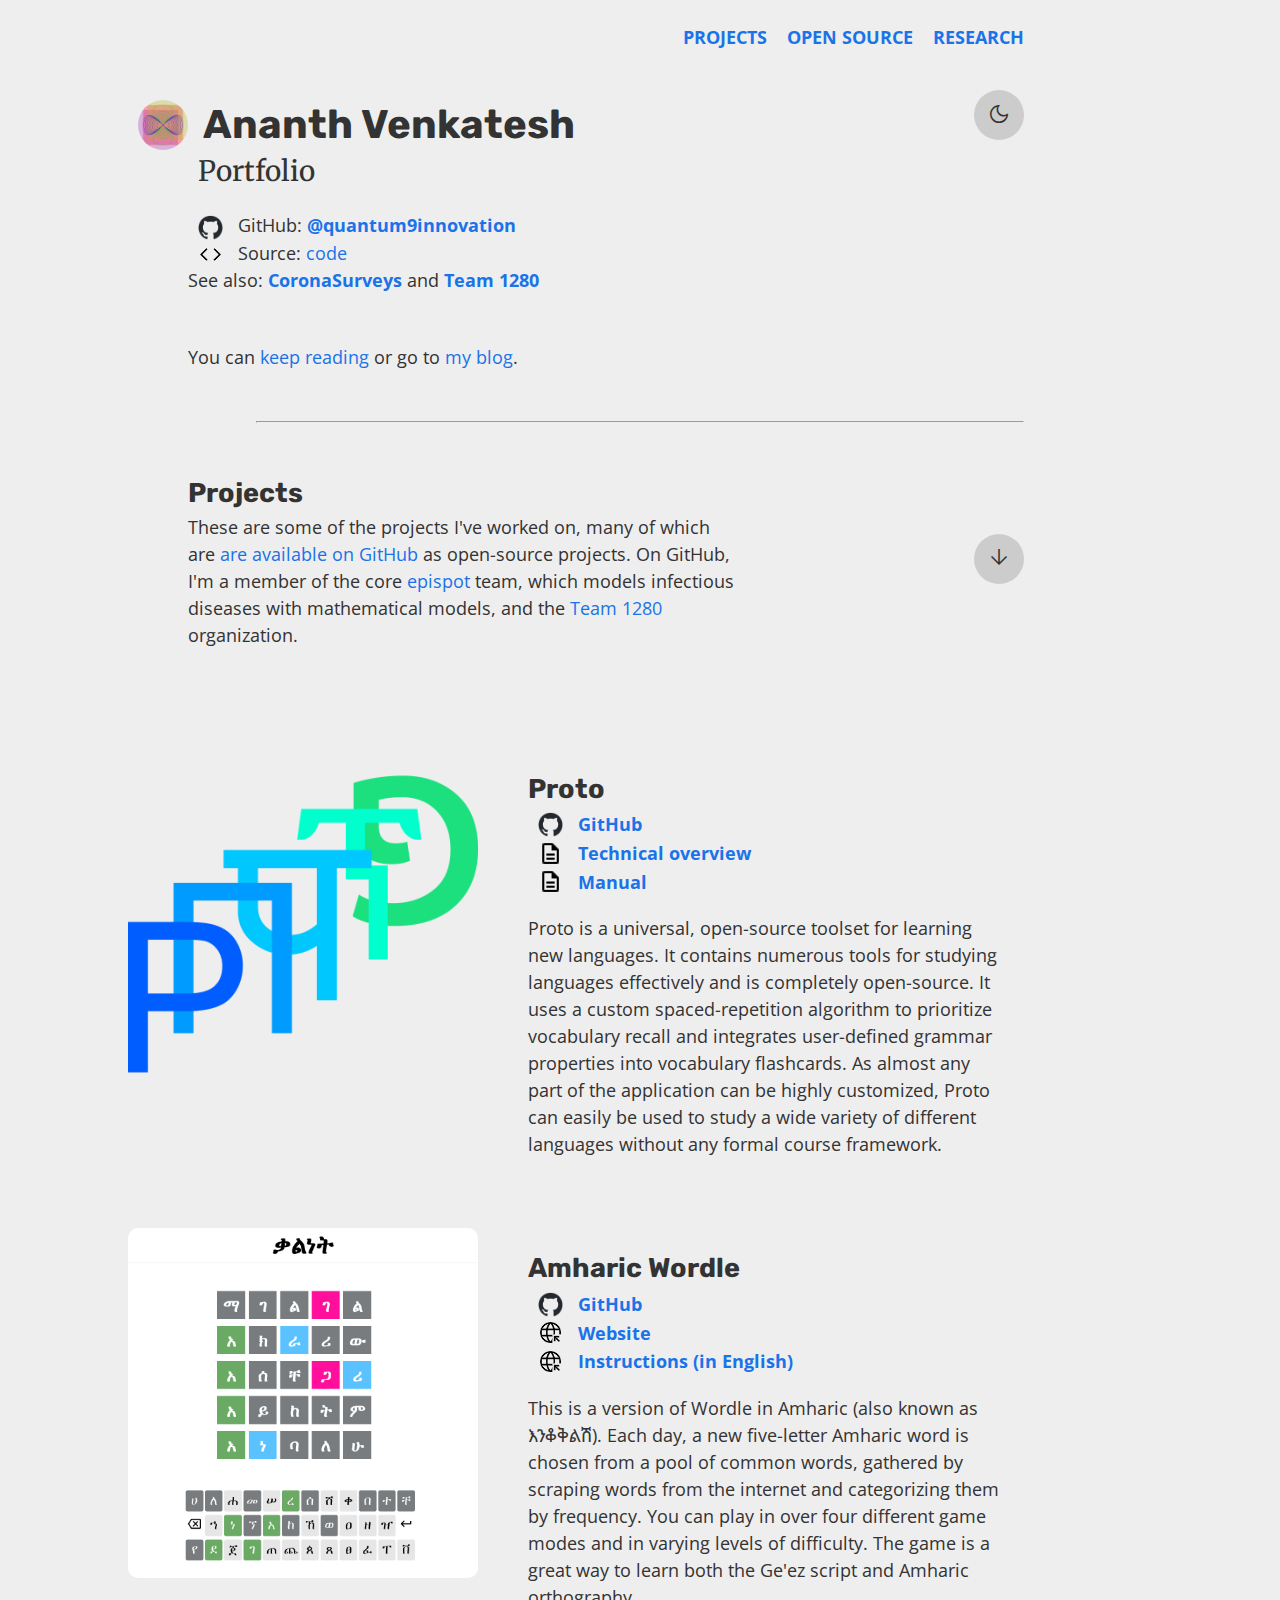
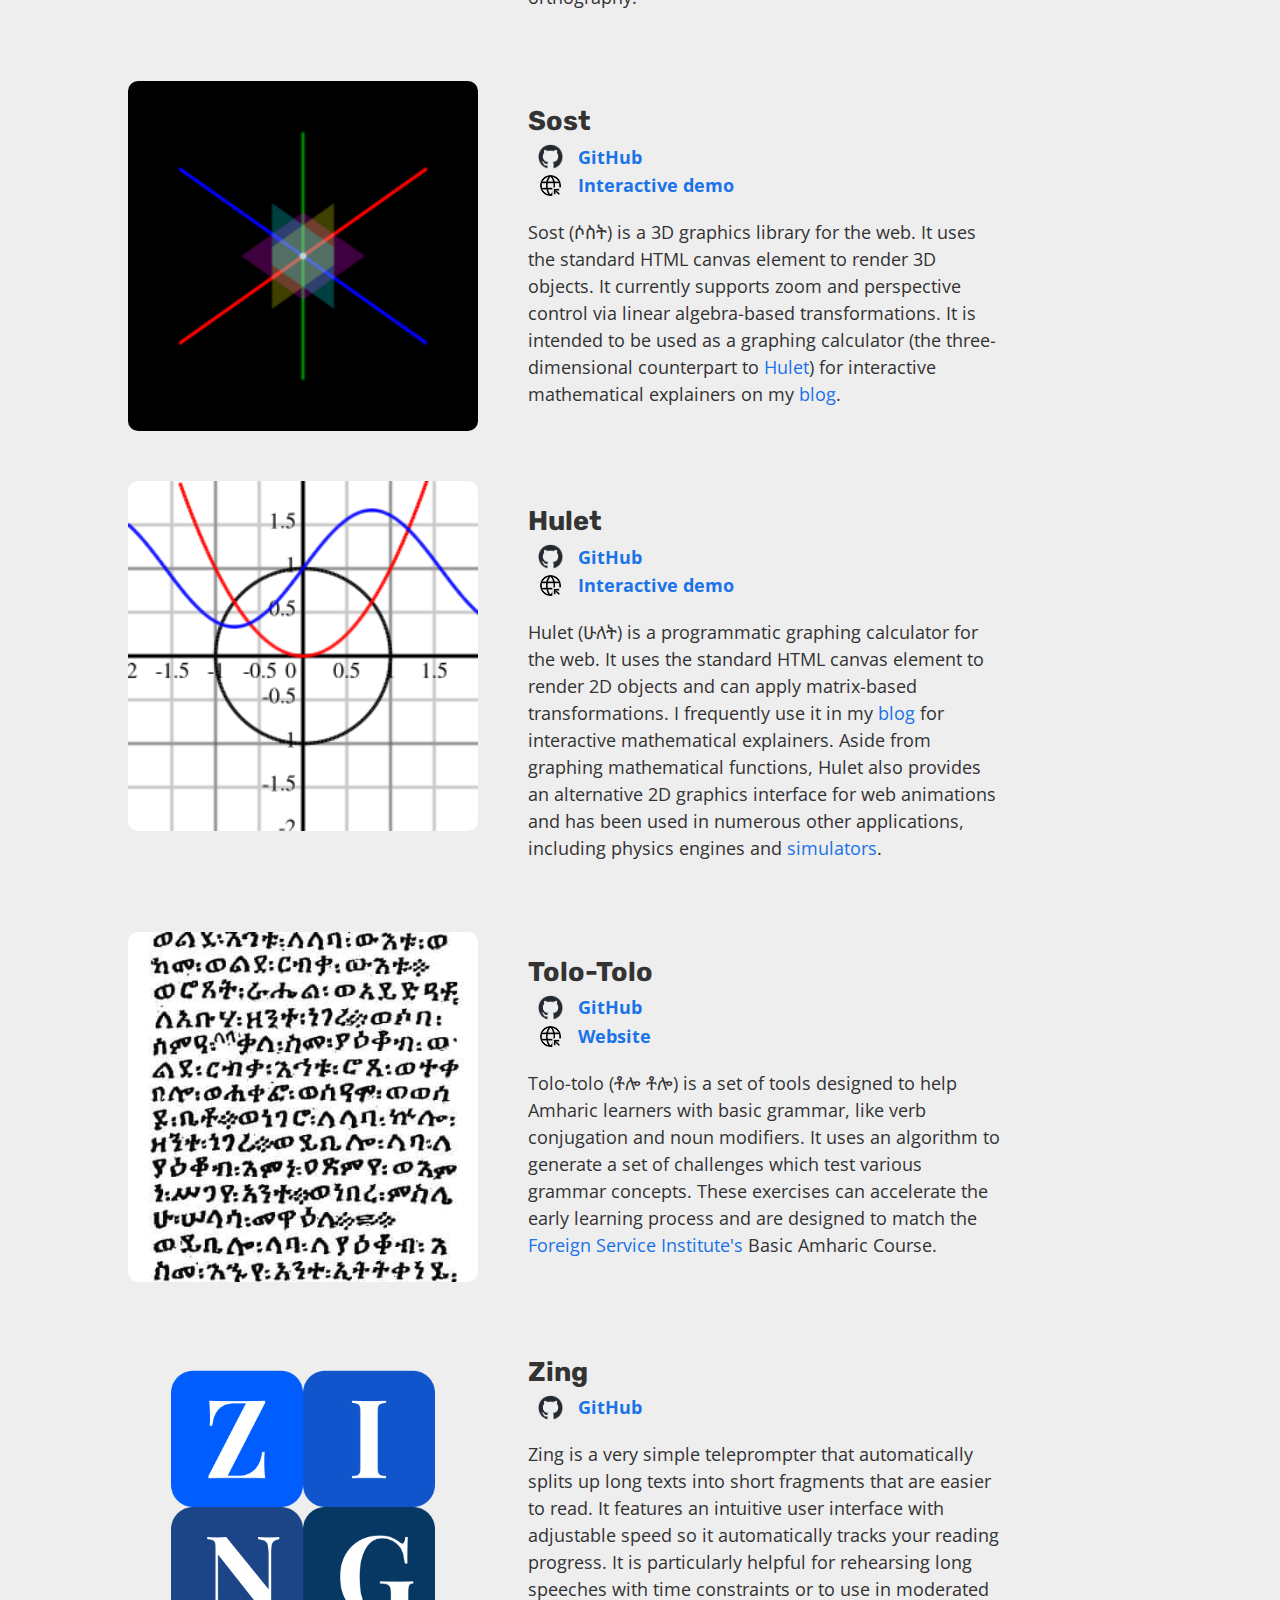
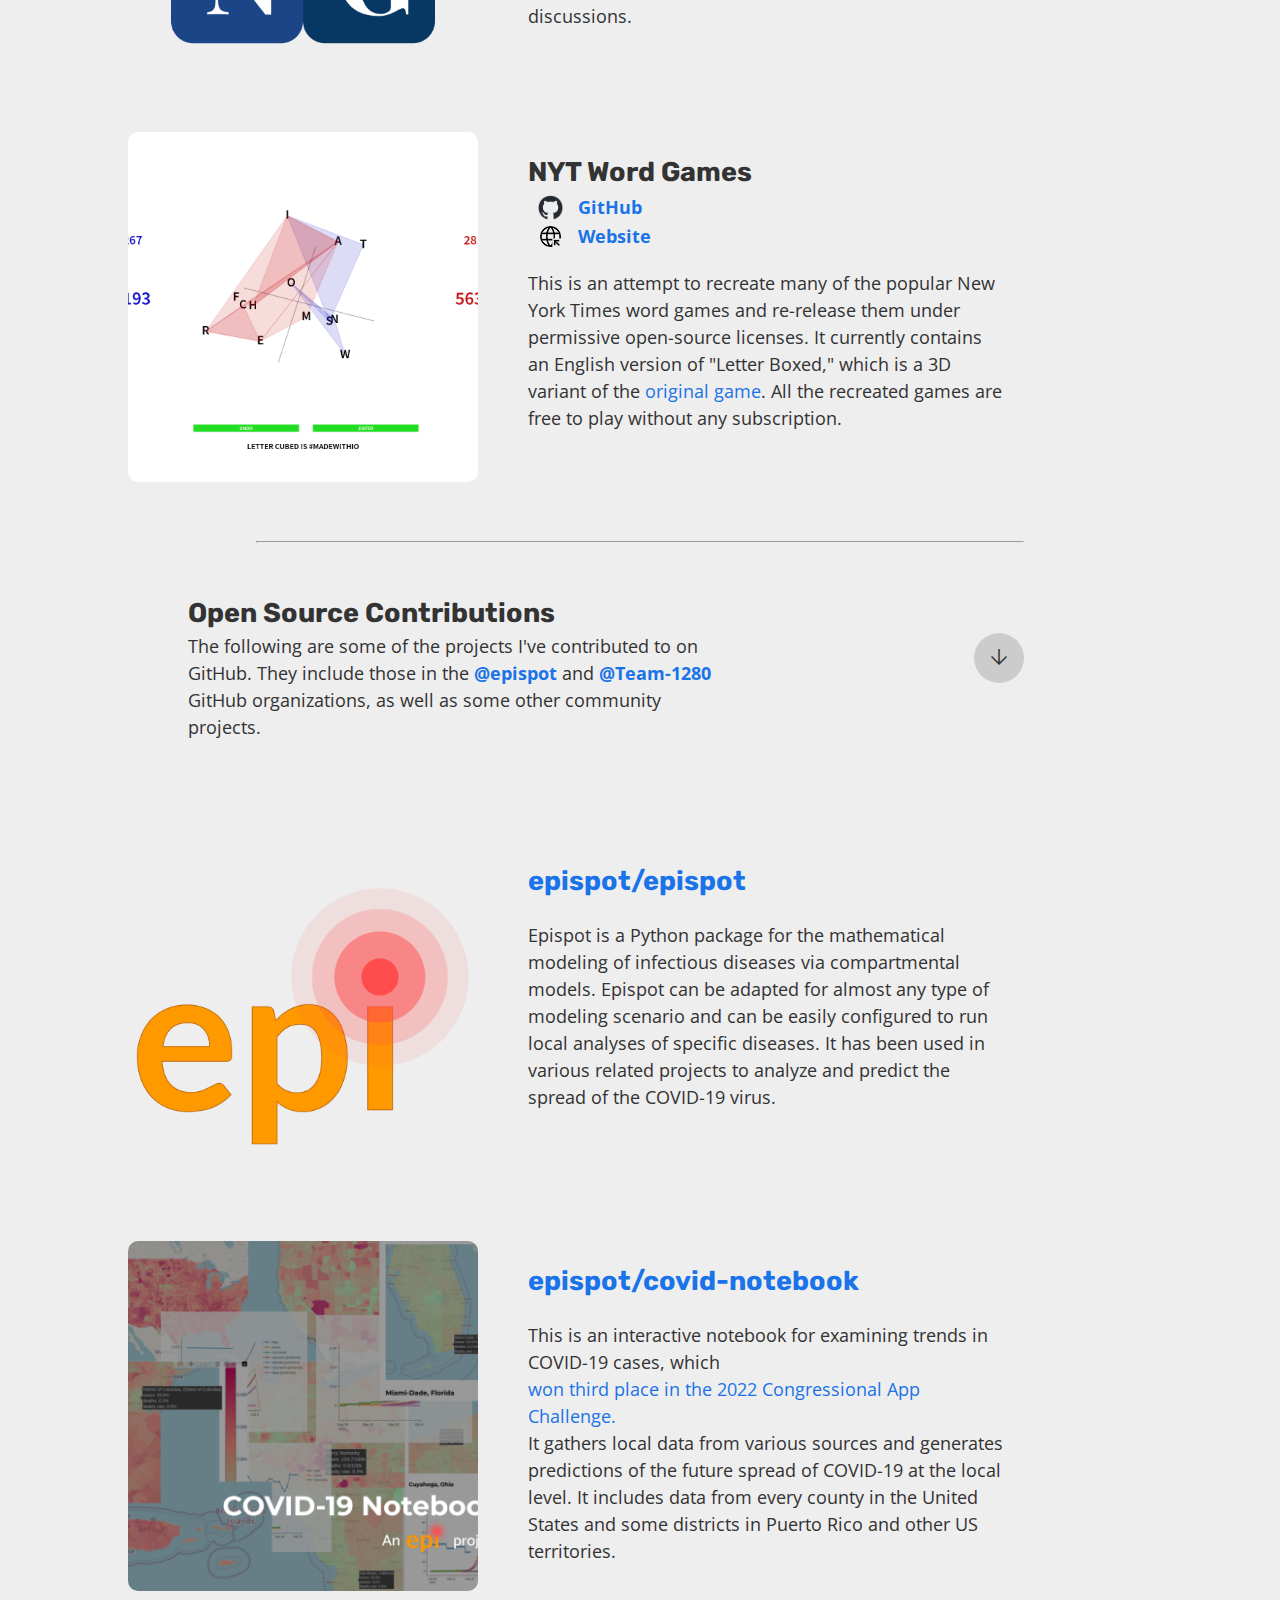
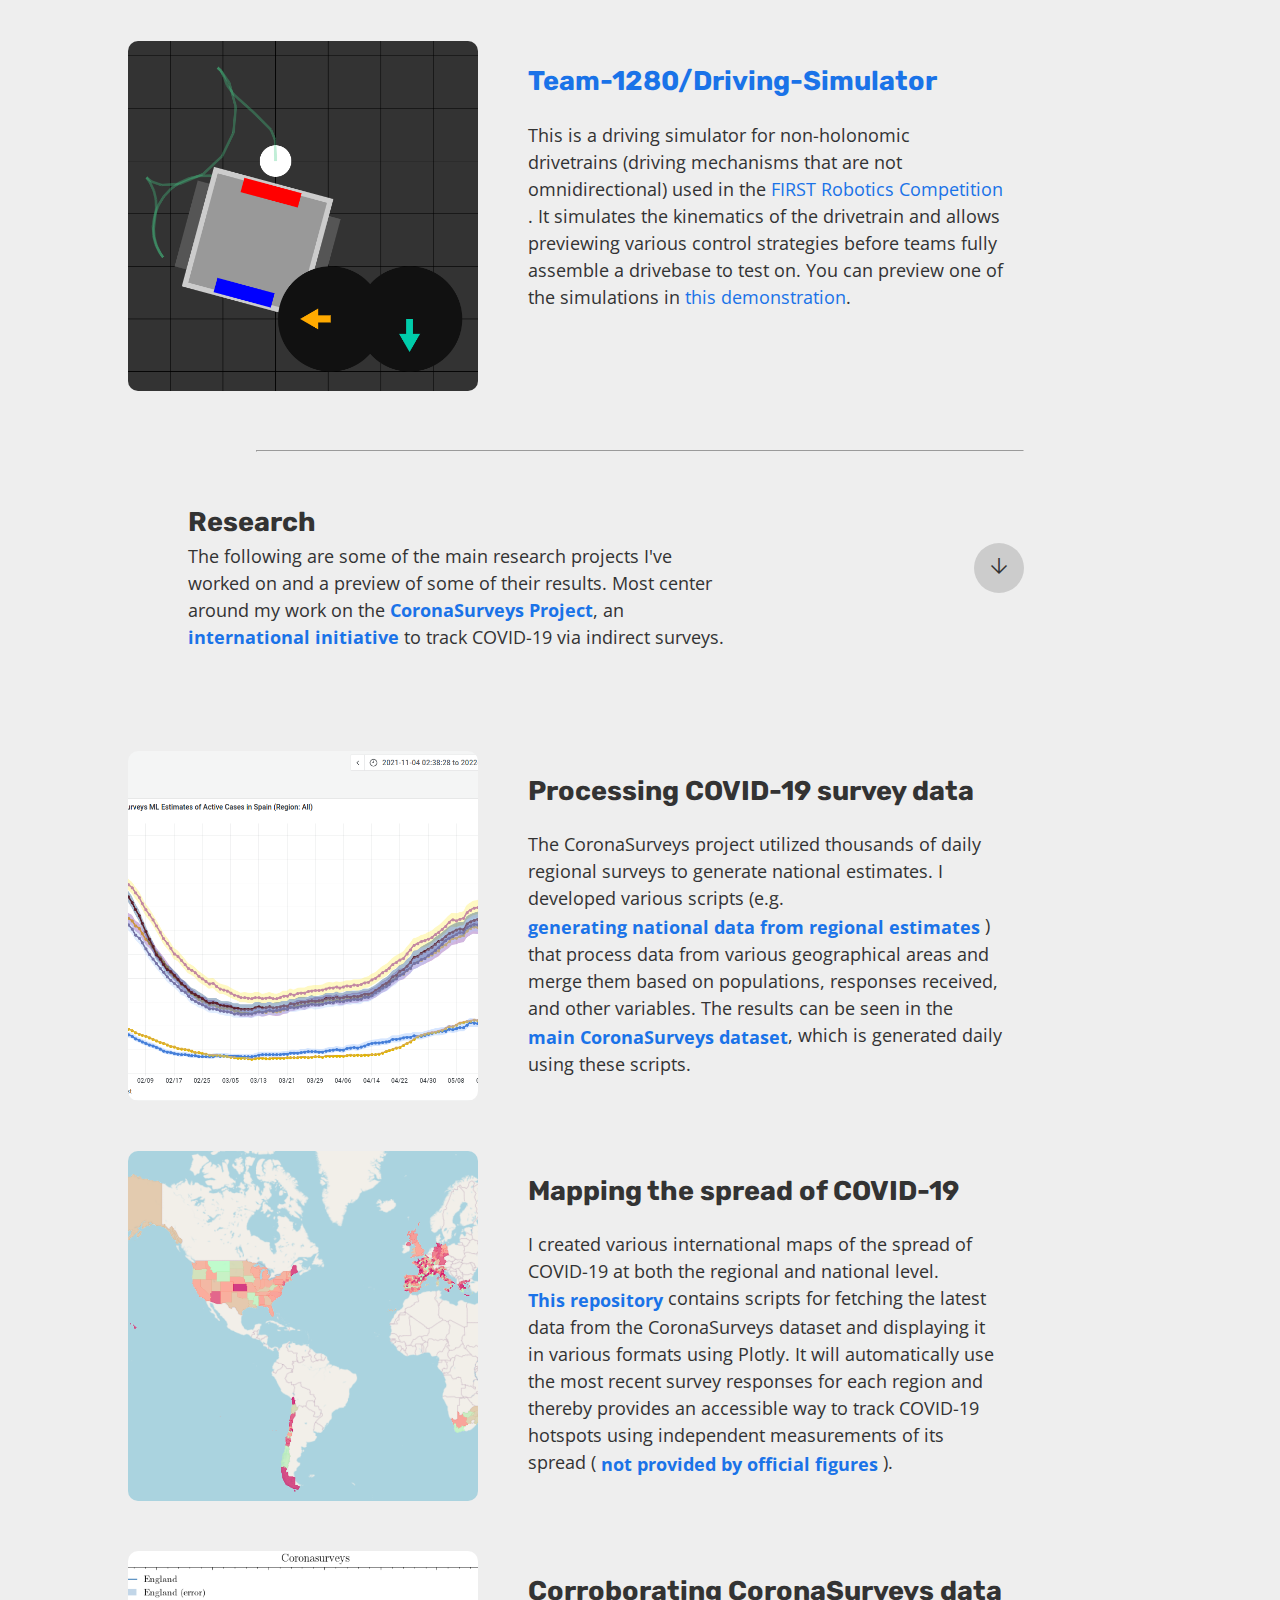
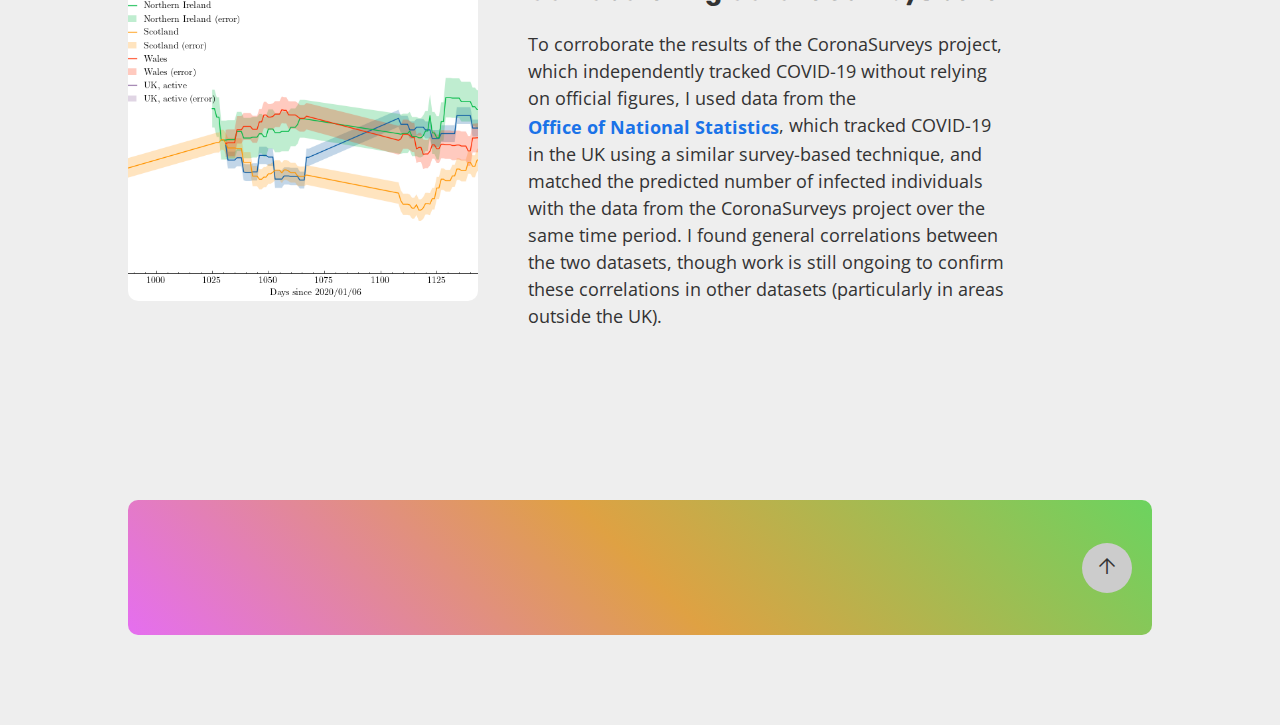
<file: index.html>
<!DOCTYPE html>
<html lang="en">
  <head>
    <meta charset="UTF-8" />
    <meta name="viewport" content="width=device-width, initial-scale=1.0" />
    <title>q9i</title>
    <link rel="preconnect" href="https://fonts.googleapis.com" />
    <link rel="preconnect" href="https://fonts.gstatic.com" crossorigin />
    <link
      href="https://fonts.googleapis.com/css2?family=Rubik:wght@700&display=swap"
      rel="stylesheet"
    />
    <link
      rel="stylesheet"
      href="https://fonts.googleapis.com/css2?family=Material+Symbols+Outlined:opsz,wght,FILL,GRAD@20..48,100..700,0..1,-50..200"
    />
    <link rel="stylesheet" type="text/css" href="./assets/css/reset.css" />
    <link rel="stylesheet" type="text/css" href="./index.css" />
    <link
      rel="apple-touch-icon"
      sizes="180x180"
      href="../static/icons/apple-touch-icon.png"
    />
    <link
      rel="icon"
      type="image/png"
      sizes="32x32"
      href="../static/icons/favicon-32x32.png"
    />
    <link
      rel="icon"
      type="image/png"
      sizes="16x16"
      href="../static/icons/favicon-16x16.png"
    />
    <link rel="manifest" href="../static/icons/site.webmanifest" />
    <script async defer src="./index.js"></script>
  </head>

  <body>
    <div id="nav-bar">
      <a href="#research" id="nav-research">RESEARCH</a>
      <a href="#oss" id="nav-oss">OPEN SOURCE</a>
      <a href="#projects" id="nav-projects">PROJECTS</a>
    </div>
    <button id="switch-theme" class="circle tooltip control"></button>
    <div id="header">
      <img class="circle pfp" src="../static/img/pfp.png" />
      <h1 class="pfp-title" id="title">Ananth Venkatesh</h1>
      <p class="subtitle" id="title-subtitle">Portfolio</p>
    </div>
    <div id="supplement">
      <p>
        <img class="icon" src="../static/img/gh.png" />
        GitHub:
        <a
          target="_blank"
          rel="noopener noreferrer"
          class="tag body-tooltip"
          href="https://github.com/quantum9innovation"
        >
          @quantum9innovation
          <span class="body-tooltip-text">Go to profile</span>
        </a>
      </p>
      <p>
        <img class="icon" src="../static/img/src.png" />
        Source:
        <a
          target="_blank"
          rel="noopener noreferrer"
          class="body-tooltip"
          href="https://github.com/quantum9innovation/quantum9innovation.github.io"
        >
          code
          <span class="body-tooltip-text">For this page</span>
        </a>
      </p>
      <p class="after">
        See also:
        <a
          target="_blank"
          rel="noopener noreferrer"
          class="tag body-tooltip"
          href="https://coronasurveys.org"
        >
          CoronaSurveys
          <span class="body-tooltip-text">See project</span>
        </a>
        and
        <a
          target="_blank"
          rel="noopener noreferrer"
          class="tag body-tooltip"
          href="https://github.com/team-1280"
        >
          Team 1280
          <span class="body-tooltip-text">See GitHub</span>
        </a>
      </p>
    </div>
    <p id="bio">
      You can
      <a class="body-tooltip" href="#projects"
        >keep reading
        <span class="body-tooltip-text">Next section</span>
      </a>
      or go to
      <a
        class="body-tooltip"
        href="https://quantum9innovation.github.io/axiom/"
      >
        my blog
        <span class="body-tooltip-text">The Axiom</span> </a
      >.
    </p>
    <hr />
    <div id="intro">
      <h2 id="projects">Projects</h2>
      <button class="circle tooltip control" id="scroll-projects">
        <span class="material-symbols-outlined"> arrow_downward </span>
        <span class="tooltip-text">See projects</span>
      </button>
      <p>
        These are some of the projects I've worked on, many of which are
        <a
          target="_blank"
          rel="noopener noreferrer"
          class="body-tooltip"
          href="https://github.com/quantum9Innovation?tab=repositories&type=source"
          >are available on GitHub
          <span class="body-tooltip-text">See repos</span>
        </a>
        as open-source projects. On GitHub, I'm a member of the core
        <a
          target="_blank"
          rel="noopener noreferrer"
          class="body-tooltip"
          href="https://github.com/epispot"
          >epispot
          <span class="body-tooltip-text">@epispot</span>
        </a>
        team, which models infectious diseases with mathematical models, and the
        <a
          target="_blank"
          rel="noopener noreferrer"
          class="body-tooltip"
          href="https://github.com/Team-1280"
          >Team 1280
          <span class="body-tooltip-text">@Team-1280</span>
        </a>
        organization.
      </p>
    </div>
    <div id="content">
      <div class="card">
        <a
          target="_blank"
          rel="noopener noreferrer"
          href="https://github.com/quantum9Innovation/proto/blob/main/docs/usage.md"
          ><img class="cover" src="../static/img/proto.png"
        /></a>
        <h2>Proto</h2>
        <img class="icon" src="../static/img/gh.png" />
        <a
          target="_blank"
          rel="noopener noreferrer"
          class="tag"
          href="https://github.com/quantum9innovation/proto"
        >
          GitHub
        </a>
        <br />
        <img class="icon" src="../static/img/doc.png" />
        <a
          target="_blank"
          rel="noopener noreferrer"
          class="tag"
          href="https://github.com/quantum9Innovation/proto/blob/main/docs/philosophy.md"
        >
          Technical overview
        </a>
        <br />
        <img class="icon" src="../static/img/doc.png" />
        <a
          target="_blank"
          rel="noopener noreferrer"
          class="tag"
          href="https://github.com/quantum9Innovation/proto/blob/main/docs/usage.md"
        >
          Manual
        </a>
        <p>
          Proto is a universal, open-source toolset for learning new languages.
          It contains numerous tools for studying languages effectively and is
          completely open-source. It uses a custom spaced-repetition algorithm
          to prioritize vocabulary recall and integrates user-defined grammar
          properties into vocabulary flashcards. As almost any part of the
          application can be highly customized, Proto can easily be used to
          study a wide variety of different languages without any formal course
          framework.
        </p>
      </div>
      <div class="card">
        <a
          target="_blank"
          rel="noopener noreferrer"
          href="https://wordle-am.vercel.app/guide/english.html"
          ><img class="cover" src="../static/img/am.png"
        /></a>
        <h2>Amharic Wordle</h2>
        <img class="icon" src="../static/img/gh.png" />
        <a
          target="_blank"
          rel="noopener noreferrer"
          class="tag"
          href="https://github.com/quantum9innovation/wordle-am"
        >
          GitHub </a
        ><br />
        <img class="icon" src="../static/img/web.png" />
        <a
          target="_blank"
          rel="noopener noreferrer"
          class="tag"
          href="https://wordle-am.vercel.app"
        >
          Website </a
        ><br />
        <img class="icon" src="../static/img/web.png" />
        <a
          target="_blank"
          rel="noopener noreferrer"
          class="tag"
          href="https://wordle-am.vercel.app/guide/english.html"
        >
          Instructions (in English)
        </a>
        <p>
          This is a version of Wordle in Amharic (also known as
          <span class="amh">እንቆቅልሽ</span>). Each day, a new five-letter Amharic
          word is chosen from a pool of common words, gathered by scraping words
          from the internet and categorizing them by frequency. You can play in
          over four different game modes and in varying levels of difficulty.
          The game is a great way to learn both the Ge'ez script and Amharic
          orthography.
        </p>
      </div>
      <div class="card">
        <a
          target="_blank"
          rel="noopener noreferrer"
          href="https://quantum9innovation.github.io/sost/"
          ><img class="cover" src="../static/img/3d.png"
        /></a>
        <h2>Sost</h2>
        <img class="icon" src="../static/img/gh.png" />
        <a
          target="_blank"
          rel="noopener noreferrer"
          class="tag"
          href="https://github.com/quantum9innovation/sost"
        >
          GitHub </a
        ><br />
        <img class="icon" src="../static/img/web.png" />
        <a
          target="_blank"
          rel="noopener noreferrer"
          class="tag"
          href="https://quantum9innovation.github.io/sost/"
        >
          Interactive demo
        </a>
        <p>
          Sost (<span class="amh">ሶስት</span>) is a 3D graphics library for the
          web. It uses the standard HTML canvas element to render 3D objects. It
          currently supports zoom and perspective control via linear
          algebra-based transformations. It is intended to be used as a graphing
          calculator (the three-dimensional counterpart to
          <a href="#card-hulet" class="body-tooltip">
            Hulet
            <span class="body-tooltip-text">Scroll</span> </a
          >) for interactive mathematical explainers on my
          <a
            target="_blank"
            rel="noopener noreferrer"
            class="body-tooltip"
            href="https://quantum9innovation.github.io/axiom"
          >
            blog
            <span class="body-tooltip-text">The Axiom</span> </a
          >.
        </p>
      </div>
      <div id="card-hulet" class="card">
        <a
          target="_blank"
          rel="noopener noreferrer"
          href="https://quantum9innovation.github.io/hulet/"
          ><img class="cover" src="../static/img/2d.png"
        /></a>
        <h2>Hulet</h2>
        <img class="icon" src="../static/img/gh.png" />
        <a
          target="_blank"
          rel="noopener noreferrer"
          class="tag"
          href="https://github.com/quantum9innovation/hulet"
        >
          GitHub </a
        ><br />
        <img class="icon" src="../static/img/web.png" />
        <a
          target="_blank"
          rel="noopener noreferrer"
          class="tag"
          href="https://quantum9innovation.github.io/hulet/"
        >
          Interactive demo
        </a>
        <p>
          Hulet (<span class="amh">ሁለት</span>) is a programmatic graphing
          calculator for the web. It uses the standard HTML canvas element to
          render 2D objects and can apply matrix-based transformations. I
          frequently use it in my
          <a
            target="_blank"
            rel="noopener noreferrer"
            class="body-tooltip"
            href="https://quantum9innovation.github.io/axiom"
          >
            blog
            <span class="body-tooltip-text">The Axiom</span>
          </a>
          for interactive mathematical explainers. Aside from graphing
          mathematical functions, Hulet also provides an alternative 2D graphics
          interface for web animations and has been used in numerous other
          applications, including physics engines and
          <a href="#card-sim" class="body-tooltip">
            simulators
            <span class="body-tooltip-text">Scroll</span> </a
          >.
        </p>
      </div>
      <div class="card">
        <a
          target="_blank"
          rel="noopener noreferrer"
          href="https://quantum9innovation.github.io/tolo-tolo/"
          ><img class="cover" src="../static/img/geez.jpg"
        /></a>
        <h2>Tolo-Tolo</h2>
        <img class="icon" src="../static/img/gh.png" />
        <a
          target="_blank"
          rel="noopener noreferrer"
          class="tag"
          href="https://github.com/quantum9innovation/tolo-tolo"
        >
          GitHub </a
        ><br />
        <img class="icon" src="../static/img/web.png" />
        <a
          target="_blank"
          rel="noopener noreferrer"
          class="tag"
          href="https://quantum9innovation.github.io/tolo-tolo/"
        >
          Website
        </a>
        <p>
          Tolo-tolo (<span class="amh">ቶሎ ቶሎ</span>) is a set of tools designed
          to help Amharic learners with basic grammar, like verb conjugation and
          noun modifiers. It uses an algorithm to generate a set of challenges
          which test various grammar concepts. These exercises can accelerate
          the early learning process and are designed to match the
          <a
            class="body-tooltip"
            target="_blank"
            rel="noopener noreferrer"
            href="https://www.state.gov/foreign-language-training/"
          >
            Foreign Service Institute's
            <span class="body-tooltip-text">See FSI courses</span>
          </a>
          Basic Amharic Course.
        </p>
      </div>
      <div class="card">
        <a
          target="_blank"
          rel="noopener noreferrer"
          href="https://github.com/quantum9Innovation/zing"
          ><img class="cover" src="../static/img/zing.png"
        /></a>
        <h2>Zing</h2>
        <img class="icon" src="../static/img/gh.png" />
        <a
          target="_blank"
          rel="noopener noreferrer"
          class="tag"
          href="https://github.com/quantum9innovation/zing"
        >
          GitHub
        </a>
        <p>
          Zing is a very simple teleprompter that automatically splits up long
          texts into short fragments that are easier to read. It features an intuitive
          user interface with adjustable speed so it automatically tracks your
          reading progress. It is particularly helpful for rehearsing long
          speeches with time constraints or to use in moderated discussions.
        </p>
      </div>
      <div class="card">
        <a
          target="_blank"
          rel="noopener noreferrer"
          href="https://quantum9innovation.github.io/ny-games/letter-cubed/english"
          ><img class="cover" src="../static/img/ny.png"
        /></a>
        <h2>NYT Word Games</h2>
        <img class="icon" src="../static/img/gh.png" />
        <a
          target="_blank"
          rel="noopener noreferrer"
          class="tag"
          href="https://github.com/quantum9innovation/ny-games"
        >
          GitHub
        </a>
        <br />
        <img class="icon" src="../static/img/web.png" />
        <a
          target="_blank"
          rel="noopener noreferrer"
          class="tag"
          href="https://quantum9innovation.github.io/ny-games/letter-cubed/english"
        >
          Website
        </a>
        <p>
          This is an attempt to recreate many of the popular New York Times word
          games and re-release them under permissive open-source licenses. It
          currently contains an English version of "Letter Boxed," which is a 3D
          variant of the
          <a
            target="_blank"
            rel="noopener noreferrer"
            class="body-tooltip"
            href="https://www.nytimes.com/puzzles/letter-boxed"
          >
            original game
            <span class="body-tooltip-text">See on NYT</span> </a
          >. All the recreated games are free to play without any subscription.
        </p>
      </div>
    </div>
    <hr />
    <div id="oss">
      <h2>Open Source Contributions</h2>
      <button class="circle tooltip control" id="scroll-oss">
        <span class="material-symbols-outlined"> arrow_downward </span>
        <span class="tooltip-text">See repos</span>
      </button>
      <p>
        The following are some of the projects I've contributed to on GitHub.
        They include those in the
        <a
          target="_blank"
          rel="noopener noreferrer"
          class="tag body-tooltip"
          href="https://github.com/epispot"
        >
          @epispot
          <span class="body-tooltip-text">See GitHub</span>
        </a>
        and
        <a
          target="_blank"
          rel="noopener noreferrer"
          class="tag body-tooltip"
          href="https://github.com/team-1280"
        >
          @Team-1280
          <span class="body-tooltip-text">See GitHub</span>
        </a>
        GitHub organizations, as well as some other community projects.
      </p>
    </div>
    <div id="oss-content">
      <div class="card">
        <a
          target="_blank"
          rel="noopener noreferrer"
          href="https://github.com/epispot/epispot"
          ><img class="cover" src="../static/img/epi.png"
        /></a>
        <h2>
          <a
            target="_blank"
            rel="noopener noreferrer"
            href="https://github.com/epispot/epispot"
            >epispot/epispot</a
          >
        </h2>
        <p>
          Epispot is a Python package for the mathematical modeling of
          infectious diseases via compartmental models. Epispot can be adapted
          for almost any type of modeling scenario and can be easily configured
          to run local analyses of specific diseases. It has been used in
          various related projects to analyze and predict the spread of the
          COVID-19 virus.
        </p>
      </div>
      <div class="card">
        <a
          target="_blank"
          rel="noopener noreferrer"
          href="https://github.com/epispot/covid-notebook"
          ><img class="cover" src="../static/img/covid.png"
        /></a>
        <h2>
          <a
            target="_blank"
            rel="noopener noreferrer"
            href="https://github.com/epispot/covid-notebook"
            >epispot/covid-notebook</a
          >
        </h2>
        <p>
          This is an interactive notebook for examining trends in COVID-19
          cases, which
          <a
            target="_blank"
            rel="noopener noreferrer"
            class="body-tooltip"
            href="https://desaulnier.house.gov/media-center/press-releases/congressman-desaulnier-announces-2022-congressional-app-challenge-0"
          >
            won third place in the 2022 Congressional App Challenge.
            <span class="body-tooltip-text">See the announcement</span>
          </a>
          It gathers local data from various sources and generates predictions
          of the future spread of COVID-19 at the local level. It includes data
          from every county in the United States and some districts in Puerto
          Rico and other US territories.
        </p>
      </div>
      <div id="card-sim" class="card">
        <a
          target="_blank"
          rel="noopener noreferrer"
          href="https://team-1280.github.io/Driving-Simulator/"
          ><img class="cover" src="../static/img/sim.png"
        /></a>
        <h2>
          <a
            target="_blank"
            rel="noopener noreferrer"
            href="https://github.com/Team-1280/Driving-Simulator"
            >Team-1280/Driving-Simulator</a
          >
        </h2>
        <p>
          This is a driving simulator for non-holonomic drivetrains (driving
          mechanisms that are not omnidirectional) used in the
          <a
            target="_blank"
            rel="noopener noreferrer"
            class="body-tooltip"
            href="https://www.firstinspires.org/robotics/frc"
          >
            FIRST Robotics Competition
            <span class="body-tooltip-text">What is this?</span> </a
          >. It simulates the kinematics of the drivetrain and allows previewing
          various control strategies before teams fully assemble a drivebase to
          test on. You can preview one of the simulations in
          <a
            target="_blank"
            rel="noopener noreferrer"
            class="body-tooltip"
            href="https://team-1280.github.io/Driving-Simulator/"
          >
            this demonstration
            <span class="body-tooltip-text">Go to site</span> </a
          >.
        </p>
      </div>
    </div>
    <hr />
    <div id="research">
      <h2>Research</h2>
      <button class="circle tooltip control" id="scroll-research">
        <span class="material-symbols-outlined"> arrow_downward </span>
        <span class="tooltip-text">View work</span>
      </button>
      <p>
        The following are some of the main research projects I've worked on and
        a preview of some of their results. Most center around my work on the
        <a
          target="_blank"
          rel="noopener noreferrer"
          class="tag body-tooltip"
          href="https://coronasurveys.org"
        >
          CoronaSurveys Project
          <span class="body-tooltip-text">See site</span> </a
        >, an
        <a
          target="_blank"
          rel="noopener noreferrer"
          class="tag body-tooltip"
          href="https://github.com/GCGImdea/coronasurveys"
        >
          international initiative
          <span class="body-tooltip-text">See GitHub</span>
        </a>
        to track COVID-19 via indirect surveys.
      </p>
    </div>
    <div id="research-content">
      <div class="card">
        <a
          target="_blank"
          rel="noopener noreferrer"
          href="https://coronasurveys.org/data/"
          ><img class="cover" src="../static/img/surveys.png"
        /></a>
        <h2>Processing COVID-19 survey data</h2>
        <p>
          The CoronaSurveys project utilized thousands of daily regional surveys
          to generate national estimates. I developed various scripts (e.g.
          <a
            target="_blank"
            rel="noopener noreferrer"
            class="tag body-tooltip"
            href="https://github.com/GCGImdea/coronasurveys/blob/master/code/script-nsum-country-region-2.R"
          >
            generating national data from regional estimates
            <span class="body-tooltip-text">See GitHub source</span>
          </a>
          ) that process data from various geographical areas and merge them
          based on populations, responses received, and other variables. The
          results can be seen in the
          <a
            target="_blank"
            rel="noopener noreferrer"
            class="tag body-tooltip"
            href="https://coronasurveys.org/data/"
          >
            main CoronaSurveys dataset
            <span class="body-tooltip-text">See graphs</span> </a
          >, which is generated daily using these scripts.
        </p>
      </div>
      <div class="card">
        <a
          target="_blank"
          rel="noopener noreferrer"
          href="https://github.com/quantum9Innovation/covid-maps"
          ><img class="cover" src="../static/img/map.png"
        /></a>
        <h2>Mapping the spread of COVID-19</h2>
        <p>
          I created various international maps of the spread of COVID-19 at both
          the regional and national level.
          <a
            target="_blank"
            rel="noopener noreferrer"
            class="tag body-tooltip"
            href="https://github.com/quantum9Innovation/covid-maps"
          >
            This repository
            <span class="body-tooltip-text">See GitHub</span>
          </a>
          contains scripts for fetching the latest data from the CoronaSurveys
          dataset and displaying it in various formats using Plotly. It will
          automatically use the most recent survey responses for each region and
          thereby provides an accessible way to track COVID-19 hotspots using
          independent measurements of its spread (
          <a
            target="_blank"
            rel="noopener noreferrer"
            class="tag body-tooltip"
            href="https://arxiv.org/abs/2005.12783"
          >
            not provided by official figures
            <span class="body-tooltip-text">See whitepaper</span>
          </a>
          ).
        </p>
      </div>
      <div class="card">
        <a
          target="_blank"
          rel="noopener noreferrer"
          href="https://github.com/quantum9Innovation/ons-coronasurveys"
          ><img class="cover" src="../static/img/comp.png"
        /></a>
        <h2>Corroborating CoronaSurveys data</h2>
        <p>
          To corroborate the results of the CoronaSurveys project, which
          independently tracked COVID-19 without relying on official figures, I
          used data from the
          <a
            target="_blank"
            rel="noopener noreferrer"
            class="tag body-tooltip"
            href="https://www.ons.gov.uk/peoplepopulationandcommunity/healthandsocialcare/conditionsanddiseases/bulletins/coronaviruscovid19infectionsurveypilot/previousReleases"
          >
            Office of National Statistics
            <span class="body-tooltip-text">See datasets</span> </a
          >, which tracked COVID-19 in the UK using a similar survey-based
          technique, and matched the predicted number of infected individuals
          with the data from the CoronaSurveys project over the same time
          period. I found general correlations between the two datasets, though
          work is still ongoing to confirm these correlations in other datasets
          (particularly in areas outside the UK).
        </p>
      </div>
    </div>
    <div id="footer">
      <button class="circle tooltip control" id="scroll-top">
        <span class="material-symbols-outlined"> arrow_upward </span>
        <span class="tooltip-text">Back to top</span>
      </button>
    </div>
  </body>
</html>
</file>
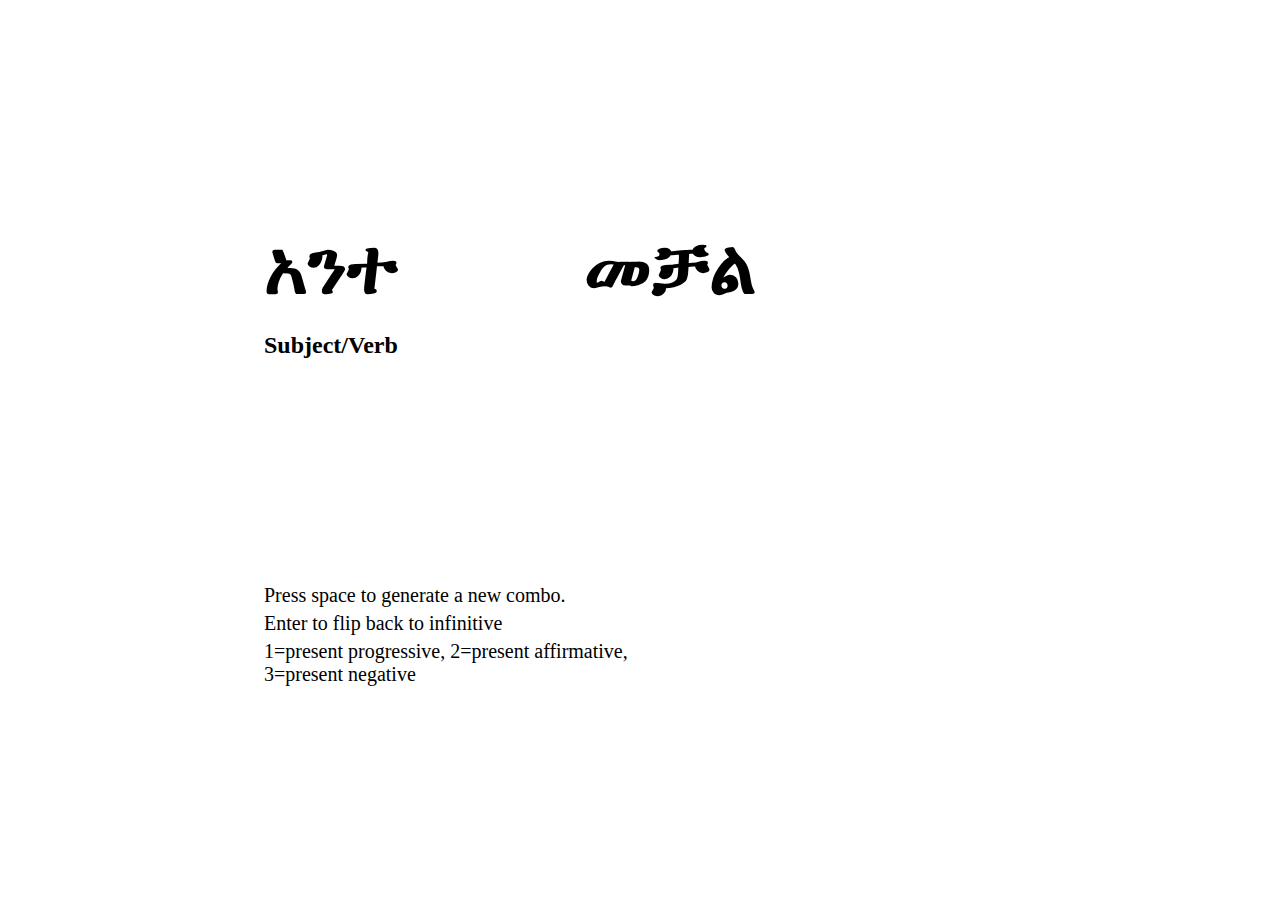
<file: amharic/index.html>
<!DOCTYPE html>
<html>
    <head>

      <meta charset="utf-8">
      <title>Amharic Verb Conjugations</title>

      <link rel="shortcut-icon" href="favicon.png">

    </head>
    
    <style>
        
        body {
            
           margin-top: 25vh; 
            
        }
        
        h1 {
            
            font-size: 75px;
            margin-top: 0px;
            margin-bottom: 0px;
            
        }
        
        #subject {
            
            float: left;
            margin-left: 20vw;
            
        }
        
        #verb {
            
            width: 40vw;
            margin-left: 45vw;
            
        }
        
        #des-left {
            
            margin-left: 20vw;
            
        }
        
        #p-head {
        
            margin-top: 25vh;
            
        }
        
        p {
            
            width: 30vw;
            margin-left: 20vw;
            margin-top: 5px;
            margin-bottom: 0px;
            text-align: left;
            font-size: 20px;
            
        }
        
    </style>
    
    <body>
        
        <h1 id='subject'>[Subject]</h1>
        <h1 id='verb'>[Verb]</h1>
        <h2 id='des-left' >Subject/Verb</h2>
        <p id='p-head'>Press space to generate a new combo.</p>
        <p>Enter to flip back to infinitive</p>
        <p>1=present progressive, 2=present affirmative, 3=present negative</p>
        
    </body>
    
    <script src='fidal.js' ></script>
    <script>
        
        var subjects = ['እኔ', 'አንተ', 'አንቺ', 'እሱ', 'እሷ', 'እኛ', 'እናንተ', 'እነሱ']
        var verbs = ['መሮጥ', 'መስራት', 'ማየት', 'ማብራት', 'ማጥፋት', 'ማሰብ', 'ማውራት', 'መዋኘት', 'መጀመር', 'ማውጣት', 'መተኛት', 'ማንበብ', 'ማስቀመጥ', 'መጫወት', 'መዝጋት', 'መፈለግ', 'መኖር', 'መስማት', 'መማር', 'ማወቅ', 'መሄድ', 'መጨረስ', 'ማግኘት', 'መብላት', 'መንዳት', 'መጠጣት', 'ማምጣት', 'መቻል', 'መደወል', 'ማሳይት', 'መቀበል']
        var possible_irregulars = ['መሳል', 'መቁረተ', 'መጻፍ']
        
        var vowels = ['a', 'u', 'i', 'ā', 'é', 'e', 'o']
        
        var pp_conjugator = function (verb, subject) {
            
            var split_verb = verb.split('')
            var romanized_verb = []
            
            for ( var i = 0; i < split_verb.length; i++ ) {
                for ( var j = 0; j < fidal.length; j+=2 ) {
                    
                    if ( fidal[j] == split_verb[i] ) {
                        romanized_verb.push(fidal[j + 1])
                    }
                    
                }  
            }
            
            var joined_verb = romanized_verb.join('')
            var new_verb = joined_verb.split('')
            var conjugated_verb = ['ʼ', 'e', 'y']
            conjugated_verb.push(new_verb[1])
            
            //Type A (Tested)
            if ( new_verb[new_verb.length - 3] == 'ā' && new_verb[new_verb.length - 2] == 't' && new_verb[new_verb.length - 1] == 'e' ) {
                
                for ( var i = 0; i < new_verb.length - 3; i++ ) {
                    
                    if ( new_verb[i + 1] == 'e' ) {
                        new_verb.splice(i + 1, 1, 'a')  
                    }
                    
                }
                
                for ( var i = 2; i <= new_verb.length - 4; i++ ) {
                    conjugated_verb.push(new_verb[i])
                }
                
                if ( subject == 'እኔ' ) {
                    conjugated_verb.push('ā')
                    conjugated_verb.push('h')
                    conjugated_verb.push('u')
                }
                if ( subject == 'አንተ' ) {
                    conjugated_verb.push('ā')
                    conjugated_verb.push('h')
                    conjugated_verb.push('e')
                }
                if ( subject == 'አንቺ' ) {
                    conjugated_verb.push('ā')
                    conjugated_verb.push('š')
                    conjugated_verb.push('e')
                }
                if ( subject == 'እሱ' ) {
                    conjugated_verb.push('ā')
                }
                if ( subject == 'እሷ' ) {
                    conjugated_verb.push('ā')
                    conjugated_verb.push('č')
                    conjugated_verb.push('e')
                }
                if ( subject == 'እኛ' ) {
                    conjugated_verb.push('ā')
                    conjugated_verb.push('n')
                    conjugated_verb.push('e')
                }
                if ( subject == 'እናንተ' ) {
                    conjugated_verb.push('ā')
                    conjugated_verb.push('č')
                    conjugated_verb.push('e')
                    conjugated_verb.push('h')
                    conjugated_verb.push('u')
                }
                if ( subject == 'እነሱ' ) {
                    conjugated_verb.push('u')
                }
                
            }
            
            //Type B (Tested)
            else if ( (new_verb[new_verb.length - 4] == 'y' || new_verb[new_verb.length - 4] == 'ñ') && new_verb[new_verb.length - 3] == 'a' && new_verb[new_verb.length - 2] == 't' && new_verb[new_verb.length - 1] == 'e' ) {
            
                for ( var i = 0; i < new_verb.length; i++ ) {
                    
                    if ( new_verb[i + 1] == 'e' ) {
                        new_verb.splice(i + 1, 1, 'a')  
                    }
                    
                }
                
                for ( var i = 2; i <= new_verb.length - 4; i++ ) {
                    conjugated_verb.push(new_verb[i])
                }
                
                if ( subject == 'እኔ' ) {
                    conjugated_verb.push('a')
                    conjugated_verb.push('h')
                    conjugated_verb.push('u')
                }
                if ( subject == 'አንተ' ) {
                    conjugated_verb.push('a')
                    conjugated_verb.push('h')
                    conjugated_verb.push('e')
                }
                if ( subject == 'አንቺ' ) {
                    conjugated_verb.push('a')
                    conjugated_verb.push('š')
                    conjugated_verb.push('e')
                }
                if ( subject == 'እሱ' ) {
                    conjugated_verb.push('a')
                }
                if ( subject == 'እሷ' ) {
                    conjugated_verb.push('a')
                    conjugated_verb.push('č')
                    conjugated_verb.push('e')
                }
                if ( subject == 'እኛ' ) {
                    conjugated_verb.push('a')
                    conjugated_verb.push('n')
                    conjugated_verb.push('e')
                }
                if ( subject == 'እናንተ' ) {
                    conjugated_verb.push('ā')
                    conjugated_verb.push('č')
                    conjugated_verb.push('e')
                    conjugated_verb.push('h')
                    conjugated_verb.push('u')
                }
                if ( subject == 'እነሱ' ) {
                    conjugated_verb.push('u')
                }
                
            }
            
            //Type C (Tested)
            else {
                
                for ( var i = 2; i < new_verb.length; i++ ) {
                    if ( new_verb[i] == 'ā' ) {
                        
                        conjugated_verb.push('t')
                        conjugated_verb.push('a')
                        break
                        
                    }
                }
                
                for ( var i = 2; i <= new_verb.length - 2; i++ ) {
                    conjugated_verb.push(new_verb[i])
                }
                
                if ( subject == 'እኔ' ) {
                    conjugated_verb.push('e')
                    conjugated_verb.push('k')
                    conjugated_verb.push('u')
                }
                if ( subject == 'አንተ' ) {
                    conjugated_verb.push('e')
                    conjugated_verb.push('k')
                    conjugated_verb.push('e')
                }
                if ( subject == 'አንቺ' ) {
                    conjugated_verb.push('e')
                    conjugated_verb.push('š')
                    conjugated_verb.push('e')
                }
                if ( subject == 'እሱ' ) {
                    conjugated_verb.push('a')
                }
                if ( subject == 'እሷ' ) {
                    conjugated_verb.push('a')
                    conjugated_verb.push('č')
                    conjugated_verb.push('e')
                }
                if ( subject == 'እኛ' ) {
                    conjugated_verb.push('a')
                    conjugated_verb.push('n')
                    conjugated_verb.push('e')
                }
                if ( subject == 'እናንተ' ) {
                    conjugated_verb.push('ā')
                    conjugated_verb.push('č')
                    conjugated_verb.push('e')
                    conjugated_verb.push('h')
                    conjugated_verb.push('u')
                }
                if ( subject == 'እነሱ' ) {
                    conjugated_verb.push('u')
                }
                
            }
            
            conjugated_verb = conjugated_verb.join('')
            var fidal_conj = []
            
            for ( var i = 0; i < conjugated_verb.length; i+=2 ) {
                
                letter = conjugated_verb[i].concat(conjugated_verb[i + 1])
                for ( var j = 1; j < fidal.length; j+=2 ) {
                    
                    if ( fidal[j] == letter ) {
                        fidal_conj.push(fidal[j - 1])
                    }
                    
                }
                
            }
            
            fidal_conj.push('፡')
            fidal_conj.push('ነ')
            fidal_conj.push('ው')
            
            return fidal_conj.join('');
            
        }
        
        var present_conjugator = function(verb, subject) {
            
            var split_verb = verb.split('')
            var romanized_verb = []
            
            for ( var i = 0; i < split_verb.length; i++ ) {
                for ( var j = 0; j < fidal.length; j+=2 ) {
                    
                    if ( fidal[j] == split_verb[i] ) {
                        romanized_verb.push(fidal[j + 1])
                    }
                    
                }  
            }
            
            var joined_verb = romanized_verb.join('')
            var new_verb = joined_verb.split('')
            var conjugated_verb = []
            
            //Type A (Tested)
            if ( new_verb[new_verb.length - 3] == 'ā' && new_verb[new_verb.length - 2] == 't' && new_verb[new_verb.length - 1] == 'e' ) {
                
                new_verb.splice(new_verb.length - 3, 3, 'e')
                
            }
            
            //Type B (Tested)
            if ( (new_verb[new_verb.length - 4] == 'y' || new_verb[new_verb.length - 4] == 'ñ') && new_verb[new_verb.length - 3] == 'a' && new_verb[new_verb.length - 2] == 't' && new_verb[new_verb.length - 1] == 'e' ) {
            
                new_verb.splice(new_verb.length - 3, 3, 'e')
                
            }
   
            //expand to base letter
            for ( var i = 0; i < new_verb.length - 1; i++ ) {

                if ( new_verb[i + 1] == 'e' ) {
                    new_verb.splice(i + 1, 1, 'a')  
                }

            }

            //detect ma- or me- verb type
            new_verb.splice(0, 1)
            var ma_verb_flag = true

            if ( new_verb[0] != 'ā' ) {

                new_verb.splice(0, 1)
                ma_verb_flag = false

            }

            //check for repeats
            var first_cons = 0
            if ( ma_verb_flag ) {
                first_cons = 1  
            }

            for ( var i = first_cons; i < new_verb.length - 2; i+=2 ) {

                if ( new_verb[i + 2] == new_verb[i] ) {
                    new_verb.splice(i + 2, 2)
                }

            }

            //delete last vowel sound
            new_verb.splice(new_verb.length - 1, 1)

            //add to conjugated verb
            for ( var i = 0; i < new_verb.length; i++ ) {
                conjugated_verb.push(new_verb[i])
            }

            if ( subject == 'እኔ' ) {
                conjugated_verb.push('ā')
                conjugated_verb.push('l')
                conjugated_verb.push('a')
                conjugated_verb.push('h')
                conjugated_verb.push('u')
            }
            if ( subject == 'አንተ' ) {

                if ( !ma_verb_flag ) {
                    conjugated_verb.unshift('e')
                }
                conjugated_verb.unshift('t')

                conjugated_verb.push('ā')
                conjugated_verb.push('l')
                conjugated_verb.push('a')
                conjugated_verb.push('h')
                conjugated_verb.push('e')
                
            }
            if ( subject == 'አንቺ' ) {
                
                if ( !ma_verb_flag ) {
                    conjugated_verb.unshift('e')
                }
                conjugated_verb.unshift('t')

                if ( conjugated_verb[conjugated_verb.length - 1] == 'd' ) {
                    conjugated_verb.splice(conjugated_verb.length - 1, 1, 'j')
                }
                else if ( conjugated_verb[conjugated_verb.length - 1] == 's' ) {
                    conjugated_verb.splice(conjugated_verb.length - 1, 1, 'š')
                    conjugated_verb.push('i')
                    conjugated_verb.push('y')
                }
                else if ( conjugated_verb[conjugated_verb.length - 1] == 'ṭ' ) {
                    conjugated_verb.splice(conjugated_verb.length - 1, 1, 'ċ')
                }
                else if ( conjugated_verb[conjugated_verb.length - 1] == 'l' ) {
                    conjugated_verb.splice(conjugated_verb.length - 1, 1, 'y')
                }
                else if ( conjugated_verb[conjugated_verb.length - 1] == 'y' || conjugated_verb[conjugated_verb.length - 1] == 'ñ' ) {
                    //do nothing
                }
                else {
                    conjugated_verb.push('i')
                    conjugated_verb.push('y')
                }

                conjugated_verb.push('ā')
                conjugated_verb.push('l')
                conjugated_verb.push('a')
                conjugated_verb.push('š')
                conjugated_verb.push('e')

            }
            if ( subject == 'እሱ' ) {

                if ( !ma_verb_flag ) {
                    conjugated_verb.unshift('e')
                }
                conjugated_verb.unshift('y')

                conjugated_verb.push('ā')
                conjugated_verb.push('l')
                conjugated_verb.push('e')
            }
            if ( subject == 'እሷ' ) {

                if ( !ma_verb_flag ) {
                    conjugated_verb.unshift('e')
                }
                conjugated_verb.unshift('t')

                conjugated_verb.push('ā')
                conjugated_verb.push('l')
                conjugated_verb.push('a')
                conjugated_verb.push('č')
                conjugated_verb.push('e')
            }
            if ( subject == 'እኛ' ) {

                if ( !ma_verb_flag ) {
                    conjugated_verb.unshift('e')
                }
                conjugated_verb.unshift('n')
                conjugated_verb.unshift('e')
                conjugated_verb.unshift('ʼ')

                conjugated_verb.push('ā')
                conjugated_verb.push('l')
                conjugated_verb.push('e')
                conjugated_verb.push('n')
                conjugated_verb.push('e')
            }
            if ( subject == 'እናንተ' ) {

                if ( !ma_verb_flag ) {
                    conjugated_verb.unshift('e')
                }
                conjugated_verb.unshift('t')

                conjugated_verb.push('ā')
                conjugated_verb.push('l')
                conjugated_verb.push('ā')
                conjugated_verb.push('č')
                conjugated_verb.push('e')
                conjugated_verb.push('h')
                conjugated_verb.push('u')
            }
            if ( subject == 'እነሱ' ) {

                if ( !ma_verb_flag ) {
                    conjugated_verb.unshift('e')
                }
                conjugated_verb.unshift('y')

                conjugated_verb.push('ā')
                conjugated_verb.push('l')
                conjugated_verb.push('u')
                
            }
            
            conjugated_verb = conjugated_verb.join('')
            var fidal_conj = []
            
            for ( var i = 0; i < conjugated_verb.length; i+=2 ) {
                
                letter = conjugated_verb[i].concat(conjugated_verb[i + 1])
                for ( var j = 1; j < fidal.length; j+=2 ) {
                    
                    if ( fidal[j] == letter ) {
                        fidal_conj.push(fidal[j - 1])
                    }
                    
                }
                
            }
            
            return fidal_conj.join('')
            
        }
        
        var present_neg_conjugator = function(verb, subject) {
            
            var split_verb = verb.split('')
            var romanized_verb = []
            
            for ( var i = 0; i < split_verb.length; i++ ) {
                for ( var j = 0; j < fidal.length; j+=2 ) {
                    
                    if ( fidal[j] == split_verb[i] ) {
                        romanized_verb.push(fidal[j + 1])
                    }
                    
                }  
            }
            
            var joined_verb = romanized_verb.join('')
            var new_verb = joined_verb.split('')
            var conjugated_verb = []
            
            //Type A (Tested)
            var at_verb_flag = false
            if ( new_verb[new_verb.length - 3] == 'ā' && new_verb[new_verb.length - 2] == 't' && new_verb[new_verb.length - 1] == 'e' ) {
                
                new_verb.splice(new_verb.length - 3, 3, 'e')
                at_verb_flag = true
                
            }
            
            //Type B (Tested)
            if ( (new_verb[new_verb.length - 4] == 'y' || new_verb[new_verb.length - 4] == 'ñ') && new_verb[new_verb.length - 3] == 'a' && new_verb[new_verb.length - 2] == 't' && new_verb[new_verb.length - 1] == 'e' ) {
            
                new_verb.splice(new_verb.length - 3, 3, 'e')
                
            }
   
            //expand to base letter
            for ( var i = 0; i < new_verb.length - 1; i++ ) {

                if ( new_verb[i + 1] == 'e' ) {
                    new_verb.splice(i + 1, 1, 'a')  
                }

            }

            //detect ma- or me- verb type
            new_verb.splice(0, 1)
            var ma_verb_flag = true

            if ( new_verb[0] != 'ā' ) {

                new_verb.splice(0, 1)
                ma_verb_flag = false

            }

            //check for repeats
            var first_cons = 0
            if ( ma_verb_flag ) {
                first_cons = 1  
            }

            for ( var i = first_cons; i < new_verb.length - 2; i+=2 ) {

                if ( new_verb[i + 2] == new_verb[i] ) {
                    new_verb.splice(i + 2, 2)
                }

            }

            //delete last vowel sound
            new_verb.splice(new_verb.length - 1, 1)

            //add to conjugated verb
            for ( var i = 0; i < new_verb.length; i++ ) {
                conjugated_verb.push(new_verb[i])
            }

            if ( subject == 'እኔ' ) {
                
                if ( !ma_verb_flag ) {
                    conjugated_verb.unshift('e')
                }
                
                conjugated_verb.unshift('l')
                conjugated_verb.unshift('a')
                conjugated_verb.unshift('ʼ')
                
                if ( at_verb_flag ) {
                    conjugated_verb.push('ā')
                }
                else {
                    conjugated_verb.push('e')
                }
                
                conjugated_verb.push('m')
                conjugated_verb.push('e')
            }
            if ( subject == 'አንተ' ) {

                if ( !ma_verb_flag ) {
                    conjugated_verb.unshift('e')
                }
                
                conjugated_verb.unshift('t')
                conjugated_verb.unshift('a')
                conjugated_verb.unshift('ʼ')
                
                if ( at_verb_flag ) {
                    conjugated_verb.push('ā')
                }
                else {
                    conjugated_verb.push('e')
                }
                
                conjugated_verb.push('m')
                conjugated_verb.push('e')
            }
            if ( subject == 'አንቺ' ) {
                
                if ( !ma_verb_flag ) {
                    conjugated_verb.unshift('e')
                }
                
                conjugated_verb.unshift('t')
                conjugated_verb.unshift('a')
                conjugated_verb.unshift('ʼ')

                if ( conjugated_verb[conjugated_verb.length - 1] == 'd' ) {
                    conjugated_verb.splice(conjugated_verb.length - 1, 1, 'j')
                }
                else if ( conjugated_verb[conjugated_verb.length - 1] == 's' ) {
                    conjugated_verb.splice(conjugated_verb.length - 1, 1, 'š')
                }
                else if ( conjugated_verb[conjugated_verb.length - 1] == 'ṭ' ) {
                    conjugated_verb.splice(conjugated_verb.length - 1, 1, 'ċ')
                }
                else if ( conjugated_verb[conjugated_verb.length - 1] == 'l' ) {
                    conjugated_verb.splice(conjugated_verb.length - 1, 1, 'y')
                }
               
                conjugated_verb.push('i')
                conjugated_verb.push('m')
                conjugated_verb.push('e')

            }
            if ( subject == 'እሱ' ) {
                
                if ( !ma_verb_flag ) {
                    conjugated_verb.unshift('e')
                }

                conjugated_verb.unshift('y')
                conjugated_verb.unshift('a')
                conjugated_verb.unshift('ʼ')
                
                if ( at_verb_flag ) {
                    conjugated_verb.push('ā')
                }
                else {
                    conjugated_verb.push('e')
                }
                
                conjugated_verb.push('m')
                conjugated_verb.push('e')
            }
            if ( subject == 'እሷ' ) {
                
                if ( !ma_verb_flag ) {
                    conjugated_verb.unshift('e')
                }

                conjugated_verb.unshift('t')
                conjugated_verb.unshift('a')
                conjugated_verb.unshift('ʼ')
                
                if ( at_verb_flag ) {
                    conjugated_verb.push('ā')
                }
                else {
                    conjugated_verb.push('e')
                }
                
                conjugated_verb.push('m')
                conjugated_verb.push('e')
            }
            if ( subject == 'እኛ' ) {
                
                if ( !ma_verb_flag ) {
                    conjugated_verb.unshift('e')
                }

                conjugated_verb.unshift('n')
                conjugated_verb.unshift('a')
                conjugated_verb.unshift('ʼ')
                
                if ( at_verb_flag ) {
                    conjugated_verb.push('ā')
                }
                else {
                    conjugated_verb.push('e')
                }
                
                conjugated_verb.push('m')
                conjugated_verb.push('e')
            }
            if ( subject == 'እናንተ' ) {
                
                if ( !ma_verb_flag ) {
                    conjugated_verb.unshift('e')
                }
                
                conjugated_verb.unshift('t')
                conjugated_verb.unshift('a')
                conjugated_verb.unshift('ʼ')

                conjugated_verb.push('u')
                conjugated_verb.push('m')
                conjugated_verb.push('e')
            }
            if ( subject == 'እነሱ' ) {
                
                if ( !ma_verb_flag ) {
                    conjugated_verb.unshift('e')
                }

                conjugated_verb.unshift('y')
                conjugated_verb.unshift('a')
                conjugated_verb.unshift('ʼ')
                
                conjugated_verb.push('u')
                conjugated_verb.push('m')
                conjugated_verb.push('e')
                
            }
            
            conjugated_verb = conjugated_verb.join('')
            var fidal_conj = []
            
            for ( var i = 0; i < conjugated_verb.length; i+=2 ) {
                
                letter = conjugated_verb[i].concat(conjugated_verb[i + 1])
                for ( var j = 1; j < fidal.length; j+=2 ) {
                    
                    if ( fidal[j] == letter ) {
                        fidal_conj.push(fidal[j - 1])
                    }
                    
                }
                
            }
            
            return fidal_conj.join('')
            
        }
        
        var random_subject = subjects[Math.floor(Math.random() * subjects.length)] 
        var random_verb = verbs[Math.floor(Math.random() * verbs.length)] 
        
        var html_subject = document.getElementById('subject')
        var html_verb = document.getElementById('verb')
        
        html_subject.innerHTML = random_subject
        html_verb.innerHTML = random_verb
        
        document.body.onkeyup = function(e){
            
            if ( e.keyCode == 32 ){
                
                random_subject = subjects[Math.floor(Math.random() * subjects.length)] 
                random_verb = verbs[Math.floor(Math.random() * verbs.length)] 

                html_subject.innerHTML = random_subject
                html_verb.innerHTML = random_verb
                html_verb.style.color = '#000000'
                
            }
            
            if ( e.keyCode == 13 ) {
                
                html_verb.innerHTML = random_verb
                html_verb.style.color = '#000000'
                
            }
            
            if ( e.keyCode == 49 ){
            
                html_verb.innerHTML = pp_conjugator(random_verb, random_subject)
                html_verb.style.color = '#22ee44'
                
            }
            
            if ( e.keyCode == 50 ){
            
                html_verb.innerHTML = present_conjugator(random_verb, random_subject)
                html_verb.style.color = '#22ee44'
                
            }
            
            if ( e.keyCode == 51 ){
            
                html_verb.innerHTML = present_neg_conjugator(random_verb, random_subject)
                html_verb.style.color = '#22ee44'
                
            }
            
        }
        
    </script>
    
</html>
</file>
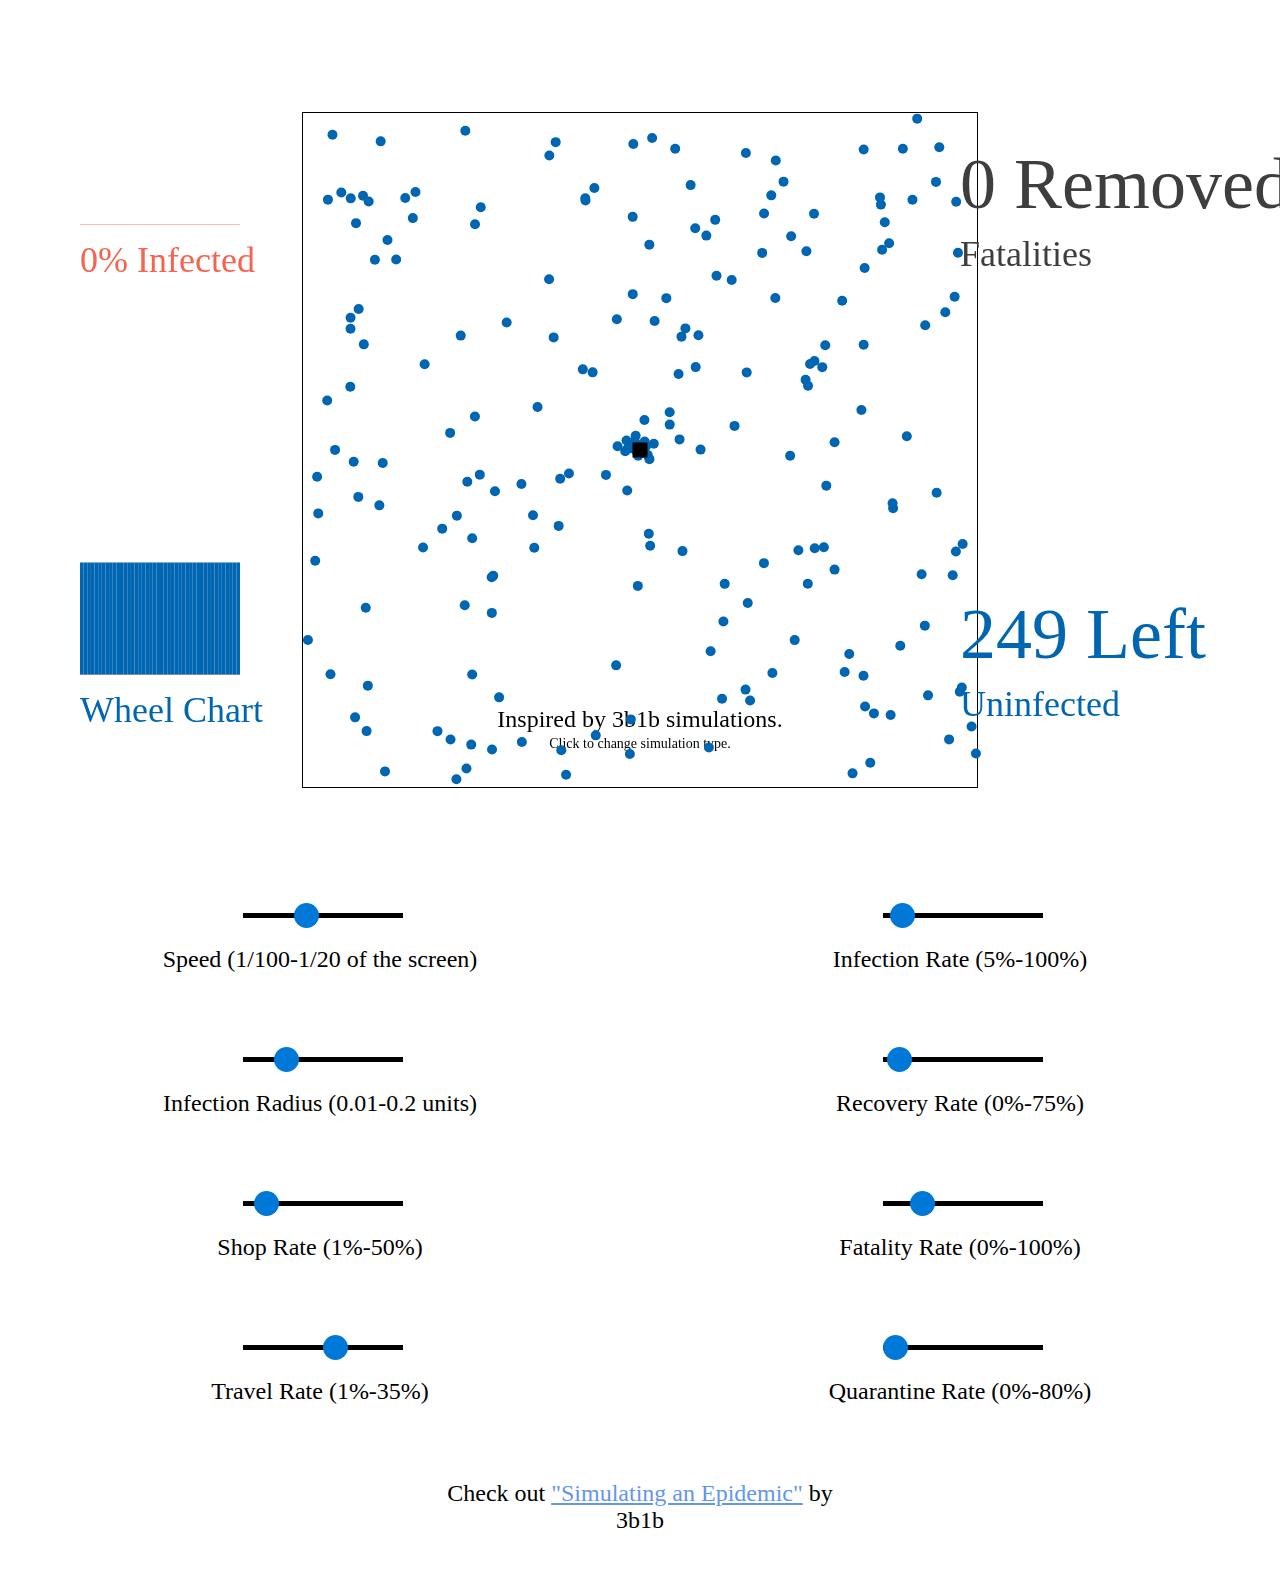
<file: disease/index.html>
<!DOCTYPE html>
<html>
    <head>

      <meta charset='utf-8'>
      <title>Disease Simulation</title>

      <link rel='shortcut icon' href='https://specsonline.com/wp-content/uploads/2019/07/008066095695.jpg'>

    </head>
    <style>

        body {     
            
            margin: 0px;
            background: white;
            overflow-x: hidden
        
        }
        #citation {
            
            margin: auto;
            margin-top: 50px;
            margin-bottom: 50px;
            font-size: 24px;
            font-family: serif;
            color: black;
            text-align: center;
            width: 33%;
            
        }
        a {
            
            color: cornflowerblue;
            
        }
        
        ::-webkit-scrollbar {
          width: 15px;
        }
        ::-webkit-scrollbar-track {
          background: #333333;
        }
        ::-webkit-scrollbar-thumb {
          background: #555555;
        }
        ::-webkit-scrollbar-thumb:hover {
          background: #777777;
        }
        
        
        #sliderContainer1 {
            
            background: white;
            margin: 0px;
            width: 50%;
            float: left
            
        }
        #sliderContainer2 {
            
            background: white;
            margin: 0px;
            width: 50%;
            float: right
            
        }
        
        .sliderDescriptions {
            
            text-align: center;
            font-family: serif;
            font-size: 24px;
            color: black;
            margin-bottom: 75px
            
        }
        
        .slider {
            -webkit-appearance: none;
            appearance: none;
            width: 25%;
            height: 5px;
            margin-left: 38%;
            background: black;
            margin-bottom: 0px;
        }
        .slider::-webkit-slider-thumb {
            -webkit-appearance: none;
            appearance: none;
            width: 25px;
            height: 25px;
            background: #0078d7;
            cursor: pointer;
            border-radius: 50%;
        }
        .slider::-moz-range-thumb {
            width: 25px;
            height: 25px;
            background: #0078d7;
            cursor: pointer;
            border-radius: 50%;
        }

    </style>
    <body>
        
        <canvas id='me' >      
            Upgrade to a modern browser (like Vivaldi) to view or upgrade your current browser.     
        </canvas>
        
        
        <div id="sliderContainer1" >
            
            <input type="range" min="0" max="100" value="38" class="slider" id="speed">
            <p class="sliderDescriptions" >Speed (1/100-1/20 of the screen)</p>
            
            <input type="range" min="0" max="100" value="23" class="slider" id="radius">
            <p class="sliderDescriptions" >Infection Radius (0.01-0.2 units)</p>
            
            <input type="range" min="0" max="100" value="8" class="slider" id="shop_rate">
            <p class="sliderDescriptions" >Shop Rate (1%-50%)</p>
            
            <input type="range" min="0" max="100" value="59" class="slider" id="travel_rate">
            <p class="sliderDescriptions" >Travel Rate (1%-35%)</p>
            
        </div>
        <div id="sliderContainer2" >
            
            <input type="range" min="0" max="100" value="5" class="slider" id="i_rate">
            <p class="sliderDescriptions" >Infection Rate (5%-100%)</p>
            
            <input type="range" min="0" max="100" value="3" class="slider" id="r_rate">
            <p class="sliderDescriptions" >Recovery Rate (0%-75%)</p>
            
            <input type="range" min="0" max="100" value="20" class="slider" id="f_rate">
            <p class="sliderDescriptions" >Fatality Rate (0%-100%)</p>
            
            <input type="range" min="0" max="100" value="0" class="slider" id="q_rate">
            <p class="sliderDescriptions" >Quarantine Rate (0%-80%)</p>
            
        </div>

        <p id="citation" >Check out <a href="https://www.youtube.com/watch?v=gxAaO2rsdIs" >"Simulating an Epidemic"</a> by 3b1b</p>
        
    </body>
    <script>

        //get canvas variables
        var c = document.getElementById('me').getContext('2d')
        c.canvas.width = window.innerWidth
        c.canvas.height = window.innerHeight
        var w = c.canvas.width
        var h = c.canvas.height
        var s = Math.min(w, h)
        
        
        //initialize global variables needed for simulation
        var infected = 0//ever infected
        var fatalities = 0//fatality count
        var trio = [0, 0, 0]//data
        var state = 1//simulations
        var states = 3//number of simulations
        
        var CreateParticles = function(number, particles, properties)//use this to create an array of particles
        {
            
            for ( var i = 0; i < number; i++ )
            {
                particles.push([Math.random(), Math.random(), 0, 0, ...properties])   
            }
            
        }
        
        var ReFrame = function(particles, Draw, Compare, Metrics, boost, speedboost, bubble)//call this every frame in the `refresh` function
        {
            
            for ( var i = 0; i < particles.length; i++ )
            {
                
                Draw(particles[i])
                Metrics(particles[i])
                
                particles[i][0] += boost * particles[i][2]
                particles[i][1] += boost * particles[i][3]
                
                particles[i][2] += 2 * speedboost * (Math.random() - 0.5)
                particles[i][3] += 2 * speedboost * (Math.random() - 0.5)
                
                for ( var j = 0; j < particles.length; j++ )
                {
                    
                    if ( i != j )
                    {
                        
                        if ( Math.sqrt(Math.pow(particles[i][0]-particles[j][0], 2)+Math.pow(particles[i][1]-particles[j][1], 2)) <= bubble )
                        {
                            particles[i][2] = -particles[i][2]
                            particles[i][3] = -particles[i][3]
                        }
                        
                    }
                   
                    Compare(particles[i], particles[j])
                    
                }
                
                if ( particles[i][0] < 0 ){
                    particles[i][0] = 0
                    particles[i][2] = -particles[i][2]
                }
                if ( particles[i][0] > 1 ){
                    particles[i][0] = 1
                    particles[i][2] = -particles[i][2]
                }
                if ( particles[i][1] < 0 ){
                    particles[i][1] = 0
                    particles[i][3] = -particles[i][3]
                }
                if ( particles[i][1] > 1 ){
                    particles[i][1] = 1
                    particles[i][3] = -particles[i][3]
                }
                
            }
                
        }
        
        
        var animate = function(particle)//use a custom animation function to draw particles
        {
            
            //use scene information
            if ( state != 2 )
            {
            
                //sort particles by category
                if ( particle[4] == 0 )
                {
                    //draw using particle x,y positions from the canvas
                    c.fillStyle = '#0166b1'
                    c.beginPath()
                    c.arc(w/2 - s * 3/8 + s * 3/4 * particle[0], h/2 - s * 3/8 + s * 3/4 * particle[1], 5, 0, 2*Math.PI)
                    c.fill()
                }

                else if ( particle[4] == 1 && particle[6] == false )
                {

                    //infected dot
                    c.fillStyle = '#f5644f'
                    c.beginPath()
                    c.arc(w/2 - s * 3/8 + s * 3/4 * particle[0], h/2 - s * 3/8 + s * 3/4 * particle[1], 5, 0, 2*Math.PI)
                    c.fill()
                    
                    //post-processing
                    var rand = Math.random()
                    if ( rand <= q_rate/day_length )
                    { 

                       particle[6] = true

                    }
                    
                    var rand1 = Math.random()
                    if ( rand1 <= r_rate/r_duration )
                    { 

                        var rand2 = Math.random()
                        if ( rand2 <= f_rate )
                        {
                            particle[4] = 3  
                        }
                        else
                        {
                            particle[4] = 2
                        }

                    }

                }

                else if ( particle[4] == 2 )
                {
                    c.fillStyle = '#3e3e3e'
                    c.beginPath()
                    c.arc(w/2 - s * 3/8 + s * 3/4 * particle[0], h/2 - s * 3/8 + s * 3/4 * particle[1], 5, 0, 2*Math.PI)
                    c.fill()
                }

                //manipulate particles
                if ( state == 1 )
                {

                    var rand = Math.random()
                    if ( rand <= shop_rate/day_length )
                    {
                        particle[0] = 0.5
                        particle[1] = 0.5
                    }

                }
                
            }
           
            else {
    
                if ( particle[4] == 0 )
                {
                    c.fillStyle = '#0166b1'
                    c.beginPath()
                    c.arc(w/2 - s * 3/8 + s * particle[7]/communities[0] * 6/8 + particle[0] * (s * 3/4 * 1/communities[0] - 20), h/2 - s * 3/8 + s * particle[8]/communities[1] * 6/8 + particle[1] * (s * 3/4 * 1/communities[1] - 20), 5, 0, 2*Math.PI)
                    c.fill()
                }

                else if ( particle[4] == 1 && particle[6] == false )
                {
                    
                    c.fillStyle = '#f5644f'
                    c.beginPath()
                    c.arc(w/2 - s * 3/8 + s * 3/4 * particle[0], h/2 - s * 3/8 + s * 3/4 * particle[1], 5, 0, 2*Math.PI)
                    c.fill()

                    //post-processing
                    var rand = Math.random()
                    if ( rand <= q_rate/day_length )
                    { 

                       particle[6] = true

                    }
                    
                    //post-processing
                    var rand1 = Math.random()
                    if ( rand1 <= r_rate/r_duration )
                    { 

                        var rand2 = Math.random()
                        if ( rand2 <= f_rate )
                        {
                            particle[4] = 3  
                        }
                        else
                        {
                            particle[4] = 2
                        }

                    }

                }

                else if ( particle[4] == 2 )
                {
                    c.fillStyle = '#3e3e3e'
                    c.beginPath()
                    c.arc(w/2 - s * 3/8 + s * particle[7]/communities[0] * 6/8 + particle[0] * (s * 3/4 * 1/communities[0] - 20), h/2 - s * 3/8 + s * particle[8]/communities[1] * 6/8 + particle[1] * (s * 3/4 * 1/communities[1] - 20), 5, 0, 2*Math.PI)
                    c.fill()
                }

                
                var rand = Math.random()
                if ( rand <= travel_rate/day_length )
                {
                    particle[0] = 0.5
                    particle[1] = 0.5
                    particle[7] = Math.floor(communities[0] * Math.random())
                    particle[8] = Math.floor(communities[1] * Math.random())
                }
                
            }
                
        }
        
        var infect = function(carrier, victim)//use a custom function for comparisons between particles
        {
            
            var rand = Math.random()//generate probabilistic models
            var valid = true//run validity check
            
            if ( state == 2 && carrier[7] != victim[7] || state == 2 && carrier[8] != victim[8] )
            {
                valid = false
            }
            
            if ( carrier[4] == 1 && carrier[6] == false && victim[4] == 0 && Math.sqrt(Math.pow(carrier[0] - victim[0], 2) + Math.pow(carrier[1] - victim[1], 2)) <= radius && rand <= i_rate/i_duration && valid )//test a condition
            {
                
                victim[4] = 1
                victim[5] = true
                
            }
            
        }
        
        var getData = function(particle)//get custom metrics from particles to create visualizations (i.e graphs)
        {
            
            if ( particle[5] ){ infected++ }
            if ( particle[4] == 0 ){ trio[0]++ }
            if ( particle[4] == 1 ){ trio[1]++ }
            if ( particle[4] == 2 ){ trio[2]++ }
            if ( particle[4] == 3 ){ fatalities++ }
            
        }
        
        
        var people = []//create an empty array
        var people_cap = 250
        CreateParticles(people_cap, people, [0, false])//create required amount of particles
        //change a specific particle's properties
        people[0][4] = 1
        people[0][5] = true

        //variables
        var radius = 0.05 //infection radius
        var i_rate = 0.1 //infection rate
        var i_duration = 15 //infection duration
        var r_rate = 0.07 //recovery rate
        var r_duration = 15 //recovery duration
        var f_rate = 0.25 //fatality rate
        var data = []//number of infected people
        var trio_data = []//number of currently suceptible, infectious, and recovered cases
        var shop_rate = 0.05 //shop rate
        var day_length = 15 //day length (used for shop duration and travel duration)
        var speed = 0.025 //speed boost
        var speed_var = 0.025 //speed variability
        var communities = [3, 3]//matrix of communites {x,y}
        var travel_rate = 0.2 //travel rate
        var q_rate = 0//quarantining
        var bubble_rad = 0.01 //have dots bounce off each other
        
        var refresh = function()//refresh the display
        {    
            
            //bounding box
            c.fillStyle = 'white'
            c.fillRect(0, 0, w, 2*h)
            
            c.strokeStyle = 'black'
            if ( state != 2 )
            {
                c.strokeRect(w/2 - s * 3/8, h/2 - s * 3/8, s * 3/4, s * 3/4)
            }
            else
            {      
                for ( var x = 0; x < communities[0]; x++ )
                {
                    
                    for ( var y = 0; y < communities[1]; y++ )
                    {
                        
                        c.strokeRect(w/2 - s * 3/8 + s * x/communities[0] * 6/8, h/2 - s * 3/8 + s * y/communities[1] * 6/8, s * 3/4 * 1/communities[0] - 20, s * 3/4 * 1/communities[1] - 20)
                        
                    }
                    
                }
            }
            
            //honestly though I would like a bit of the credit ...
            c.fillStyle = 'black'
            c.font = '24px Times'
            c.textAlign  = 'center'
            c.fillText('Inspired by 3b1b simulations.', w/2, h/2 + s * 3/8 - 55)
            c.font = '14px Times'
            c.fillText('Click to change simulation type.', w/2, h/2 + s * 3/8 - 36)
                        
            
            //initialize variables for the getData() function
            infected = 0
            fatalities = 0
            trio = [0, 0, 0]
            
            var new_bubble_rad = bubble_rad
            if ( state == 2 )
            {     
                new_bubble_rad = Math.sqrt(communities[0] + communities[1]) * bubble_rad
            }
            ReFrame(people, animate, infect, getData, speed, speed_var, bubble_rad)//draw and change each frame
            
            //dump variables to an ongoing dataset
            data.push(infected/people_cap)
            trio_data.push(trio)
            
            
            //visualizations
            c.fillStyle = '#f5644f'
            if ( w > h ){
                
                for ( var i = 0; i < data.length; i++ )
                {
                    c.fillRect(w / 16 + (w * i) / (8 * data.length), h / 4, w / (8 * data.length), -data[i] * h/8)   
                }
            
            }
            else {
              
                for ( var i = 0; i < data.length; i++ )
                {
                    c.fillRect(w / 16 + (w * i) / (8 * data.length), h / 6, w / (8 * data.length), -data[i] * h/8)   
                }
                
            }
            c.font = '36px Times'
            c.textBaseline = 'top'
            c.textAlign = 'left'
            if ( w > h ){ c.fillText(Math.round(100*data[data.length - 1]) + '% Infected', w / 16, h / 4 + 20) }
            else { c.fillText(Math.round(100*data[data.length - 1]) + '% Infected', w / 16, h / 6 + 20) }
            
            if ( w > h ){
                
                for ( var i = 0; i < data.length; i++ )
                {
                    c.fillStyle = '#f5644f'
                    c.fillRect(w / 16 + (w * i) / (8 * trio_data.length),  h * 3/4, w / (8 * trio_data.length), -trio_data[i][1]/people_cap * h/8)
                    c.fillStyle = '#0166b1'
                    c.fillRect(w / 16 + (w * i) / (8 * trio_data.length),  h * 3/4 - trio_data[i][1]/people_cap * h/8, w / (8 * trio_data.length), -trio_data[i][0]/people_cap * h/8)
                    c.fillStyle = '#3e3e3e'
                    c.fillRect(w / 16 + (w * i) / (8 * trio_data.length),  h * 3/4 - trio_data[i][0]/people_cap * h/8 - trio_data[i][1]/people_cap * h/8, w / (8 * trio_data.length), -trio_data[i][2]/people_cap * h/8)
                }
                
            }
            else {
                
                for ( var i = 0; i < data.length; i++ )
                {
                    c.fillStyle = '#f5644f'
                    c.fillRect(w / 16 + (w * i) / (8 * trio_data.length),  h * 7/8, w / (8 * trio_data.length), -trio_data[i][1]/people_cap * h/8)
                    c.fillStyle = '#0166b1'
                    c.fillRect(w / 16 + (w * i) / (8 * trio_data.length),  h * 7/8 - trio_data[i][1]/people_cap * h/8, w / (8 * trio_data.length), -trio_data[i][0]/people_cap * h/8)
                    c.fillStyle = '#3e3e3e'
                    c.fillRect(w / 16 + (w * i) / (8 * trio_data.length),  h * 7/8 - trio_data[i][0]/people_cap * h/8 - trio_data[i][1]/people_cap * h/8, w / (8 * trio_data.length), -trio_data[i][2]/people_cap * h/8)
                }
                
            }
            c.fillStyle = '#0166b1'
            c.font = '36px Times'
            c.textBaseline = 'top'
            c.textAlign = 'left'
            if ( w > h ){ c.fillText('Wheel Chart', w / 16, h * 3/4 + 20) }
            else { c.fillText('Wheel Chart', w / 16, h * 7/8 + 20) }
            
            c.fillStyle = '#3e3e3e'
            c.font = '72px Times'
            c.textBaseline = 'bottom'
            if ( w > h ){ c.fillText(fatalities + ' Removed', w * 3/4, h / 4) }
            else { c.fillText(fatalities + ' Removed', w * 2/3, h / 6) }
            c.font = '36px Times'
            if ( w > h ){ c.fillText('Fatalities', w * 3/4, h / 4 + 50) }
            else { c.fillText('Fatalities', w * 2/3, h / 6 + 50) }
            
            c.fillStyle = '#0166b1'
            c.font = '72px Times'
            c.textBaseline = 'bottom'
            if ( w > h ){ c.fillText(trio_data[data.length - 1][0] + ' Left', w * 3/4, h * 3/4) }
            else { c.fillText(trio_data[data.length - 1][0] + ' Left', w * 2/3, h * 7/8) }
            c.font = '36px Times'
            if ( w > h ){ c.fillText('Uninfected', w * 3/4, h * 3/4 + 50) }
            else { c.fillText('Uninfected', w * 2/3, h * 7/8 + 50) }
            
            if ( state == 1 )
            {
                c.fillStyle = 'black'
                c.fillRect(w/2 - 7.5, h/2 - 7.5, 15, 15)
            }

            
            //conditional animation stops after a certain time
            if ( data.length < 5000 )
            {
                window.requestAnimationFrame(refresh)//reanimate
            }
            else
            {
                c.fillStyle = "#0166b144"
                c.fillRect(0, 0, w, h)
            }
        
        }

        
        //scene management
        
        refresh()    
        var setup = function()
        {
            
            people = []
            if ( state == 0 )
            {
                CreateParticles(people_cap, people, [0, false, false])
                people[0][4] = 1
                people[0][5] = true 
                data = []
                trio_data = []
            }
            if ( state == 1 )
            {
                CreateParticles(people_cap, people, [0, false, false])
                people[0][4] = 1
                people[0][5] = true
                data = []
                trio_data = []
            }
            if ( state == 2 )
            {
                CreateParticles(people_cap, people, [0, false, false, 0, 0])
                for ( var i = 0; i < people.length; i++ )
                {
                    people[i][7] = Math.floor(communities[0] * Math.random())
                    people[i][8] = Math.floor(communities[1] * Math.random())
                }
                people[0][4] = 1
                people[0][5] = true 
                data = []
                trio_data = []
            }
            
        }
        
        c.canvas.addEventListener("click", function(e){
            state++
            if ( state > states - 1 )
            {state = 0}
            setup()
        })
        
        document.getElementById("speed").oninput = function() { speed = (0.05 - 0.01) * this.value / 100 + 0.01 }
        document.getElementById("radius").oninput = function() { radius = (0.1 - 0.025) * this.value / 100 + 0.01 }
        document.getElementById("i_rate").oninput = function() { i_rate = (1 - 0.05) * this.value / 100 + 0.05 }
        document.getElementById("r_rate").oninput = function() { r_rate = (0.75 - 0) * this.value / 100 + 0 }
        document.getElementById("f_rate").oninput = function() { f_rate = (1 - 0) * this.value / 100 + 0 }
        document.getElementById("shop_rate").oninput = function() { shop_rate = (0.5 - 0.01) * this.value / 100 + 0.01 }
        document.getElementById("travel_rate").oninput = function() { travel_rate = (0.35 - 0.01) * this.value / 100 + 0.01 }
        document.getElementById("q_rate").oninput = function() { q_rate = (0.8 - 0) * this.value / 100 + 0 }

    </script>
</html>
</file>
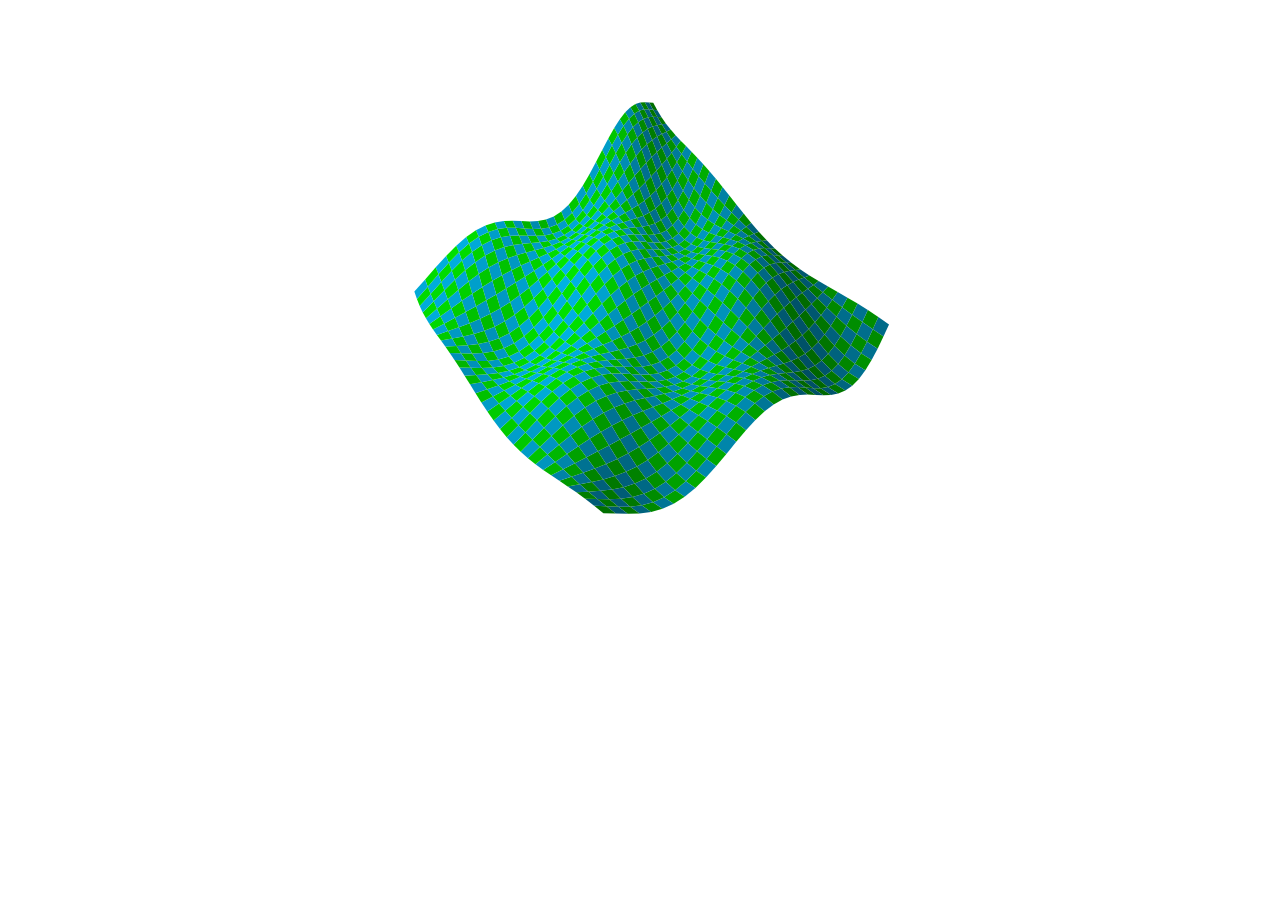
<file: graph/index.html>
<!DOCTYPE html>
<html>
    <head>

      <meta charset="utf-8">
      <title>Que—surface_plotter.js | Demo</title>
      <link rel="shortcut icon" href="https://i.ibb.co/pLnrDQ5/temp.png" >

    </head>
    <style>
    
        body {

            background-color: white;
            overflow: hidden

        }
   
        #me {

            display: block;
            margin: auto

        }

    </style>
    <body>

        <canvas id="me" >Start streaming on a modern browser!</canvas>

    </body>
    <script>

        var el = document.getElementById("me")
            el.width = window.innerWidth
            el.height = window.innerHeight
            if ( el.width < el.height )
            {
                el.height = 2/3*el.width
            }
            else {
                el.width = el.height
                el.height*=2/3
            }


        var c = el.getContext("2d")
            var w = c.canvas.width
            var h = c.canvas.height

  
        var x_Ra = [-5, 5]
        var y_Ra = [-5, 5]

        var theta = 0
        var alpha = 0.5
        var rotationSpeed = alpha*Math.PI/30
        var luminosity = 20
        var lightSource = [2.5, 2.5, 2.5]
        
        var f1 = function(x)
        {return Math.sqrt(-Math.pow(x, 2)+1)}
        var f2 = function(x)
        {return -Math.sqrt(-Math.pow(x, 2)+1)}

        var i_hat = [1, 0]
        var j_hat = [0, 1]

            if ( Math.tan(theta) >= 0 )
            {

                if ( theta > Math.PI )
                {

                    i_hat[0] = -Math.sqrt(-1/(-1-Math.pow(Math.tan(theta), 2)))
                    i_hat[1] = f2(i_hat[0])

                }
                else {

                    i_hat[0] = Math.sqrt(-1/(-1-Math.pow(Math.tan(theta), 2)))
                    i_hat[1] = f1(i_hat[0])

                }

            }
            else
            {

                if ( theta > Math.PI )
                {
                
                    i_hat[0] = Math.sqrt(-1/(-1-Math.pow(Math.tan(theta), 2)))
                    i_hat[1] = f2(i_hat[0])

                }
                else {

                    i_hat[0] = -Math.sqrt(-1/(-1-Math.pow(Math.tan(theta), 2)))
                    i_hat[1] = f1(i_hat[0])

                }  

            }

            var nTheta = theta+Math.PI/2
            if ( Math.tan(nTheta) >= 0 )
            {

                if ( nTheta > Math.PI )
                {

                    j_hat[0] = -Math.sqrt(-1/(-1-Math.pow(Math.tan(nTheta), 2)))
                    j_hat[1] = f2(j_hat[0])

                }
                else {
                    
                    j_hat[0] = Math.sqrt(-1/(-1-Math.pow(Math.tan(nTheta), 2)))
                    j_hat[1] = f1(j_hat[0])

                }

            }
            else
            {

                if ( nTheta > Math.PI )
                {

                    j_hat[0] = Math.sqrt(-1/(-1-Math.pow(Math.tan(nTheta), 2)))
                    j_hat[1] = f2(j_hat[0])

                }
                else {
                    
                    j_hat[0] = -Math.sqrt(-1/(-1-Math.pow(Math.tan(nTheta), 2)))
                    j_hat[1] = f1(j_hat[0])

                }  

            }


        var mini = function(x)
        {

            return x/(x+1)

        }
        var blend = function(c, int)
        {

            var mi = 0
            var max = 0
            for ( var i = 0; i < c.length; i++ )
            {

                if ( c[i] > max )
                {

                    mi = i
                    max = c[i]

                }

            }
            r = [255*int*c[0]/c[mi], 255*int*c[1]/c[mi], 255*int*c[2]/c[mi]]
            return r

        }
        var co = function(rad)
        {

            if ( rad > Math.PI ){ return rad-Math.PI }
            else if ( rad < -Math.PI ){ return rad+Math.PI }
            else { return rad }

        }
        var brightness = function(x, y, z, lTheta, lPhi)
        {

            avgx = x_Ra[1]/2
            avgy = y_Ra[1]/2
            dist = (Math.pow(avgx, 2)+Math.pow(avgy, 2))
            displacement = dist/Math.max(Math.pow(x-lightSource[0], 2)+Math.pow(y-lightSource[1], 2)+
            Math.pow(z-lightSource[2], 2), 0.01)
            angSTheta = -co(Math.atan(lightSource[1]/Math.max(lightSource[0],0.01)))
            distL = Math.sqrt(Math.pow(lightSource[0], 2)+Math.pow(lightSource[1], 2))
            angSPhi = -co(Math.atan(lightSource[2]/Math.max(distL, 0.01)))
            angLTheta = 1/Math.max(Math.pow(angSTheta-co(lTheta), 2), 0.01)
            angLPhi = 1/Math.max(Math.pow(angSPhi-co(lPhi), 2), 0.01)
            return mini(luminosity*mini(displacement)*mini(angLTheta)*mini(angLPhi))

        };
        var project2d = function(x, y, z)
        {

            away = (y-y_Ra[0])/(y_Ra[1]-y_Ra[0])
            avg = (y_Ra[1]-y_Ra[0]+x_Ra[1]-x_Ra[0])/2
            return [1/4*away+(-1/2*away+1)*(x-x_Ra[0])/(x_Ra[1]-x_Ra[0]),away+z/avg]

        }
        var project = function(x, y, z)
        {

            return project2d(i_hat[0]*x+j_hat[0]*y, i_hat[1]*x+j_hat[1]*y, z)

        }


        var evalPts = []
        var genEval = function(f, steps)
        {

            evalPts = []
            var i = 0
            var x = x_Ra[0]
            while ( i <= steps )
            {

                evalPts.push([])
                var y = y_Ra[0]
                var counter = 0

                while ( counter <= steps )
                {

                    evalPts[i].push(f(x, y))
                    y+=(y_Ra[1]-y_Ra[0])/steps
                    counter++

                }
                
                x+=(x_Ra[1]-x_Ra[0])/steps
                i++

            }
           
        }
       
        c.scale(1, -1)
        c.translate(0, -h)

        var graph = function(f, steps, c1, c2)
        {

            var ix = 0
            var iy = 0

            genEval(f, steps)

            var start = [x_Ra[0], y_Ra[0]]
            var end = [x_Ra[1], y_Ra[1]]
            var sizes = [(x_Ra[1]-x_Ra[0])/steps, (y_Ra[1]-y_Ra[0])/steps]
            
            var x = start[0]
            while ( ix < steps )
            {
                
                iy = 0
                var y = start[1]
                while ( iy < steps )
                {
  
                    var lTheta1 = Math.atan((evalPts[ix+1][iy]-evalPts[ix][iy])/sizes[0])
                    var lTheta2 = Math.atan((evalPts[ix+1][iy+1]-evalPts[ix][iy+1])/sizes[0])
                    var lPhi1 = Math.atan((evalPts[ix][iy+1]-evalPts[ix][iy])/sizes[1])
                    var lPhi2 = Math.atan((evalPts[ix+1][iy+1]-evalPts[ix+1][iy])/sizes[1])
                    var lTheta = (lTheta1+lTheta2)/2
                    var lPhi = (lPhi1+lPhi2)/2
                    var light = brightness(x, y, evalPts[ix][iy], lTheta, lPhi)
                    c1 = blend(c1, light)
                    c2 = blend(c2, light)
                    if ( ix%2 == iy%2 )
                    {

                        c.fillStyle = "rgb("+c1[0]+","+c1[1]+","+c1[2]+")"

                    }
                    else {
                        
                        c.fillStyle = "rgb("+c2[0]+","+c2[1]+","+c2[2]+")"

                    }
                    
                    p1 = project(x, y, evalPts[ix][iy])
                    p2 = project(x+(x_Ra[1]-x_Ra[0])/steps, y, evalPts[ix+1][iy])
                    p3 = project(x+(x_Ra[1]-x_Ra[0])/steps, y+(y_Ra[1]-y_Ra[0])/steps, evalPts[ix+1][iy+1])
                    p4 = project(x, y+(y_Ra[1]-y_Ra[0])/steps, evalPts[ix][iy+1])
                    
                    c.beginPath()
                    c.moveTo(w/4+w/2*p1[0], h/4+h/2*p1[1])
                    c.lineTo(w/4+w/2*p2[0], h/4+h/2*p2[1])
                    c.lineTo(w/4+w/2*p3[0], h/4+h/2*p3[1])
                    c.lineTo(w/4+w/2*p4[0], h/4+h/2*p4[1])
                    c.lineTo(w/4+w/2*p1[0], h/4+h/2*p1[1])
                    c.fill()

                    iy++
                    y+=sizes[1]

                }

                ix++
                x+=sizes[0]

            }

        }

        
        var k = 1
        var f = function(x, y)
        {

            return k*Math.sin(x)*Math.cos(y)

        };
     
        c1 = [0, 200, 255]
        c1d = [0, 200, 0]

        v = true
        var refresh = function()
        {

            if ( theta >= 2*Math.PI )
            {

                theta = 0+theta-2*Math.PI

            }

            if ( Math.tan(theta) >= 0 )
            {

                if ( theta > Math.PI )
                {

                    i_hat[0] = -Math.sqrt(-1/(-1-Math.pow(Math.tan(theta), 2)))
                    i_hat[1] = f2(i_hat[0])

                }
                else {

                    i_hat[0] = Math.sqrt(-1/(-1-Math.pow(Math.tan(theta), 2)))
                    i_hat[1] = f1(i_hat[0])

                }

            }
            else
            {

                if ( theta > Math.PI )
                {
                
                    i_hat[0] = Math.sqrt(-1/(-1-Math.pow(Math.tan(theta), 2)))
                    i_hat[1] = f2(i_hat[0])

                }
                else {

                    i_hat[0] = -Math.sqrt(-1/(-1-Math.pow(Math.tan(theta), 2)))
                    i_hat[1] = f1(i_hat[0])

                }  

            }

            var nTheta = (theta+Math.PI/2)%(2*Math.PI)
            if ( Math.tan(nTheta) >= 0 )
            {

                if ( nTheta > Math.PI )
                {

                    j_hat[0] = -Math.sqrt(-1/(-1-Math.pow(Math.tan(nTheta), 2)))
                    j_hat[1] = f2(j_hat[0])

                }
                else {
                    
                    j_hat[0] = Math.sqrt(-1/(-1-Math.pow(Math.tan(nTheta), 2)))
                    j_hat[1] = f1(j_hat[0])

                }

            }
            else
            {

                if ( nTheta > Math.PI )
                {

                    j_hat[0] = Math.sqrt(-1/(-1-Math.pow(Math.tan(nTheta), 2)))
                    j_hat[1] = f2(j_hat[0])

                }
                else {
                    
                    j_hat[0] = -Math.sqrt(-1/(-1-Math.pow(Math.tan(nTheta), 2)))
                    j_hat[1] = f1(j_hat[0])

                }  

            }


            c.fillStyle = "white"
            c.fillRect(0, 0, w, h)

            graph(f, 32, c1, c1d)
            if ( k >= 3 ){v = false}
            if ( k <= -3 ){v = true}
            if ( v ){k+=0.1}
            else {k-=0.1}

            theta+=rotationSpeed
            window.requestAnimationFrame(refresh)

        }

        refresh()

    </script>
</html>
</file>
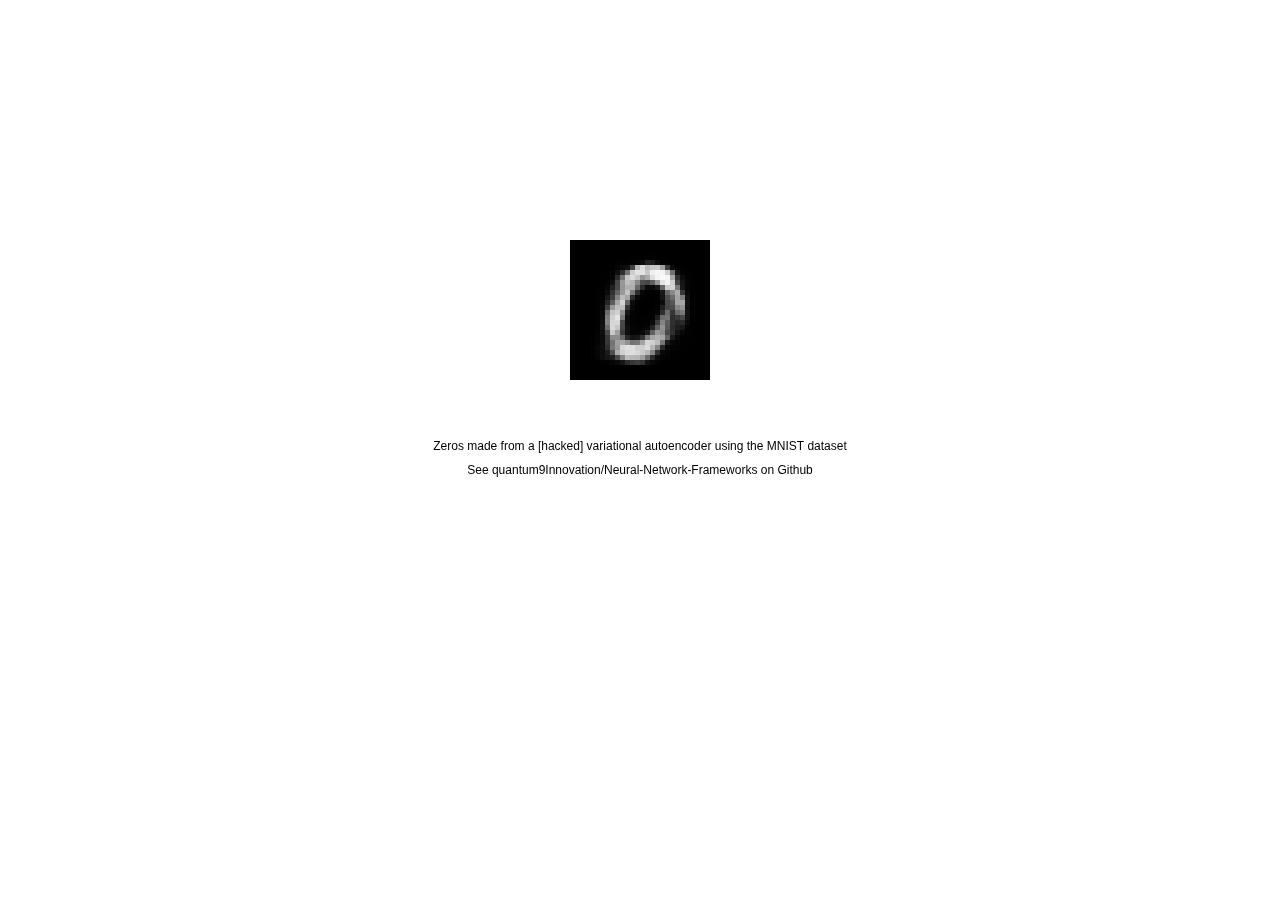
<file: mnist/index.html>
<!DOCTYPE html>
<html>
    <head>

      <meta charset="utf-8">
      <title>MNIST VAE for Zeros</title>

      <link rel="shortcut icon" href="https://i.ibb.co/PNGBS6s/download.png">
      <meta name="google-site-verification" content="4LABIwyIU1unRNF-wGgB8a4xoVDKsYwJduYnGAARMYY" />

    </head>
    <style>

        body {
            
            margin: 0px;
            overflow: hidden
                
        }

    </style>
    <body>

        <canvas id="me" >
            
            Use a modern browser to explore this visualization
        
        </canvas>

    </body>
    <script src="data.js" ></script>
    <script src="code.js" ></script>
    <script>

        var c = document.getElementById("me").getContext("2d")
        c.canvas.width = window.innerWidth;
        c.canvas.height = window.innerHeight;
        
        var w = c.canvas.width
        var h = c.canvas.height
        var s = Math.min(w, h)
        
        
        //activation function
        var sigmoid = function(z)
        {

          for ( var i = 0; i < z.length; i++ )
          {

            z[i] = 1/(1+Math.exp(-z[i]))

          }

          return z

        }

        //2d dot product
        var dot = function (w, a)
        {

          var vec = []

          for ( var i = 0; i < w.length; i++ )
          {

            var sum = 0

            for ( var e = 0; e < a.length; e++ )
            {

              sum+=parseFloat(w[i][e])*a[e]

            }

            vec.push(sum)

          }

          return vec

        }

        //add 2 matrices together
        var add = function (m1, m2)
        {

          for ( var i = 0; i < m1.length; i++ )
          {

            m1[i] = m1[i]+parseFloat(m2[i])

          }

          return m1

        };

        //feedforward method
        var feedforward = function(a, data)
        {

          /*
              Takes the dot product of each row (neuron)
              of each layer to arrive at the final result.
          */

          //matrix multiplication
          for ( var i = 0; i < data.biases.length; i++ )
          {

              a = sigmoid(add(dot(data.weights[i], a), data.biases[i]))

          }

          return a

        }


        
        var arr = []
        
        for ( var i = 0; i < 30; i++ ){
            
            arr.push(Math.random())
            
        }
        
        var out = feedforward(arr, data)
        
        
        var size = 5
        var maxSize = size*28
        
        for ( var i = 0; i < 784; i++ ) {
            
            c.fillStyle = "rgb("+255*out[i]+","+255*out[i]+","+255*out[i]+")"
            var xPos = Math.floor(w/2-maxSize/2+size*(i-28*Math.floor(i/28)))
            var yPos = Math.floor(h/2-3*maxSize/2+size*(Math.floor(i/28)))
            c.fillRect(xPos, yPos, size, size)
            
        }
        

        c.fillStyle = "rgb(0, 0, 0)"
        c.font = "12px Arial"
        c.textAlign = "center"
        c.fillText("Zeros made from a [hacked] variational autoencoder using the MNIST dataset", w/2, h/2)
        c.fillText("See quantum9Innovation/Neural-Network-Frameworks on Github", w/2, h/2+24)
        
    </script>
</html>
</file>
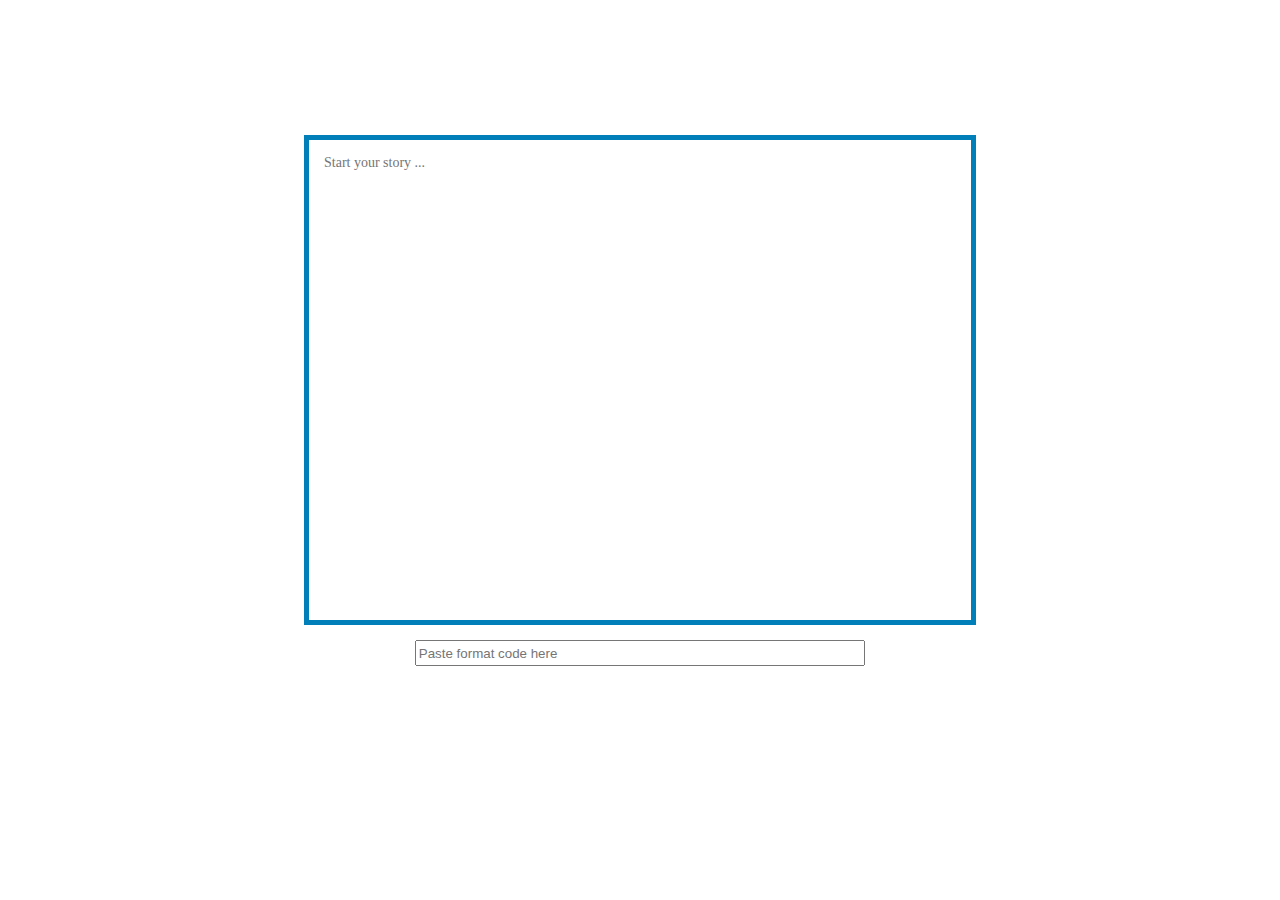
<file: nano/index.html>
<!DOCTYPE html>
<html>
    <head>

      <meta charset="utf-8">
      <title>Word Couch</title>

    </head>
    <style>

        body {

            background-image: url("https://www.incimages.com/uploaded_files/image/970x450/rey-seven-nm-mZ4Cs2I-unsplash_397351.jpg");

        }
        textarea {

            resize: none;
            width: 50%;
            height: 50vh;
            display: block;
            text-align: left;
            font-size: 14px;
            font-family: georgia;
            margin: auto;
            padding: 15px;
            margin-top: 15vh;
            border-color: rgb(0, 127, 185);
            border-width: 5px;

        }

        input {

            display: block;
            margin: auto;
            margin-top: 15px;
            width: 35%;
            height: 20px;

        }
        

        #banner {

            position: absolute;
            margin-top: 8%;
            margin-left: 85%;
            color: white;
            font-family: georgia;
            font-size: 24px;

        }

    </style>
    <body>

        <textarea id="story" placeholder="Start your story ..." spellcheck="false" ></textarea>
        <input placeholder="Paste format code here" id="format" ></input>
        <p id="banner" >#NaNoWriMo</p>

    </body>
    <script>

        story = document.getElementById("story")
        input = document.getElementById("format")
        
        var parseCode = function()
        {

            code = input.value.split(",")
            flag = false
            for ( var i = 0; i < code.length; i++ )
            {

                if ( flag )
                {

                    story.style[code[i-1]] = code[i]
                    flag = false

                }

                if ( i%2 == 0 )
                {flag = true}

            }

        };

        input.addEventListener("input", parseCode)

    </script>
</html>
</file>
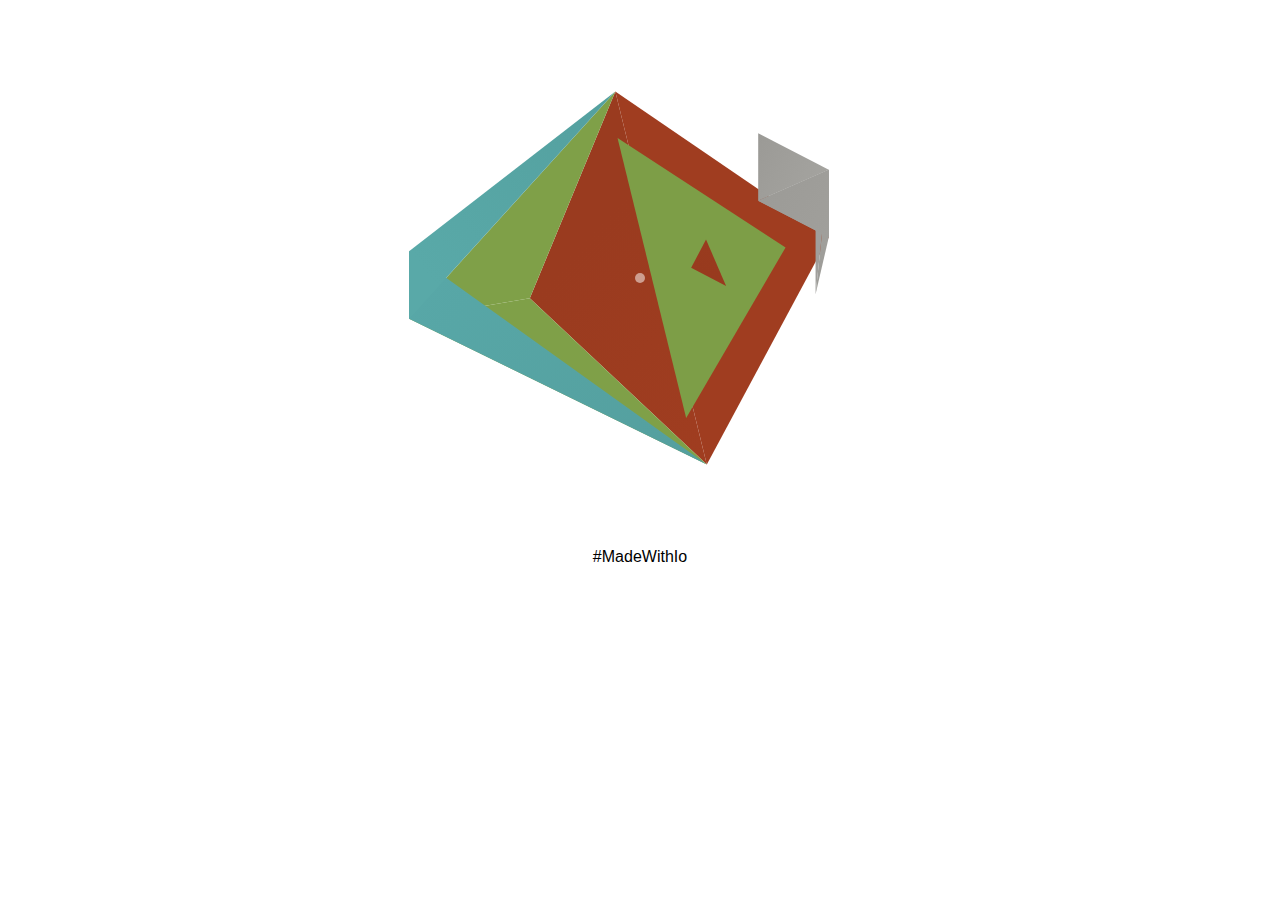
<file: plane/index.html>
<!DOCTYPE html>
<html>
    <head>

      <meta charset="utf-8">
      <title>Io | Beta</title>
      <link rel="shortcut icon" href="https://i.ibb.co/NndQnFV/temp.png" >

    </head>
    <style>
    
        body {

            background-color: white;

        }
   
        #me {

            display: block;
            margin: auto

        }

        p {

            width: 25%;
            text-align: center;
            margin: auto;
            font-family: Arial, Helvetica, sans-serif

        }

    </style>
    <body>

        <canvas id="me" >Start streaming on a modern browser!</canvas>
        <p>#MadeWithIo</p>

    </body>
    <script>

        window.touchCheck = function() {
            
            var check = false
            (function(a){if(/(android|bb\d+|meego).+mobile|avantgo|bada\/|blackberry|blazer|compal|elaine|fennec|hiptop|iemobile|ip(hone|od)|iris|kindle|lge |maemo|midp|mmp|mobile.+firefox|netfront|opera m(ob|in)i|palm( os)?|phone|p(ixi|re)\/|plucker|pocket|psp|series(4|6)0|symbian|treo|up\.(browser|link)|vodafone|wap|windows ce|xda|xiino|android|ipad|playbook|silk/i.test(a)||/1207|6310|6590|3gso|4thp|50[1-6]i|770s|802s|a wa|abac|ac(er|oo|s\-)|ai(ko|rn)|al(av|ca|co)|amoi|an(ex|ny|yw)|aptu|ar(ch|go)|as(te|us)|attw|au(di|\-m|r |s )|avan|be(ck|ll|nq)|bi(lb|rd)|bl(ac|az)|br(e|v)w|bumb|bw\-(n|u)|c55\/|capi|ccwa|cdm\-|cell|chtm|cldc|cmd\-|co(mp|nd)|craw|da(it|ll|ng)|dbte|dc\-s|devi|dica|dmob|do(c|p)o|ds(12|\-d)|el(49|ai)|em(l2|ul)|er(ic|k0)|esl8|ez([4-7]0|os|wa|ze)|fetc|fly(\-|_)|g1 u|g560|gene|gf\-5|g\-mo|go(\.w|od)|gr(ad|un)|haie|hcit|hd\-(m|p|t)|hei\-|hi(pt|ta)|hp( i|ip)|hs\-c|ht(c(\-| |_|a|g|p|s|t)|tp)|hu(aw|tc)|i\-(20|go|ma)|i230|iac( |\-|\/)|ibro|idea|ig01|ikom|im1k|inno|ipaq|iris|ja(t|v)a|jbro|jemu|jigs|kddi|keji|kgt( |\/)|klon|kpt |kwc\-|kyo(c|k)|le(no|xi)|lg( g|\/(k|l|u)|50|54|\-[a-w])|libw|lynx|m1\-w|m3ga|m50\/|ma(te|ui|xo)|mc(01|21|ca)|m\-cr|me(rc|ri)|mi(o8|oa|ts)|mmef|mo(01|02|bi|de|do|t(\-| |o|v)|zz)|mt(50|p1|v )|mwbp|mywa|n10[0-2]|n20[2-3]|n30(0|2)|n50(0|2|5)|n7(0(0|1)|10)|ne((c|m)\-|on|tf|wf|wg|wt)|nok(6|i)|nzph|o2im|op(ti|wv)|oran|owg1|p800|pan(a|d|t)|pdxg|pg(13|\-([1-8]|c))|phil|pire|pl(ay|uc)|pn\-2|po(ck|rt|se)|prox|psio|pt\-g|qa\-a|qc(07|12|21|32|60|\-[2-7]|i\-)|qtek|r380|r600|raks|rim9|ro(ve|zo)|s55\/|sa(ge|ma|mm|ms|ny|va)|sc(01|h\-|oo|p\-)|sdk\/|se(c(\-|0|1)|47|mc|nd|ri)|sgh\-|shar|sie(\-|m)|sk\-0|sl(45|id)|sm(al|ar|b3|it|t5)|so(ft|ny)|sp(01|h\-|v\-|v )|sy(01|mb)|t2(18|50)|t6(00|10|18)|ta(gt|lk)|tcl\-|tdg\-|tel(i|m)|tim\-|t\-mo|to(pl|sh)|ts(70|m\-|m3|m5)|tx\-9|up(\.b|g1|si)|utst|v400|v750|veri|vi(rg|te)|vk(40|5[0-3]|\-v)|vm40|voda|vulc|vx(52|53|60|61|70|80|81|83|85|98)|w3c(\-| )|webc|whit|wi(g |nc|nw)|wmlb|wonu|x700|yas\-|your|zeto|zte\-/i.test(a.substr(0,4))) check = true;})(navigator.userAgent||navigator.vendor||window.opera)
            return check

        };

        var el = document.getElementById("me")
            el.width = window.innerWidth*0.95
            el.height = window.innerHeight*0.9
            if ( el.width < el.height )
            {
                el.height = 2/3*el.width
            }
            else {
                el.width = el.height
                el.height*=2/3
            }

        var c = el.getContext("2d")
            var w = c.canvas.width
            var h = c.canvas.height

  
        var x_Ra = [-1, 1]
        var y_Ra = [-1, 1]

        var theta = 1
        var alpha = 0.25
        var beta = 0.01
        var rotationSpeed = alpha*Math.PI/30

        var lightSources = [[-1, -1, 0.5], [-1, 1, 0.5], [1, -1, 0.5], [1, 1, 0.5]]
        var luminosity = 1
        var distW = 2
        var shininess = 2
        
        var f1 = function(x)
        {return Math.sqrt(-Math.pow(x, 2)+1)}
        var f2 = function(x)
        {return -Math.sqrt(-Math.pow(x, 2)+1)}

        var i_hat = [1, 0]
        var j_hat = [0, 1]

            if ( Math.tan(theta) >= 0 )
            {

                if ( theta > Math.PI )
                {

                    i_hat[0] = -Math.sqrt(-1/(-1-Math.pow(Math.tan(theta), 2)))
                    i_hat[1] = f2(i_hat[0])

                }
                else {

                    i_hat[0] = Math.sqrt(-1/(-1-Math.pow(Math.tan(theta), 2)))
                    i_hat[1] = f1(i_hat[0])

                }

            }
            else
            {

                if ( theta > Math.PI )
                {
                
                    i_hat[0] = Math.sqrt(-1/(-1-Math.pow(Math.tan(theta), 2)))
                    i_hat[1] = f2(i_hat[0])

                }
                else {

                    i_hat[0] = -Math.sqrt(-1/(-1-Math.pow(Math.tan(theta), 2)))
                    i_hat[1] = f1(i_hat[0])

                }  

            }

            var nTheta = theta+Math.PI/2
            if ( Math.tan(nTheta) >= 0 )
            {

                if ( nTheta > Math.PI )
                {

                    j_hat[0] = -Math.sqrt(-1/(-1-Math.pow(Math.tan(nTheta), 2)))
                    j_hat[1] = f2(j_hat[0])

                }
                else {
                    
                    j_hat[0] = Math.sqrt(-1/(-1-Math.pow(Math.tan(nTheta), 2)))
                    j_hat[1] = f1(j_hat[0])

                }

            }
            else
            {

                if ( nTheta > Math.PI )
                {

                    j_hat[0] = Math.sqrt(-1/(-1-Math.pow(Math.tan(nTheta), 2)))
                    j_hat[1] = f2(j_hat[0])

                }
                else {
                    
                    j_hat[0] = -Math.sqrt(-1/(-1-Math.pow(Math.tan(nTheta), 2)))
                    j_hat[1] = f1(j_hat[0])

                }  

            }


        var mini = function(x)
        {

            return x/(x+1)

        }
        var blend = function(hue, int)
        {

            var mi = 0
            var max = 0
            for ( var i = 0; i < hue.length; i++ )
            {

                if ( hue[i] > max )
                {

                    mi = i
                    max = hue[i]

                }

            }
            r = [255*int*hue[0]/hue[mi], 255*int*hue[1]/hue[mi], 255*int*hue[2]/hue[mi]]
            return r

        }
        var co = function(rad)
        {

            if ( rad > Math.PI/2 ){ return -(rad-Math.PI/2)+Math.PI/2 }
            else if ( rad < -Math.PI ){ return (rad-Math.PI/2)-Math.PI/2 }
            else { return rad }

        }
        var brightness = function(x, y, z, lTheta, lPhi)
        {

            var avgx = x_Ra[1]/2
            var avgy = y_Ra[1]/2
            var dist = (Math.pow(avgx, 2)+Math.pow(avgy, 2))
            var displacements = []
            var angSThetas = []
            var angSPhis = []
            var angLThetas = []
            var angLPhis = []

            for ( var i = 0; i < lightSources.length; i++ )
            {

                displacements.push(dist/Math.max(Math.pow(x-lightSources[i][0], shininess)+
                Math.pow(y-lightSources[i][1], shininess)+Math.pow(z-lightSources[i][2], shininess), 0.01))
                angSThetas.push(co(Math.PI/2+Math.atan(lightSources[i][2]/Math.max(lightSources[i][0], 0.01))))
                angSPhis.push(co(Math.PI/2+Math.atan(lightSources[i][2]/Math.max(lightSources[i][1], 0.01))))
                angLThetas.push(1/Math.max(Math.pow(co(angSThetas[i])-co(lTheta), 2), 0.01))
                angLPhis.push(1/Math.max(Math.pow(co(angSPhis[i])-co(lPhi), 2), 0.01))
            
            }
            
            var displacement = 0
            var angLTheta = 0
            var angLPhi = 0

            for ( var i = 0; i < lightSources.length; i++ )
            {

                displacement+=displacements[i]
                angLTheta+=angLThetas[i]
                angLPhi+=angLPhis[i]

            }

            return mini(luminosity*(mini(displacement)+1/distW*(mini(angLTheta)+mini(angLPhi))))

        };
        var project2d = function(x, y, z)
        {

            away = (y-y_Ra[0])/(y_Ra[1]-y_Ra[0])
            avg = (y_Ra[1]-y_Ra[0]+x_Ra[1]-x_Ra[0])/2
            return [1/4*away+(-1/2*away+1)*(x-x_Ra[0])/(x_Ra[1]-x_Ra[0]),away+z/avg]

        }
        var project = function(x, y, z)
        {

            return project2d(i_hat[0]*x+j_hat[0]*y, i_hat[1]*x+j_hat[1]*y, z)

        }


        c.scale(1, -1)
        c.translate(0, -h)

        var plane = function(x1, y1, z1, x2, y2, z2, x3, y3, z3, hue)
        {

            var thetaDen = [x2-x1, x3-x1, x3-x2]
            var phiDen = [y2-y1, y3-y1, y3-y2]
            for ( var i = 0; i < 3; i++ )
            {

                if ( thetaDen[i] == 0 ){ thetaDen[i] = 0.01 }
                if ( phiDen[i] == 0 ){ phiDen[i] = 0.01 }

            }
            var lTheta = (Math.atan((z2-z1)/thetaDen[0])+Math.atan((z3-z1)/thetaDen[1])+
            Math.atan((z3-z2)/thetaDen[2])/3)
            var lPhi = (Math.atan((z2-z1)/phiDen[0])+Math.atan((z3-z1)/phiDen[1])+
            Math.atan((z3-z2)/phiDen[2]))/3
            var p1 = project(x1, y1, z1)
            var p2 = project(x2, y2, z2)
            var p3 = project(x3, y3, z3)
            var dist1 = Math.sqrt(Math.pow(w/2*(p1[0]-p2[0]), 2)+Math.pow(h/2*(p1[1]-p2[1]), 2))
            var dist2 = Math.sqrt(Math.pow(w/2*(p1[0]-p3[0]), 2)+Math.pow(h/2*(p1[1]-p3[1]), 2))
            var dist = Math.max(dist1, dist2)
            if ( dist = dist2 ){ 
                var p = p3
                var co = [x3, y3, z3]
            }
            else { 
                var p = p2 
                var co = [x2, y2, z2]
            }
            var grad = c.createLinearGradient(w/4+w/2*p1[0], h/4+h/2*p1[1], w/4+w/2*p[0], h/4+h/2*p[1])
            var intensity = brightness(x1, y1, z1, lTheta, lPhi)
            hue1 = blend(hue, intensity)
            grad.addColorStop(0, "rgb("+hue1[0]+","+hue1[1]+","+hue1[2]+")")
            intensity = brightness(co[0], co[1], co[2], lTheta, lPhi)
            hue2 = blend(hue, intensity)
            grad.addColorStop(1, "rgb("+hue2[0]+","+hue2[1]+","+hue2[2]+")")
            c.fillStyle = grad
            c.beginPath()
            c.moveTo(w/4+w/2*p1[0], h/4+h/2*p1[1])
            c.lineTo(w/4+w/2*p2[0], h/4+h/2*p2[1])
            c.lineTo(w/4+w/2*p3[0], h/4+h/2*p3[1])
            c.lineTo(w/4+w/2*p1[0], h/4+h/2*p1[1])
            c.fill()

        }

        var v = true
        var refresh = function()
        {

            if ( theta >= 2*Math.PI )
            {

                theta = 0+theta-2*Math.PI

            }

            if ( Math.tan(theta) >= 0 )
            {

                if ( theta > Math.PI )
                {

                    i_hat[0] = -Math.sqrt(-1/(-1-Math.pow(Math.tan(theta), 2)))
                    i_hat[1] = f2(i_hat[0])

                }
                else {

                    i_hat[0] = Math.sqrt(-1/(-1-Math.pow(Math.tan(theta), 2)))
                    i_hat[1] = f1(i_hat[0])

                }

            }
            else
            {

                if ( theta > Math.PI )
                {
                
                    i_hat[0] = Math.sqrt(-1/(-1-Math.pow(Math.tan(theta), 2)))
                    i_hat[1] = f2(i_hat[0])

                }
                else {

                    i_hat[0] = -Math.sqrt(-1/(-1-Math.pow(Math.tan(theta), 2)))
                    i_hat[1] = f1(i_hat[0])

                }  

            }

            var nTheta = (theta+Math.PI/2)%(2*Math.PI)
            if ( Math.tan(nTheta) >= 0 )
            {

                if ( nTheta > Math.PI )
                {

                    j_hat[0] = -Math.sqrt(-1/(-1-Math.pow(Math.tan(nTheta), 2)))
                    j_hat[1] = f2(j_hat[0])

                }
                else {
                    
                    j_hat[0] = Math.sqrt(-1/(-1-Math.pow(Math.tan(nTheta), 2)))
                    j_hat[1] = f1(j_hat[0])

                }

            }
            else
            {

                if ( nTheta > Math.PI )
                {

                    j_hat[0] = Math.sqrt(-1/(-1-Math.pow(Math.tan(nTheta), 2)))
                    j_hat[1] = f2(j_hat[0])

                }
                else {
                    
                    j_hat[0] = -Math.sqrt(-1/(-1-Math.pow(Math.tan(nTheta), 2)))
                    j_hat[1] = f1(j_hat[0])

                }  

            }


            c.fillStyle = "white"
            c.fillRect(0, 0, w, h)

            plane(-1, -1, 0, 1, -1, 0, 1, 1, 0, [146, 56, 29])
            plane(-1, -1, 0, 1, 1, 0, -0.5, 0.5, 0, [146, 56, 29])
            plane(-1, -1, 0, -0.5, 0.5, 0, -1, 1, 0, [95, 120, 54])
            plane(1, 1, 0, -0.5, 0.5, 0, -1, 1, 0, [95, 120, 54])
            plane(-0.75, -0.75, 0, 0.75, 0.75, 0, 0.75, -0.75, 0, [95, 120, 54])
            plane(0.25, -0.25, 0, 0.25, -0.5, 0, 0.5, -0.25, 0, [146, 56, 29])
            plane(1, -1, 0, 1, -1, 0.5, 0.5, -1, 0, [164, 163, 159])
            plane(1, -1, 0.5, 0.5, -1, 0, 0.5, -1, 0.5, [164, 163, 159])
            plane(1, -1, 0, 1, -1, 0.5, 1, -0.5, 0, [164, 163, 159])
            plane(1, -1, 0.5, 1, -0.5, 0, 1, -0.5, 0.5, [164, 163, 159])
            plane(-1, -1, 0, -1, 1, 0, -1, 1, 0.5, [106, 202, 201])
            plane(1, 1, 0, -1, 1, 0, -1, 1, 0.5, [106, 202, 201])
            plane(1, -1, 0, 1, -1, 0.5, 1, -0.5, 0, [164, 163, 159])

            c.fillStyle = "rgba(255,255,255,"+mini(luminosity)+")"
            c.font = "24px Times"
            p1 = project(0, 0, 0)
            c.beginPath()
            c.arc(w/4+w/2*p1[0], h/4+h/2*p1[1], 5, 0, 2*Math.PI)
            c.fill()

            window.requestAnimationFrame(refresh)

        }

        var moveV = false
        var pX;
        var rotate = function(e)
        {

            if ( !window.touchCheck )
            {
          
                if ( !pX ){ pX = e.clientX }
                theta+=beta*(e.clientX-pX)
                pX = e.clientX

            }
            if ( moveV ){ theta+=beta*e.movementX }
            if ( theta < 0 ){ theta = 2*Math.PI+theta }
            theta%=2*Math.PI

        }
       
        window.addEventListener("mousemove", rotate)
        window.addEventListener("touchmove", rotate)
        window.addEventListener("mousedown", function(){ moveV = true })
        window.addEventListener("mouseup", function(){ moveV = false })

        refresh()

    </script>
</html>
</file>
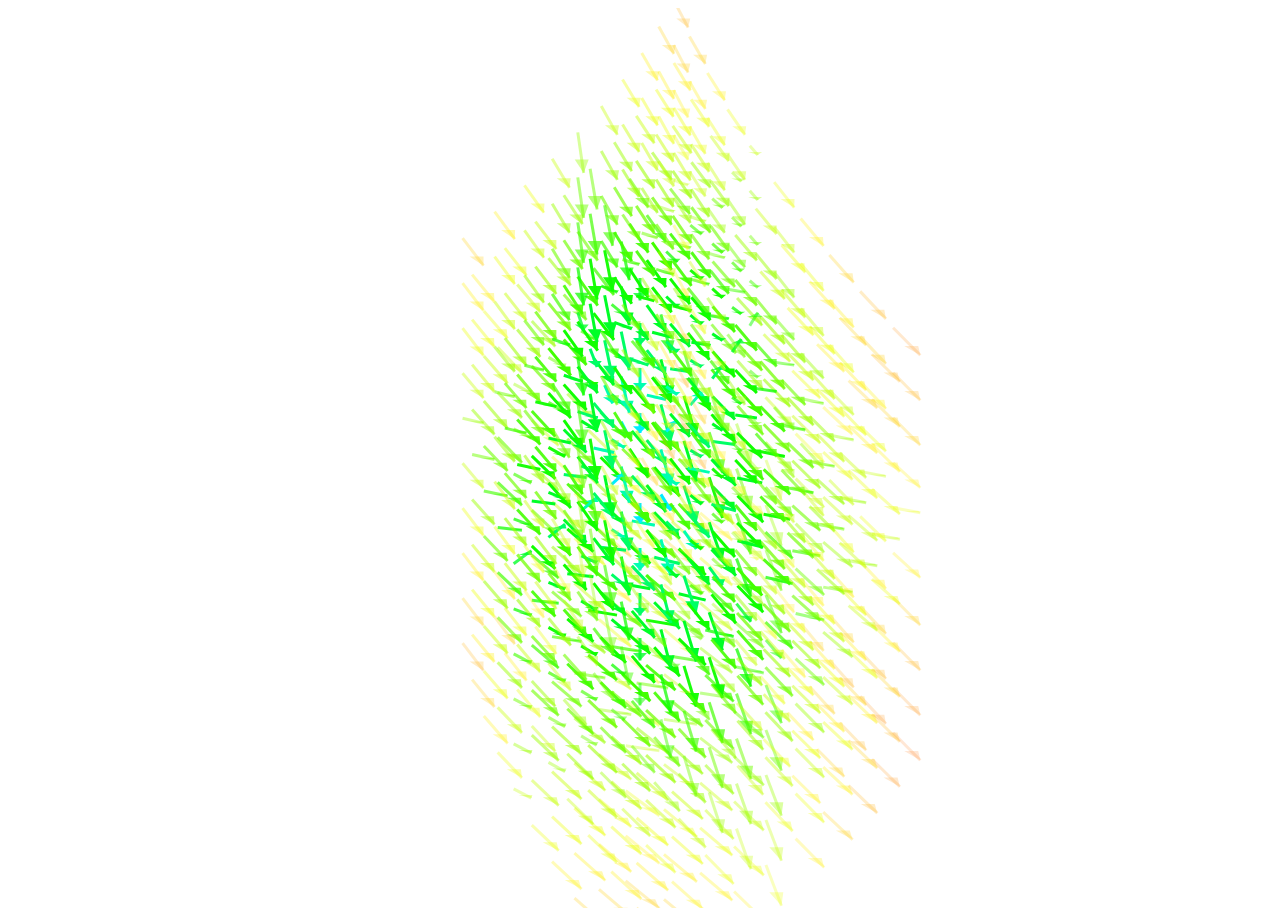
<file: vector/index.html>
<!DOCTYPE html>
<html>
    <head>

      <meta charset="utf-8">
      <title>Que—vector_field_grapher.js | Demo</title>
      <link rel="shortcut icon" href="https://i.ibb.co/cQLYqdf/temp.png" >

    </head>
    <style>
    
        body {

            background-color: white;
            overflow: hidden

        }
   
        #me {

            display: block;
            margin: auto

        }

    </style>
    <body>

        <canvas id="me" >Start streaming on a modern browser!</canvas>

    </body>
    <script>

        var el = document.getElementById("me")
            el.width = window.innerWidth
            el.height = window.innerHeight
            if ( el.width < el.height ){el.height = el.width}
            else {el.width = el.height}

        var c = el.getContext("2d")
            var w = c.canvas.width
            var h = c.canvas.height

  
        var k = 1
        var f = function(x, y, z)
        {

            return [k*Math.sqrt(Math.abs(x)), k*Math.sqrt(Math.abs(y)), k*Math.sqrt(Math.abs(z))]

        };


        var x_Ra = [-5, 5]
        var y_Ra = [-5, 5]
        var z_Ra = [-5, 5]
        
        var alpha = 1
        var steps = 10
        var colorMax = 2
        var max = 1
        var min = 0.5

        var theta = 0
        var alpha = 0.5
        var rotationSpeed = alpha*Math.PI/30

        
        var f1 = function(x)
        {return Math.sqrt(-Math.pow(x, 2)+1)}
        var f2 = function(x)
        {return -Math.sqrt(-Math.pow(x, 2)+1)}

        var i_hat = [1, 0]
        var j_hat = [0, 1]

            if ( Math.tan(theta) >= 0 )
            {

                if ( theta > Math.PI )
                {

                    i_hat[0] = -Math.sqrt(-1/(-1-Math.pow(Math.tan(theta), 2)))
                    i_hat[1] = f2(i_hat[0])

                }
                else {

                    i_hat[0] = Math.sqrt(-1/(-1-Math.pow(Math.tan(theta), 2)))
                    i_hat[1] = f1(i_hat[0])

                }

            }
            else
            {

                if ( theta > Math.PI )
                {
                
                    i_hat[0] = Math.sqrt(-1/(-1-Math.pow(Math.tan(theta), 2)))
                    i_hat[1] = f2(i_hat[0])

                }
                else {

                    i_hat[0] = -Math.sqrt(-1/(-1-Math.pow(Math.tan(theta), 2)))
                    i_hat[1] = f1(i_hat[0])

                }  

            }

            var nTheta = theta+Math.PI/2
            if ( Math.tan(nTheta) >= 0 )
            {

                if ( nTheta > Math.PI )
                {

                    j_hat[0] = -Math.sqrt(-1/(-1-Math.pow(Math.tan(nTheta), 2)))
                    j_hat[1] = f2(j_hat[0])

                }
                else {
                    
                    j_hat[0] = Math.sqrt(-1/(-1-Math.pow(Math.tan(nTheta), 2)))
                    j_hat[1] = f1(j_hat[0])

                }

            }
            else
            {

                if ( nTheta > Math.PI )
                {

                    j_hat[0] = Math.sqrt(-1/(-1-Math.pow(Math.tan(nTheta), 2)))
                    j_hat[1] = f2(j_hat[0])

                }
                else {
                    
                    j_hat[0] = -Math.sqrt(-1/(-1-Math.pow(Math.tan(nTheta), 2)))
                    j_hat[1] = f1(j_hat[0])

                }  

            }


        var brightness = function(x, y, z)
        {

            avgx = x_Ra[1]/2
            avgy = y_Ra[1]/2
            dist = (Math.pow(avgx, 2)+Math.pow(avgy, 2))
            return dist/Math.max(Math.pow(x, 2)+Math.pow(y, 2)+Math.pow(z, 2), 0.01)

        };
        var blend = function(p)
        {

            if ( p <= 0.25 )
            {

                return [0, 255*4*p, 255]

            }
            else if ( p <= 0.5 )
            {

                return [0, 255, 255*(1-4*(p-0.25))]

            }
            else if ( p <= 0.75 )
            {

                return [255*(4*(p-0.5)), 255, 0]

            }
            else {

                return [255, 255*(1-4*(p-0.75)), 0]

            }

        };
        var mini = function(mag, max)
        {

            return Math.sign(mag)*((Math.abs(mag)*max)/(Math.abs(mag)+1))

        }
        var project2d = function(x, y, z)
        {

            away = (y-y_Ra[0])/(y_Ra[1]-y_Ra[0])
            avg = (y_Ra[1]-y_Ra[0]+x_Ra[1]-x_Ra[0])/2
            return [1/4*away+(-1/2*away+1)*(x-x_Ra[0])/(x_Ra[1]-x_Ra[0]),away+z/avg]

        }
        var project = function(x, y, z)
        {

            return project2d(i_hat[0]*x+j_hat[0]*y, i_hat[1]*x+j_hat[1]*y, z)

        }


        c.scale(1, -1)
        c.translate(0, -h)

        var evalPts = []
        var genEval = function()
        {

            evalPts = []
            var iy = 0
            var iz = 0
            for ( var x = x_Ra[0]; x <= x_Ra[1]; x+=(x_Ra[1]-x_Ra[0])/steps )
            {

                evalPts.push([])
                iz = 0
                for ( var y = y_Ra[0]; y <= y_Ra[1]; y+=(y_Ra[1]-y_Ra[0])/steps )
                {

                    evalPts[iy].push([])
                    for ( var z = z_Ra[0]; z <= z_Ra[1]; z+=(z_Ra[1]-z_Ra[0])/steps )
                    {

                        evalPts[iy][iz].push(f(x, y, z))

                    }
                    iz++

                }
                iy++

            }

        }

        var graph = function(f)
        {

            genEval()
            var ix = 0
            var iy = 0
            var iz = 0
            for ( var x = x_Ra[0]; x < x_Ra[1]; x+=(x_Ra[1]-x_Ra[0])/steps )
            {

                iy = 0
                for ( var y = y_Ra[0]; y < y_Ra[1]; y+=(y_Ra[1]-y_Ra[0])/steps )
                {

                    iz = 0
                    for ( var z = z_Ra[0]; z < z_Ra[1]; z+=(z_Ra[1]-z_Ra[0])/steps )
                    {
                        
                        light = brightness(x, y, z)
                        dist = Math.sqrt(Math.pow(evalPts[ix][iy][iz][0], 2)+Math.pow(evalPts[ix][iy][iz][1], 2)+
                        Math.pow(evalPts[ix][iy][iz][2], 2))
                        maxDist = Math.sqrt(3*Math.pow(max, 2))
                        co = blend(dist/(maxDist*colorMax))
                        c.strokeStyle = "rgba("+co[0]+","+co[1]+","+co[2]+","+light+")"
                        c.fillStyle = "rgba("+co[0]+","+co[1]+","+co[2]+","+light+")"

                        p1 = project(x, y, z)
                        xm = mini(evalPts[ix][iy][iz][0], max)
                        ym = mini(evalPts[ix][iy][iz][1], max)
                        zm = mini(evalPts[ix][iy][iz][2], max)
                        xm = Math.sign(xm)*Math.min(xm*Math.sign(xm), max*min)
                        ym = Math.sign(ym)*Math.min(ym*Math.sign(ym), max*min)
                        zm = Math.sign(zm)*Math.min(zm*Math.sign(zm), max*min)
                        p2 = project(x+xm, y+ym, z+zm)

                        c.beginPath()
                        c.moveTo(w/4+w/2*p1[0], h/4+h/2*p1[1])
                        c.lineTo(w/4+w/2*p2[0], h/4+h/2*p2[1])
                        c.stroke()

                        c.beginPath()
                        c.moveTo(w/4+w/2*(2/3*p2[0]+1/3*p1[0]), h/4+h/2*(2/3*p2[1]+1/3*p1[1]))
                        c.lineTo(w/4+w/2*(2/3*p2[0]+1/3*p1[0])-7, h/4+h/2*(2/3*p2[1]+1/3*p1[1]))
                        c.lineTo(w/4+w/2*p2[0], h/4+h/2*p2[1])
                        c.lineTo(w/4+w/2*(2/3*p2[0]+1/3*p1[0])+7, h/4+h/2*(2/3*p2[1]+1/3*p1[1]))
                        c.fill()

                        iz++

                    }

                    iy++

                }

                ix++

            }
           
        }

        var v = true
        var refresh = function()
        {

            if ( theta >= 2*Math.PI )
            {

                theta = 0+theta-2*Math.PI

            }

            if ( Math.tan(theta) >= 0 )
            {

                if ( theta > Math.PI )
                {

                    i_hat[0] = -Math.sqrt(-1/(-1-Math.pow(Math.tan(theta), 2)))
                    i_hat[1] = f2(i_hat[0])

                }
                else {

                    i_hat[0] = Math.sqrt(-1/(-1-Math.pow(Math.tan(theta), 2)))
                    i_hat[1] = f1(i_hat[0])

                }

            }
            else
            {

                if ( theta > Math.PI )
                {
                
                    i_hat[0] = Math.sqrt(-1/(-1-Math.pow(Math.tan(theta), 2)))
                    i_hat[1] = f2(i_hat[0])

                }
                else {

                    i_hat[0] = -Math.sqrt(-1/(-1-Math.pow(Math.tan(theta), 2)))
                    i_hat[1] = f1(i_hat[0])

                }  

            }

            var nTheta = (theta+Math.PI/2)%(2*Math.PI)
            if ( Math.tan(nTheta) >= 0 )
            {

                if ( nTheta > Math.PI )
                {

                    j_hat[0] = -Math.sqrt(-1/(-1-Math.pow(Math.tan(nTheta), 2)))
                    j_hat[1] = f2(j_hat[0])

                }
                else {
                    
                    j_hat[0] = Math.sqrt(-1/(-1-Math.pow(Math.tan(nTheta), 2)))
                    j_hat[1] = f1(j_hat[0])

                }

            }
            else
            {

                if ( nTheta > Math.PI )
                {

                    j_hat[0] = Math.sqrt(-1/(-1-Math.pow(Math.tan(nTheta), 2)))
                    j_hat[1] = f2(j_hat[0])

                }
                else {
                    
                    j_hat[0] = -Math.sqrt(-1/(-1-Math.pow(Math.tan(nTheta), 2)))
                    j_hat[1] = f1(j_hat[0])

                }  

            }


            c.fillStyle = "white"
            c.fillRect(0, 0, w, h)
            
            c.lineWidth = 3
            graph(f)
            if ( k >= 1.5 ){ v = false }
            if ( k <= -1.5 ){ v = true }
            if ( v ){ k+=0.1 }
            else { k-=0.1 } 

            theta+=rotationSpeed
            window.requestAnimationFrame(refresh)

        }
      
        refresh()

    </script>
</html>
</file>
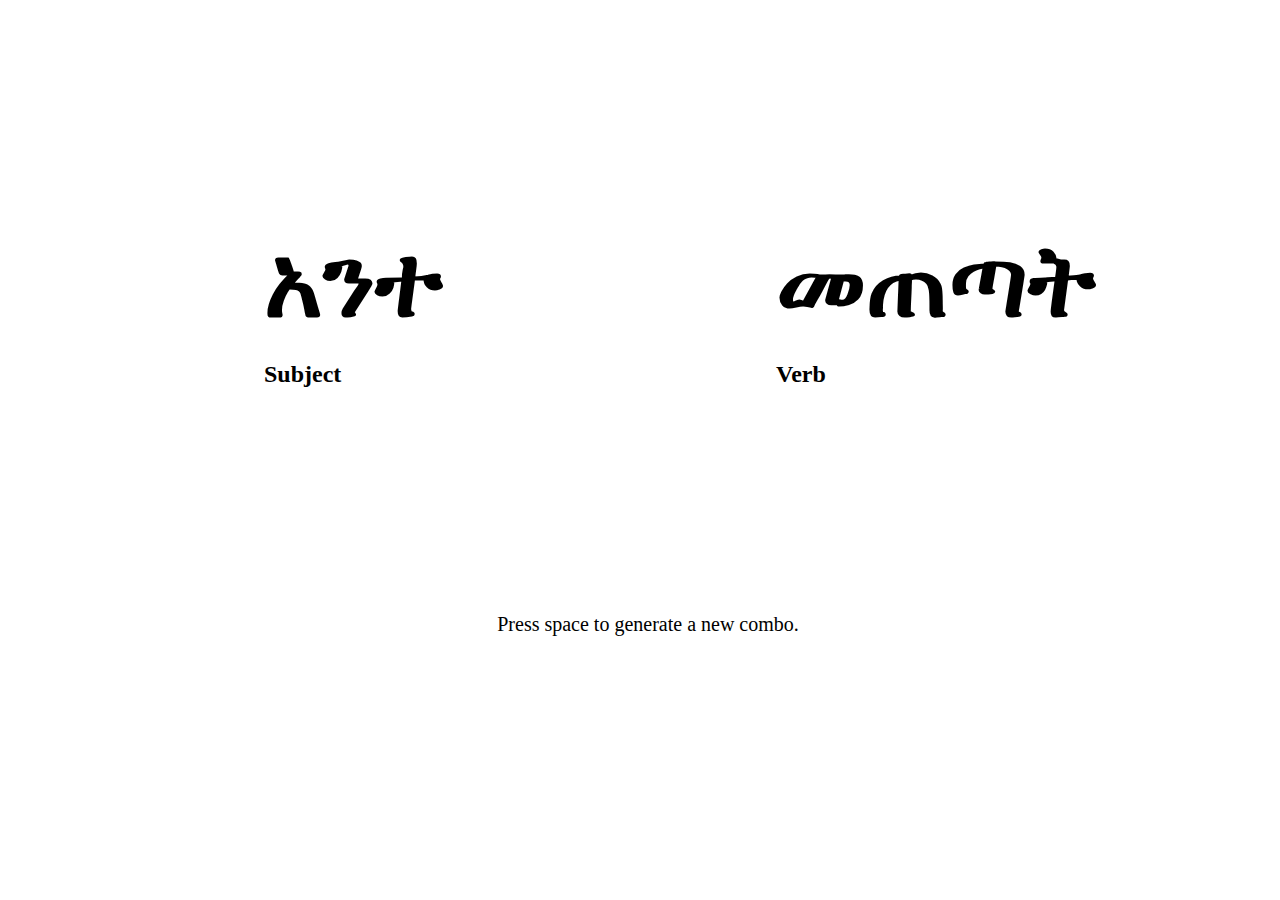
<file: amharic/flashcards/index.html>
<!DOCTYPE html>
<html>
    <head>

      <meta charset="utf-8">
      <title>Amharic Verb Conjugations</title>

      <link rel="shortcut-icon" href="favicon.png">

    </head>
    
    <style>
        
        body {
            
           margin-top: 25vh; 
            
        }
        
        h1 {
            
            font-size: 100px;
            margin-top: 0px;
            margin-bottom: 0px;
            
        }
        
        #subject {
            
            float: left;
            margin-left: 20vw;
            
        }
        
        #verb {
            
            width: 10vw;
            margin-left: 60vw;
            
        }
        
        #des-left {
            
            float: left;
            margin-left: 20vw;
            
        }
        
        #des-right {
            
            width: 10vw;
            margin-left: 60vw;
            
        }
        
        p {
            
            width: 30vw;
            margin-left: 35vw;
            text-align: center;
            margin-top: 25vh;
            font-size: 20px;
            
        }
        
    </style>
    
    <body>
        
        <h1 id='subject'>[Subject]</h1>
        <h1 id='verb'>[Verb]</h1>
        <h2 id='des-left' >Subject</h2>
        <h2 id='des-right' >Verb</h2>
        <p>Press space to generate a new combo.</p>
        
    </body>
    
    <script>
        
        var subjects = ['እኔ', 'አንተ', 'አንቺ', 'እሱ', 'እሷ', 'እኛ', 'እናንተ', 'እነሱ']
        var verbs = ['መሮጥ', 'መጻፍ', 'መስራት', 'ማየት', 'ማብራት', 'ማጥፋት', 'ማሰብ', 'ማውራት', 'መዋኘት', 'መጀመር', 'ማውጣት', 'መተኛት', 'ማንበብ', 'ማስቀመጥ', 'መጫወት', 'መዝጋት', 'መፈለግ', 'መኖር', 'መስማት', 'መማር', 'ማወቅ', 'መሄድ', 'መቸረስ', 'ማግኘት', 'መውደቅ', 'መብላት', 'መንዳት', 'መጠጣት', 'መሳል', 'መቁረተ', 'ማምጣት']
        
        var random_subject = subjects[Math.floor(Math.random() * subjects.length)] 
        var random_verb = verbs[Math.floor(Math.random() * verbs.length)] 
        
        var html_subject = document.getElementById('subject')
        var html_verb = document.getElementById('verb')
        
        html_subject.innerHTML = random_subject
        html_verb.innerHTML = random_verb
        
        document.body.onkeyup = function(e){
            if(e.keyCode == 32){
                
                random_subject = subjects[Math.floor(Math.random() * subjects.length)] 
                random_verb = verbs[Math.floor(Math.random() * verbs.length)] 

                html_subject.innerHTML = random_subject
                html_verb.innerHTML = random_verb
                
            }
        }
        
    </script>
    
</html>
</file>
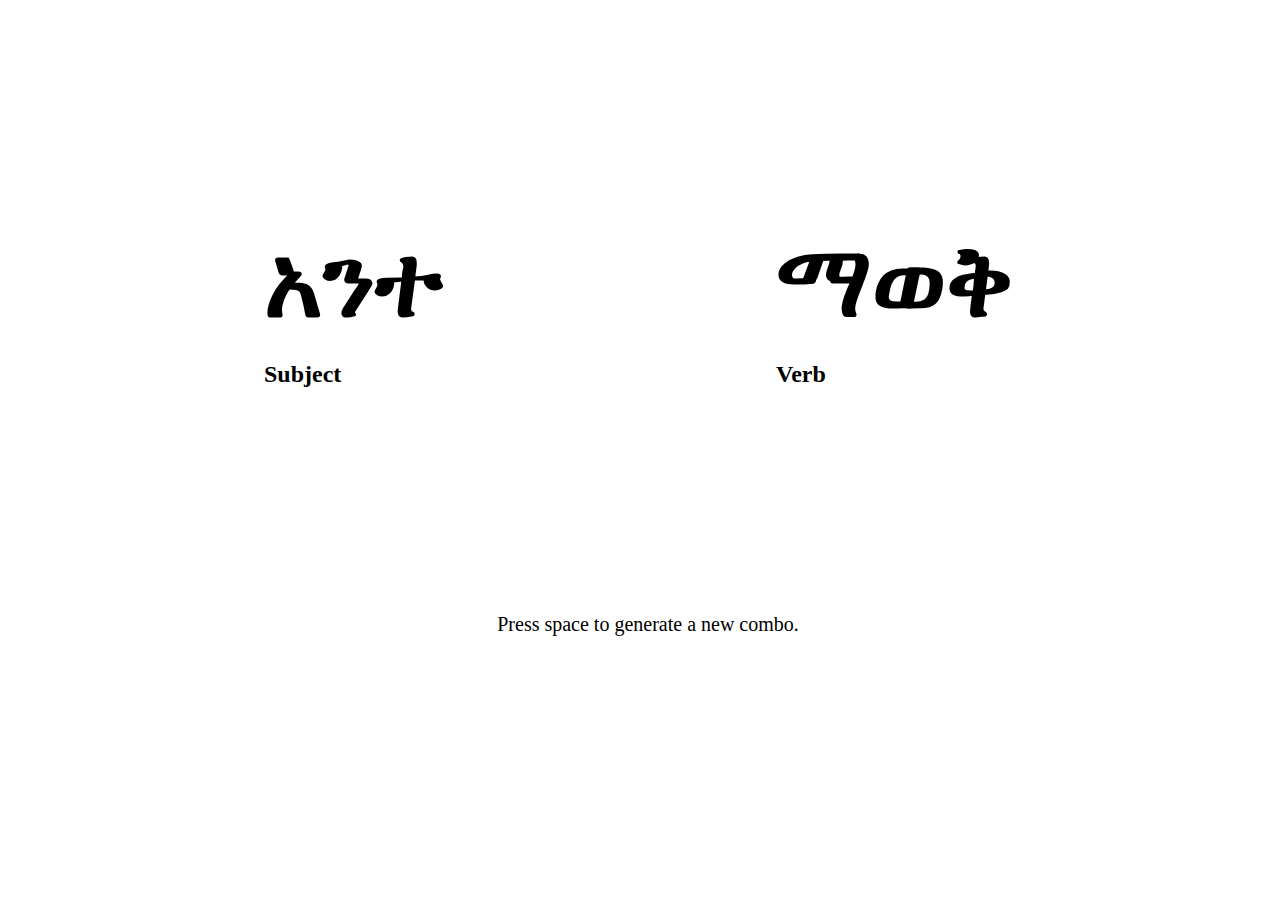
<file: verb-conj.html>
<!DOCTYPE html>
<html>
    <head>

      <meta charset="utf-8">
      <title>Amharic Verb Conjugations</title>

      <link rel="shortcut-icon" href="favicon.png">

    </head>
    
    <style>
        
        body {
            
           margin-top: 25vh; 
            
        }
        
        h1 {
            
            font-size: 100px;
            margin-top: 0px;
            margin-bottom: 0px;
            
        }
        
        #subject {
            
            float: left;
            margin-left: 20vw;
            
        }
        
        #verb {
            
            width: 10vw;
            margin-left: 60vw;
            
        }
        
        #des-left {
            
            float: left;
            margin-left: 20vw;
            
        }
        
        #des-right {
            
            width: 10vw;
            margin-left: 60vw;
            
        }
        
        p {
            
            width: 30vw;
            margin-left: 35vw;
            text-align: center;
            margin-top: 25vh;
            font-size: 20px;
            
        }
        
    </style>
    
    <body>
        
        <h1 id='subject'>[Subject]</h1>
        <h1 id='verb'>[Verb]</h1>
        <h2 id='des-left' >Subject</h2>
        <h2 id='des-right' >Verb</h2>
        <p>Press space to generate a new combo.</p>
        
    </body>
    
    <script>
        
        var subjects = ['እኔ', 'አንተ', 'አንቺ', 'እሱ', 'እሷ', 'እኛ', 'እናንተ', 'እነሱ']
        var verbs = ['መሮጥ', 'መጻፍ', 'መስራት', 'ማየት', 'ማብራት', 'ማጥፋት', 'ማሰብ', 'ማውራት', 'መዋኘት', 'መጀመር', 'ማውጣት', 'መተኛት', 'ማንበብ', 'ማስቀመጥ', 'መጫወት', 'መዝጋት', 'መፈለግ', 'መኖር', 'መስማት', 'መማር', 'ማወቅ', 'መሄድ', 'መቸረስ', 'ማግኘት', 'መውደቅ', 'መብላት', 'መንዳት', 'መጠጣት', 'መሳል', 'መቁረተ', 'ማምጣት']
        
        var random_subject = subjects[Math.floor(Math.random() * subjects.length)] 
        var random_verb = verbs[Math.floor(Math.random() * verbs.length)] 
        
        var html_subject = document.getElementById('subject')
        var html_verb = document.getElementById('verb')
        
        html_subject.innerHTML = random_subject
        html_verb.innerHTML = random_verb
        
        document.body.onkeyup = function(e){
            if(e.keyCode == 32){
                
                random_subject = subjects[Math.floor(Math.random() * subjects.length)] 
                random_verb = verbs[Math.floor(Math.random() * verbs.length)] 

                html_subject.innerHTML = random_subject
                html_verb.innerHTML = random_verb
                
            }
        }
        
    </script>
    
</html>
</file>
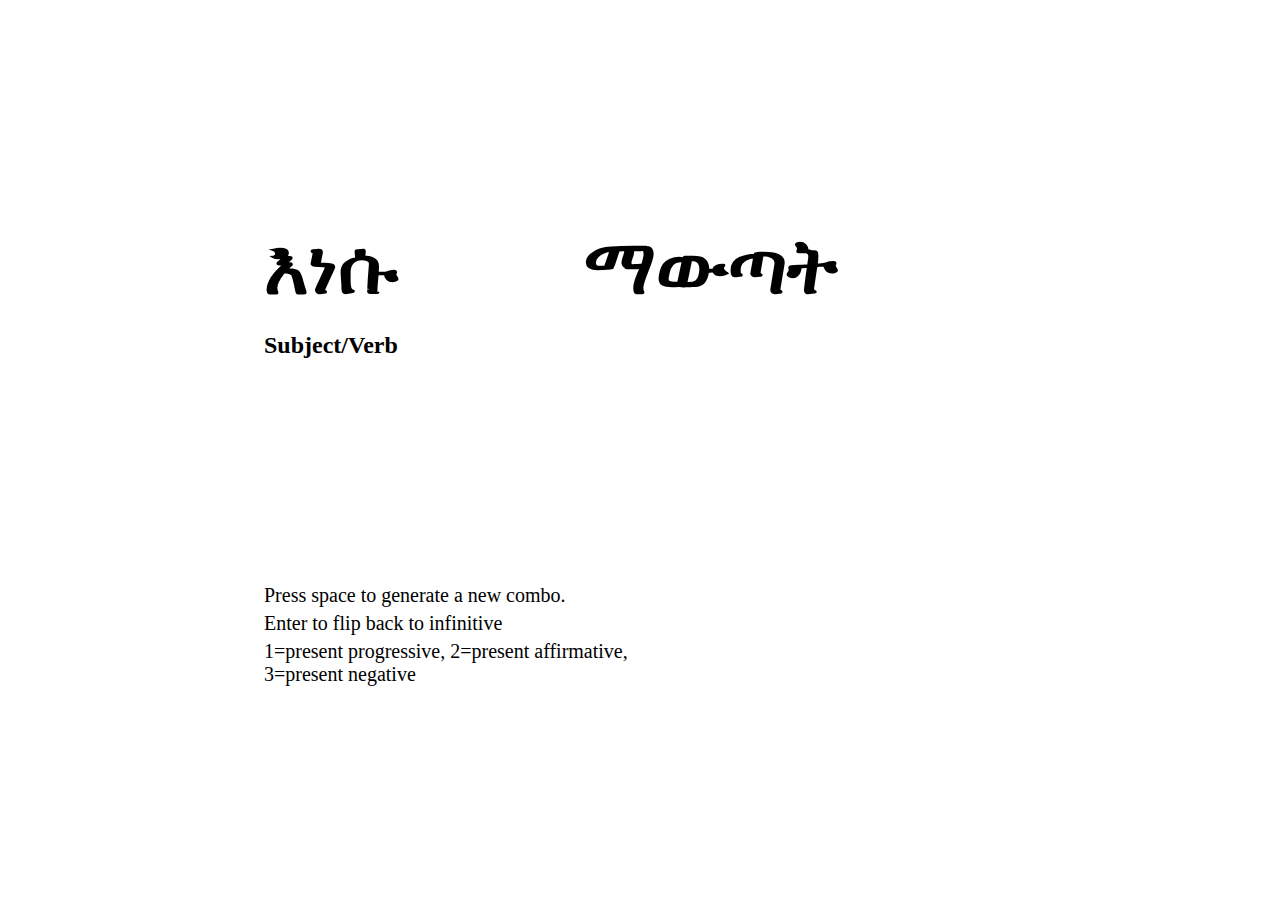
<file: verb-conjer-beta.html>
<!DOCTYPE html>
<html>
    <head>

      <meta charset="utf-8">
      <title>Amharic Verb Conjugations</title>

      <link rel="shortcut-icon" href="favicon.png">

    </head>
    
    <style>
        
        body {
            
           margin-top: 25vh; 
            
        }
        
        h1 {
            
            font-size: 75px;
            margin-top: 0px;
            margin-bottom: 0px;
            
        }
        
        #subject {
            
            float: left;
            margin-left: 20vw;
            
        }
        
        #verb {
            
            width: 40vw;
            margin-left: 45vw;
            
        }
        
        #des-left {
            
            margin-left: 20vw;
            
        }
        
        #p-head {
        
            margin-top: 25vh;
            
        }
        
        p {
            
            width: 30vw;
            margin-left: 20vw;
            margin-top: 5px;
            margin-bottom: 0px;
            text-align: left;
            font-size: 20px;
            
        }
        
    </style>
    
    <body>
        
        <h1 id='subject'>[Subject]</h1>
        <h1 id='verb'>[Verb]</h1>
        <h2 id='des-left' >Subject/Verb</h2>
        <p id='p-head'>Press space to generate a new combo.</p>
        <p>Enter to flip back to infinitive</p>
        <p>1=present progressive, 2=present affirmative, 3=present negative</p>
        
    </body>
    
    <script src='fidal.js' ></script>
    <script>
        
        var subjects = ['እኔ', 'አንተ', 'አንቺ', 'እሱ', 'እሷ', 'እኛ', 'እናንተ', 'እነሱ']
        var verbs = ['መሮጥ', 'መጻፍ', 'መስራት', 'ማየት', 'ማብራት', 'ማጥፋት', 'ማሰብ', 'ማውራት', 'መዋኘት', 'መጀመር', 'ማውጣት', 'መተኛት', 'ማንበብ', 'ማስቀመጥ', 'መጫወት', 'መዝጋት', 'መፈለግ', 'መኖር', 'መስማት', 'መማር', 'ማወቅ', 'መሄድ', 'መጨረስ', 'ማግኘት', 'መውደቅ', 'መብላት', 'መንዳት', 'መጠጣት', 'መሳል', 'መቁረተ', 'ማምጣት']
        
        var vowels = ['a', 'u', 'i', 'ā', 'é', 'e', 'o']
        
        var pp_conjugator = function (verb, subject) {
            
            var split_verb = verb.split('')
            var romanized_verb = []
            
            for ( var i = 0; i < split_verb.length; i++ ) {
                for ( var j = 0; j < fidal.length; j+=2 ) {
                    
                    if ( fidal[j] == split_verb[i] ) {
                        romanized_verb.push(fidal[j + 1])
                    }
                    
                }  
            }
            
            var joined_verb = romanized_verb.join('')
            var new_verb = joined_verb.split('')
            var conjugated_verb = ['ʼ', 'e', 'y']
            conjugated_verb.push(new_verb[1])
            
            //Type A (Tested)
            if ( new_verb[new_verb.length - 3] == 'ā' && new_verb[new_verb.length - 2] == 't' && new_verb[new_verb.length - 1] == 'e' ) {
                
                for ( var i = 0; i < new_verb.length - 3; i++ ) {
                    
                    if ( new_verb[i + 1] == 'e' ) {
                        new_verb.splice(i + 1, 1, 'a')  
                    }
                    
                }
                
                for ( var i = 2; i <= new_verb.length - 4; i++ ) {
                    conjugated_verb.push(new_verb[i])
                }
                
                if ( subject == 'እኔ' ) {
                    conjugated_verb.push('ā')
                    conjugated_verb.push('h')
                    conjugated_verb.push('u')
                }
                if ( subject == 'አንተ' ) {
                    conjugated_verb.push('ā')
                    conjugated_verb.push('h')
                    conjugated_verb.push('e')
                }
                if ( subject == 'አንቺ' ) {
                    conjugated_verb.push('ā')
                    conjugated_verb.push('š')
                    conjugated_verb.push('e')
                }
                if ( subject == 'እሱ' ) {
                    conjugated_verb.push('ā')
                }
                if ( subject == 'እሷ' ) {
                    conjugated_verb.push('ā')
                    conjugated_verb.push('č')
                    conjugated_verb.push('e')
                }
                if ( subject == 'እኛ' ) {
                    conjugated_verb.push('ā')
                    conjugated_verb.push('n')
                    conjugated_verb.push('e')
                }
                if ( subject == 'እናንተ' ) {
                    conjugated_verb.push('ā')
                    conjugated_verb.push('č')
                    conjugated_verb.push('e')
                    conjugated_verb.push('h')
                    conjugated_verb.push('u')
                }
                if ( subject == 'እነሱ' ) {
                    conjugated_verb.push('u')
                }
                
            }
            
            //Type B (Tested)
            else if ( (new_verb[new_verb.length - 4] == 'y' || new_verb[new_verb.length - 4] == 'ñ') && new_verb[new_verb.length - 3] == 'a' && new_verb[new_verb.length - 2] == 't' && new_verb[new_verb.length - 1] == 'e' ) {
            
                for ( var i = 2; i <= new_verb.length - 4; i++ ) {
                    conjugated_verb.push(new_verb[i])
                }
                
                if ( subject == 'እኔ' ) {
                    conjugated_verb.push('a')
                    conjugated_verb.push('h')
                    conjugated_verb.push('u')
                }
                if ( subject == 'አንተ' ) {
                    conjugated_verb.push('a')
                    conjugated_verb.push('h')
                    conjugated_verb.push('e')
                }
                if ( subject == 'አንቺ' ) {
                    conjugated_verb.push('a')
                    conjugated_verb.push('š')
                    conjugated_verb.push('e')
                }
                if ( subject == 'እሱ' ) {
                    conjugated_verb.push('a')
                }
                if ( subject == 'እሷ' ) {
                    conjugated_verb.push('a')
                    conjugated_verb.push('č')
                    conjugated_verb.push('e')
                }
                if ( subject == 'እኛ' ) {
                    conjugated_verb.push('a')
                    conjugated_verb.push('n')
                    conjugated_verb.push('e')
                }
                if ( subject == 'እናንተ' ) {
                    conjugated_verb.push('ā')
                    conjugated_verb.push('č')
                    conjugated_verb.push('e')
                    conjugated_verb.push('h')
                    conjugated_verb.push('u')
                }
                if ( subject == 'እነሱ' ) {
                    conjugated_verb.push('u')
                }
                
            }
            
            //Type C (Tested)
            else {
                
                for ( var i = 2; i < new_verb.length; i++ ) {
                    if ( new_verb[i] == 'ā' ) {
                        
                        conjugated_verb.push('t')
                        conjugated_verb.push('a')
                        break
                        
                    }
                }
                
                for ( var i = 2; i <= new_verb.length - 2; i++ ) {
                    conjugated_verb.push(new_verb[i])
                }
                
                if ( subject == 'እኔ' ) {
                    conjugated_verb.push('e')
                    conjugated_verb.push('k')
                    conjugated_verb.push('u')
                }
                if ( subject == 'አንተ' ) {
                    conjugated_verb.push('e')
                    conjugated_verb.push('k')
                    conjugated_verb.push('e')
                }
                if ( subject == 'አንቺ' ) {
                    conjugated_verb.push('e')
                    conjugated_verb.push('š')
                    conjugated_verb.push('e')
                }
                if ( subject == 'እሱ' ) {
                    conjugated_verb.push('a')
                }
                if ( subject == 'እሷ' ) {
                    conjugated_verb.push('a')
                    conjugated_verb.push('č')
                    conjugated_verb.push('e')
                }
                if ( subject == 'እኛ' ) {
                    conjugated_verb.push('e')
                    conjugated_verb.push('n')
                    conjugated_verb.push('e')
                }
                if ( subject == 'እናንተ' ) {
                    conjugated_verb.push('ā')
                    conjugated_verb.push('č')
                    conjugated_verb.push('e')
                    conjugated_verb.push('h')
                    conjugated_verb.push('u')
                }
                if ( subject == 'እነሱ' ) {
                    conjugated_verb.push('u')
                }
                
            }
            
            conjugated_verb = conjugated_verb.join('')
            var fidal_conj = []
            
            for ( var i = 0; i < conjugated_verb.length; i+=2 ) {
                
                letter = conjugated_verb[i].concat(conjugated_verb[i + 1])
                for ( var j = 1; j < fidal.length; j+=2 ) {
                    
                    if ( fidal[j] == letter ) {
                        fidal_conj.push(fidal[j - 1])
                    }
                    
                }
                
            }
            
            fidal_conj.push('፡')
            fidal_conj.push('ነ')
            fidal_conj.push('ው')
            
            return fidal_conj.join('');
            
        }
        
        var present_conjugator = function(verb, subject) {
            
            var split_verb = verb.split('')
            var romanized_verb = []
            
            for ( var i = 0; i < split_verb.length; i++ ) {
                for ( var j = 0; j < fidal.length; j+=2 ) {
                    
                    if ( fidal[j] == split_verb[i] ) {
                        romanized_verb.push(fidal[j + 1])
                    }
                    
                }  
            }
            
            var joined_verb = romanized_verb.join('')
            var new_verb = joined_verb.split('')
            var conjugated_verb = []
            
            //Type A (Tested)
            if ( new_verb[new_verb.length - 3] == 'ā' && new_verb[new_verb.length - 2] == 't' && new_verb[new_verb.length - 1] == 'e' ) {
                
                new_verb.splice(new_verb.length - 3, 3, 'e')
                
            }
            
            //Type B (Tested)
            if ( (new_verb[new_verb.length - 4] == 'y' || new_verb[new_verb.length - 4] == 'ñ') && new_verb[new_verb.length - 3] == 'a' && new_verb[new_verb.length - 2] == 't' && new_verb[new_verb.length - 1] == 'e' ) {
            
                new_verb.splice(new_verb.length - 3, 3, 'e')
                
            }
   
            //expand to base letter
            for ( var i = 0; i < new_verb.length - 1; i++ ) {

                if ( new_verb[i + 1] == 'e' ) {
                    new_verb.splice(i + 1, 1, 'a')  
                }

            }

            //detect ma- or me- verb type
            new_verb.splice(0, 1)
            var ma_verb_flag = true

            if ( new_verb[0] != 'ā' ) {

                new_verb.splice(0, 1)
                ma_verb_flag = false

            }

            //check for repeats
            var first_cons = 0
            if ( ma_verb_flag ) {
                first_cons = 1  
            }

            for ( var i = first_cons; i < new_verb.length - 2; i+=2 ) {

                if ( new_verb[i + 2] == new_verb[i] ) {
                    new_verb.splice(i + 2, 2)
                }

            }

            //delete last vowel sound
            new_verb.splice(new_verb.length - 1, 1)

            //add to conjugated verb
            for ( var i = 0; i < new_verb.length; i++ ) {
                conjugated_verb.push(new_verb[i])
            }

            if ( subject == 'እኔ' ) {
                conjugated_verb.push('ā')
                conjugated_verb.push('l')
                conjugated_verb.push('a')
                conjugated_verb.push('h')
                conjugated_verb.push('u')
            }
            if ( subject == 'አንተ' ) {

                if ( !ma_verb_flag ) {
                    conjugated_verb.unshift('e')
                }
                conjugated_verb.unshift('t')

                conjugated_verb.push('ā')
                conjugated_verb.push('l')
                conjugated_verb.push('a')
            }
            if ( subject == 'አንቺ' ) {
                
                if ( !ma_verb_flag ) {
                    conjugated_verb.unshift('e')
                }
                conjugated_verb.unshift('t')

                if ( conjugated_verb[conjugated_verb.length - 1] == 'd' ) {
                    conjugated_verb.splice(conjugated_verb.length - 1, 1, 'j')
                }
                else if ( conjugated_verb[conjugated_verb.length - 1] == 's' ) {
                    conjugated_verb.splice(conjugated_verb.length - 1, 1, 'š')
                    conjugated_verb.push('i')
                    conjugated_verb.push('y')
                }
                else if ( conjugated_verb[conjugated_verb.length - 1] == 'ṭ' ) {
                    conjugated_verb.splice(conjugated_verb.length - 1, 1, 'ċ')
                }
                else if ( conjugated_verb[conjugated_verb.length - 1] == 'l' ) {
                    conjugated_verb.splice(conjugated_verb.length - 1, 1, 'y')
                }
                else if ( conjugated_verb[conjugated_verb.length - 1] == 'y' || conjugated_verb[conjugated_verb.length - 1] == 'ñ' ) {
                    //do nothing
                }
                else {
                    conjugated_verb.push('i')
                    conjugated_verb.push('y')
                }

                conjugated_verb.push('ā')
                conjugated_verb.push('l')
                conjugated_verb.push('a')
                conjugated_verb.push('š')
                conjugated_verb.push('e')

            }
            if ( subject == 'እሱ' ) {

                if ( !ma_verb_flag ) {
                    conjugated_verb.unshift('e')
                }
                conjugated_verb.unshift('y')

                conjugated_verb.push('ā')
                conjugated_verb.push('l')
                conjugated_verb.push('e')
            }
            if ( subject == 'እሷ' ) {

                if ( !ma_verb_flag ) {
                    conjugated_verb.unshift('e')
                }
                conjugated_verb.unshift('t')

                conjugated_verb.push('ā')
                conjugated_verb.push('l')
                conjugated_verb.push('a')
                conjugated_verb.push('č')
                conjugated_verb.push('e')
            }
            if ( subject == 'እኛ' ) {

                if ( !ma_verb_flag ) {
                    conjugated_verb.unshift('e')
                }
                conjugated_verb.unshift('n')
                conjugated_verb.unshift('e')
                conjugated_verb.unshift('ʼ')

                conjugated_verb.push('ā')
                conjugated_verb.push('l')
                conjugated_verb.push('e')
                conjugated_verb.push('n')
                conjugated_verb.push('e')
            }
            if ( subject == 'እናንተ' ) {

                if ( !ma_verb_flag ) {
                    conjugated_verb.unshift('e')
                }
                conjugated_verb.unshift('t')

                conjugated_verb.push('ā')
                conjugated_verb.push('l')
                conjugated_verb.push('ā')
                conjugated_verb.push('č')
                conjugated_verb.push('e')
                conjugated_verb.push('h')
                conjugated_verb.push('u')
            }
            if ( subject == 'እነሱ' ) {

                if ( !ma_verb_flag ) {
                    conjugated_verb.unshift('e')
                }
                conjugated_verb.unshift('y')

                conjugated_verb.push('ā')
                conjugated_verb.push('l')
                conjugated_verb.push('u')
                
            }
            
            conjugated_verb = conjugated_verb.join('')
            var fidal_conj = []
            
            for ( var i = 0; i < conjugated_verb.length; i+=2 ) {
                
                letter = conjugated_verb[i].concat(conjugated_verb[i + 1])
                for ( var j = 1; j < fidal.length; j+=2 ) {
                    
                    if ( fidal[j] == letter ) {
                        fidal_conj.push(fidal[j - 1])
                    }
                    
                }
                
            }
            
            return fidal_conj.join('')
            
        }
        
        var present_neg_conjugator = function(verb, subject) {
            
            var split_verb = verb.split('')
            var romanized_verb = []
            
            for ( var i = 0; i < split_verb.length; i++ ) {
                for ( var j = 0; j < fidal.length; j+=2 ) {
                    
                    if ( fidal[j] == split_verb[i] ) {
                        romanized_verb.push(fidal[j + 1])
                    }
                    
                }  
            }
            
            var joined_verb = romanized_verb.join('')
            var new_verb = joined_verb.split('')
            var conjugated_verb = []
            
            //Type A (Tested)
            var at_verb_flag = false
            if ( new_verb[new_verb.length - 3] == 'ā' && new_verb[new_verb.length - 2] == 't' && new_verb[new_verb.length - 1] == 'e' ) {
                
                new_verb.splice(new_verb.length - 3, 3, 'e')
                at_verb_flag = true
                
            }
            
            //Type B (Tested)
            if ( (new_verb[new_verb.length - 4] == 'y' || new_verb[new_verb.length - 4] == 'ñ') && new_verb[new_verb.length - 3] == 'a' && new_verb[new_verb.length - 2] == 't' && new_verb[new_verb.length - 1] == 'e' ) {
            
                new_verb.splice(new_verb.length - 3, 3, 'e')
                
            }
   
            //expand to base letter
            for ( var i = 0; i < new_verb.length - 1; i++ ) {

                if ( new_verb[i + 1] == 'e' ) {
                    new_verb.splice(i + 1, 1, 'a')  
                }

            }

            //detect ma- or me- verb type
            new_verb.splice(0, 1)
            var ma_verb_flag = true

            if ( new_verb[0] != 'ā' ) {

                new_verb.splice(0, 1)
                ma_verb_flag = false

            }

            //check for repeats
            var first_cons = 0
            if ( ma_verb_flag ) {
                first_cons = 1  
            }

            for ( var i = first_cons; i < new_verb.length - 2; i+=2 ) {

                if ( new_verb[i + 2] == new_verb[i] ) {
                    new_verb.splice(i + 2, 2)
                }

            }

            //delete last vowel sound
            new_verb.splice(new_verb.length - 1, 1)

            //add to conjugated verb
            for ( var i = 0; i < new_verb.length; i++ ) {
                conjugated_verb.push(new_verb[i])
            }

            if ( subject == 'እኔ' ) {
                
                if ( !ma_verb_flag ) {
                    conjugated_verb.unshift('e')
                }
                
                conjugated_verb.unshift('l')
                conjugated_verb.unshift('ā')
                conjugated_verb.unshift('ʼ')
                
                if ( at_verb_flag ) {
                    conjugated_verb.push('ā')
                }
                else {
                    conjugated_verb.push('e')
                }
                
                conjugated_verb.push('m')
                conjugated_verb.push('e')
            }
            if ( subject == 'አንተ' ) {

                if ( !ma_verb_flag ) {
                    conjugated_verb.unshift('e')
                }
                
                conjugated_verb.unshift('t')
                conjugated_verb.unshift('ā')
                conjugated_verb.unshift('ʼ')
                
                if ( at_verb_flag ) {
                    conjugated_verb.push('ā')
                }
                else {
                    conjugated_verb.push('e')
                }
                
                conjugated_verb.push('m')
                conjugated_verb.push('e')
            }
            if ( subject == 'አንቺ' ) {
                
                if ( !ma_verb_flag ) {
                    conjugated_verb.unshift('e')
                }
                
                conjugated_verb.unshift('t')
                conjugated_verb.unshift('ā')
                conjugated_verb.unshift('ʼ')

                if ( conjugated_verb[conjugated_verb.length - 1] == 'd' ) {
                    conjugated_verb.splice(conjugated_verb.length - 1, 1, 'j')
                }
                else if ( conjugated_verb[conjugated_verb.length - 1] == 's' ) {
                    conjugated_verb.splice(conjugated_verb.length - 1, 1, 'š')
                }
                else if ( conjugated_verb[conjugated_verb.length - 1] == 'ṭ' ) {
                    conjugated_verb.splice(conjugated_verb.length - 1, 1, 'ċ')
                }
                else if ( conjugated_verb[conjugated_verb.length - 1] == 'l' ) {
                    conjugated_verb.splice(conjugated_verb.length - 1, 1, 'y')
                }
               
                conjugated_verb.push('i')
                conjugated_verb.push('m')
                conjugated_verb.push('e')

            }
            if ( subject == 'እሱ' ) {
                
                if ( !ma_verb_flag ) {
                    conjugated_verb.unshift('e')
                }

                conjugated_verb.unshift('y')
                conjugated_verb.unshift('ā')
                conjugated_verb.unshift('ʼ')
                
                if ( at_verb_flag ) {
                    conjugated_verb.push('ā')
                }
                else {
                    conjugated_verb.push('e')
                }
                
                conjugated_verb.push('m')
                conjugated_verb.push('e')
            }
            if ( subject == 'እሷ' ) {
                
                if ( !ma_verb_flag ) {
                    conjugated_verb.unshift('e')
                }

                conjugated_verb.unshift('ṭ')
                conjugated_verb.unshift('ā')
                conjugated_verb.unshift('ʼ')
                
                if ( at_verb_flag ) {
                    conjugated_verb.push('ā')
                }
                else {
                    conjugated_verb.push('e')
                }
                
                conjugated_verb.push('m')
                conjugated_verb.push('e')
            }
            if ( subject == 'እኛ' ) {
                
                if ( !ma_verb_flag ) {
                    conjugated_verb.unshift('e')
                }

                conjugated_verb.unshift('n')
                conjugated_verb.unshift('ā')
                conjugated_verb.unshift('ʼ')
                
                if ( at_verb_flag ) {
                    conjugated_verb.push('ā')
                }
                else {
                    conjugated_verb.push('e')
                }
                
                conjugated_verb.push('m')
                conjugated_verb.push('e')
            }
            if ( subject == 'እናንተ' ) {
                
                if ( !ma_verb_flag ) {
                    conjugated_verb.unshift('e')
                }
                
                conjugated_verb.unshift('t')
                conjugated_verb.unshift('ā')
                conjugated_verb.unshift('ʼ')

                conjugated_verb.push('i')
                conjugated_verb.push('m')
                conjugated_verb.push('e')
            }
            if ( subject == 'እነሱ' ) {
                
                if ( !ma_verb_flag ) {
                    conjugated_verb.unshift('e')
                }

                conjugated_verb.unshift('y')
                conjugated_verb.unshift('ā')
                conjugated_verb.unshift('ʼ')
                
                conjugated_verb.push('i')
                conjugated_verb.push('m')
                conjugated_verb.push('e')
                
            }
            
            conjugated_verb = conjugated_verb.join('')
            var fidal_conj = []
            
            for ( var i = 0; i < conjugated_verb.length; i+=2 ) {
                
                letter = conjugated_verb[i].concat(conjugated_verb[i + 1])
                for ( var j = 1; j < fidal.length; j+=2 ) {
                    
                    if ( fidal[j] == letter ) {
                        fidal_conj.push(fidal[j - 1])
                    }
                    
                }
                
            }
            
            return fidal_conj.join('')
            
        }
        
        var random_subject = subjects[Math.floor(Math.random() * subjects.length)] 
        var random_verb = verbs[Math.floor(Math.random() * verbs.length)] 
        
        var html_subject = document.getElementById('subject')
        var html_verb = document.getElementById('verb')
        
        html_subject.innerHTML = random_subject
        html_verb.innerHTML = random_verb
        
        document.body.onkeyup = function(e){
            
            if ( e.keyCode == 32 ){
                
                random_subject = subjects[Math.floor(Math.random() * subjects.length)] 
                random_verb = verbs[Math.floor(Math.random() * verbs.length)] 

                html_subject.innerHTML = random_subject
                html_verb.innerHTML = random_verb
                html_verb.style.color = '#000000'
                
            }
            
            if ( e.keyCode == 13 ) {
                
                html_verb.innerHTML = random_verb
                html_verb.style.color = '#000000'
                
            }
            
            if ( e.keyCode == 49 ){
            
                html_verb.innerHTML = pp_conjugator(random_verb, random_subject)
                html_verb.style.color = '#22ee44'
                
            }
            
            if ( e.keyCode == 50 ){
            
                html_verb.innerHTML = present_conjugator(random_verb, random_subject)
                html_verb.style.color = '#22ee44'
                
            }
            
            if ( e.keyCode == 51 ){
            
                html_verb.innerHTML = present_neg_conjugator(random_verb, random_subject)
                html_verb.style.color = '#22ee44'
                
            }
            
        }
        
    </script>
    
</html>
</file>
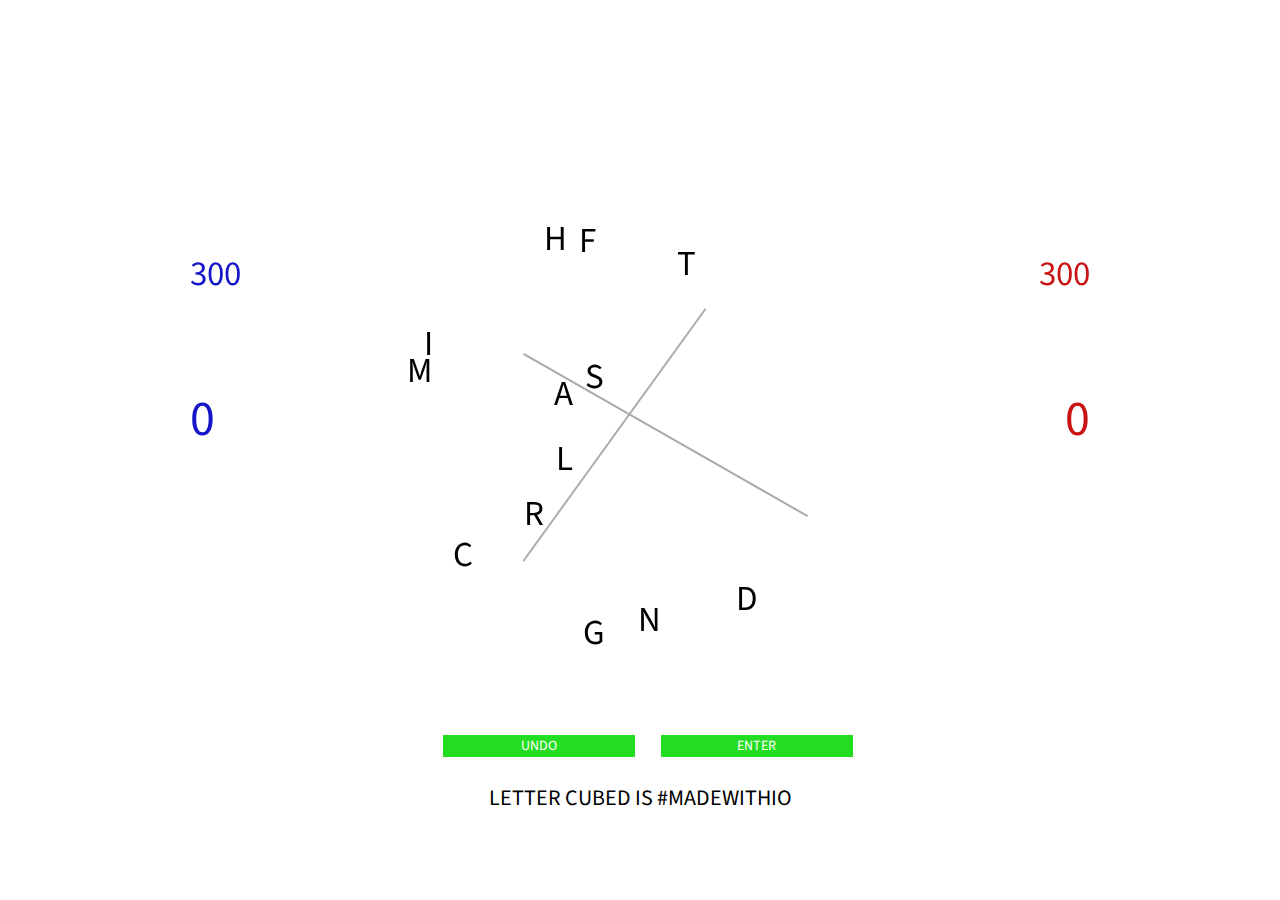
<file: ny-games/letter-cubed/english.html>
<!DOCTYPE html>
<html>
    <head>

      <meta charset="utf-8">
      <title>Letter Cubed | A variation on the NYT Letter Boxed</title>
        
      <link rel="shortcut icon" href="https://i.ibb.co/yNdd61G/temp.png" >
      <link href="https://fonts.googleapis.com/css2?family=Source+Sans+Pro:wght@600&display=swap" rel="stylesheet"> 
        
        
    </head>
    <style>
    
        body {

            background-color: white;

        }
   
        #me {

            display: block;
            margin: auto;
            margin-top: 5vh;

        }

        p {

            width: 25%;
            text-align: center;
            margin: auto;
            font-family: 'Source Sans Pro', sans-serif;
            font-size: 22px;

        }
        
        button {
            
            font-family: Source Sans Pro, sans-serif;
            font-size: 14px;
            background-color: #22dd22;
            color: white;
            border: 0px;
            
        }
        
        #word {
            
            height: 5vh;
            margin-top: 5vh;
            font-size: 50px;
            width: 100%;
            text-align: center;
            
        }

    </style>
    <body>

        <p id="word" >CLICK A LETTER</p>
        <canvas id="me" >Start streaming on a modern browser!</canvas>
        <button style="float: left; margin-left: 34vw; width: 15vw; margin-bottom: 25px;" onclick="undo()" >UNDO</button>
        <button style="margin-left: 2vw; width: 15vw; margin-bottom: 25px;" onclick="enter()" >ENTER</button>
        <p>LETTER CUBED IS #MADEWITHIO</p>

    </body>
    <script>

        var el = document.getElementById("me")
            el.width = window.innerHeight
            el.height = window.innerHeight * 2/3

        var c = el.getContext("2d")
            var w = c.canvas.width
            var h = c.canvas.height

  
        var x_Ra = [-1, 1]
        var y_Ra = [-1, 1]

        var theta = 1
        var alpha = 0.25
        var beta = 0.01
        var rotationSpeed = alpha*Math.PI/30

        var lightSources = [[1, 1, 0.5], [-1, -1, 0.5]]
        var luminosity = 2
        var distW = 2.5
        var shininess = 4
        
        var f1 = function(x)
        {return Math.sqrt(-Math.pow(x, 2)+1)}
        var f2 = function(x)
        {return -Math.sqrt(-Math.pow(x, 2)+1)}

        var i_hat = [1, 0]
        var j_hat = [0, 1]

            if ( Math.tan(theta) >= 0 )
            {

                if ( theta > Math.PI )
                {

                    i_hat[0] = -Math.sqrt(-1/(-1-Math.pow(Math.tan(theta), 2)))
                    i_hat[1] = f2(i_hat[0])

                }
                else {

                    i_hat[0] = Math.sqrt(-1/(-1-Math.pow(Math.tan(theta), 2)))
                    i_hat[1] = f1(i_hat[0])

                }

            }
            else
            {

                if ( theta > Math.PI )
                {
                
                    i_hat[0] = Math.sqrt(-1/(-1-Math.pow(Math.tan(theta), 2)))
                    i_hat[1] = f2(i_hat[0])

                }
                else {

                    i_hat[0] = -Math.sqrt(-1/(-1-Math.pow(Math.tan(theta), 2)))
                    i_hat[1] = f1(i_hat[0])

                }  

            }

            var nTheta = theta+Math.PI/2
            if ( Math.tan(nTheta) >= 0 )
            {

                if ( nTheta > Math.PI )
                {

                    j_hat[0] = -Math.sqrt(-1/(-1-Math.pow(Math.tan(nTheta), 2)))
                    j_hat[1] = f2(j_hat[0])

                }
                else {
                    
                    j_hat[0] = Math.sqrt(-1/(-1-Math.pow(Math.tan(nTheta), 2)))
                    j_hat[1] = f1(j_hat[0])

                }

            }
            else
            {

                if ( nTheta > Math.PI )
                {

                    j_hat[0] = Math.sqrt(-1/(-1-Math.pow(Math.tan(nTheta), 2)))
                    j_hat[1] = f2(j_hat[0])

                }
                else {
                    
                    j_hat[0] = -Math.sqrt(-1/(-1-Math.pow(Math.tan(nTheta), 2)))
                    j_hat[1] = f1(j_hat[0])

                }  

            }


        var mini = function(x)
        {

            return 1/(1+Math.exp(-x+2.5))

        }
        var blend = function(hue, int)
        {

            var mi = 0
            var max = 0
            for ( var i = 0; i < hue.length; i++ )
            {

                if ( hue[i] > max )
                {

                    mi = i
                    max = hue[i]

                }

            }
            r = [255*int*hue[0]/hue[mi], 255*int*hue[1]/hue[mi], 255*int*hue[2]/hue[mi]]
            return r

        }
        var co = function(rad)
        {

            if ( rad > Math.PI/2 ){ return -(rad-Math.PI/2)+Math.PI/2 }
            else if ( rad < -Math.PI ){ return (rad-Math.PI/2)-Math.PI/2 }
            else { return rad }

        }
        var brightness = function(x, y, z, lTheta, lPhi)
        {

            var avgx = x_Ra[1]/2
            var avgy = y_Ra[1]/2
            var avgz = 0
            for ( var i = 0; i < lightSources.length; i++ )
            {avgz+=lightSources[i][2]}
            avgz/=lightSources.length
            var dist = (Math.pow(avgx, 2)+Math.pow(avgy, 2)+Math.pow(avgz, 2))
            var displacements = []
            var angSThetas = []
            var angSPhis = []
            var angLThetas = []
            var angLPhis = []

            for ( var i = 0; i < lightSources.length; i++ )
            {

                displacements.push(dist/Math.max(Math.pow(x-lightSources[i][0], shininess)+
                Math.pow(y-lightSources[i][1], shininess)+Math.pow(z-lightSources[i][2], shininess), 0.01))
                angSThetas.push(co(Math.PI/2+Math.atan(lightSources[i][2]/Math.max(lightSources[i][0], 0.01))))
                angSPhis.push(co(Math.PI/2+Math.atan(lightSources[i][2]/Math.max(lightSources[i][1], 0.01))))
                angLThetas.push(1/Math.max(Math.pow(co(angSThetas[i])-co(lTheta), 2), 0.01))
                angLPhis.push(1/Math.max(Math.pow(co(angSPhis[i])-co(lPhi), 2), 0.01))
            
            }
            
            var displacement = 0
            var angLTheta = 0
            var angLPhi = 0

            for ( var i = 0; i < lightSources.length; i++ )
            {

                displacement+=displacements[i]
                angLTheta+=angLThetas[i]
                angLPhi+=angLPhis[i]

            }

            return mini(luminosity*(mini(displacement)+1/distW*(mini(angLTheta)+mini(angLPhi))))

        };
        var project2d = function(x, y, z)
        {

            away = (y-y_Ra[0])/(y_Ra[1]-y_Ra[0])
            avg = (y_Ra[1]-y_Ra[0]+x_Ra[1]-x_Ra[0])/2
            return [1/4*away+(-1/2*away+1)*(x-x_Ra[0])/(x_Ra[1]-x_Ra[0]),away+z/avg]

        }
        var project = function(x, y, z)
        {

            return project2d(i_hat[0]*x+j_hat[0]*y, i_hat[1]*x+j_hat[1]*y, z)

        }


        c.scale(1, -1)
        c.translate(0, -h)

        
        var letters = ['A', 'B', 'C', 'D', 'E', 'F', 'G', 'H', 'I', 'J', 'K', 'L', 'M', 
                       'N', 'O', 'P', 'Q', 'R', 'S', 'T', 'U', 'V', 'W', 'X', 'Y', 'Z']
        
        var relative_frequency = [8.497, 1.492, 2.202, 4.253, 11.162, 2.228, 2.015, 6.094, 7.546, 0.153, 1.292, 4.025, 2.406, 6.749, 7.507, 1.929, 0.095, 7.587, 6.327, 9.356, 2.758, 0.978, 2.560, 0.150, 1.994, 0.077]
        
        Object.defineProperty(Array.prototype, 'shuffle', {
            value: function() {
                for (let i = this.length - 1; i > 0; i--) {
                    const j = Math.floor(Math.random() * (i + 1));
                    [this[i], this[j]] = [this[j], this[i]];
                }
                return this;
            }
        });
        
        var letters_to_use = []
        var size_exceeded = false
        while (!size_exceeded) {
            for (var i = 0; i < letters.length; i++) {
                var duplicate = false
                for (var j = 0; j < letters_to_use.length; j++) {
                    if ( letters_to_use[j] == i ) {
                        duplicate = true
                    }
                }
                num = Math.random() * 100
                if ( num < 13 * relative_frequency[i] && !duplicate ) {
                    letters_to_use.push(i)
                }
            }
            if (letters_to_use.length > 13) {
                size_exceeded = true
            }
        }
        
        letters_to_use.shuffle()
        letters_to_use.splice(13, letters_to_use.length - 13)
        
        var target_distances = []
        
        var min = 100
        for ( var i = 0; i < letters_to_use.length; i++ ) {
            min = Math.min(min, relative_frequency[letters_to_use[i]])  
        }
        for ( var i = 0; i < letters_to_use.length; i++ ) {
            target_distances.push(min / relative_frequency[letters_to_use[i]])
        }
        
        var coordinates = []
        for ( var i = 0; i < letters_to_use.length; i++ ) {
            var prev_coordinate = [2 * Math.random() - 1, 2 * Math.random() - 1, 2 * Math.random() - 1]
            for ( var round = 0; round < 3; round++ ) {
                
                var current_dist = Math.sqrt(Math.pow(prev_coordinate[0], 2) + Math.pow(prev_coordinate[1], 2) + Math.pow(prev_coordinate[2], 2))
                if ( current_dist < target_distances[letters_to_use[i]] ){
                    
                    var max_co = 0
                    for ( var j = 1; j < prev_coordinate.length; j++ )
                    {
                        if ( Math.abs(prev_coordinate[j]) > Math.abs(prev_coordinate[max_co]) ) {
                            max_co = j
                        }
                    }
                    prev_coordinate[max_co] = 2 * Math.random() - 1
                    
                }
                else {
                    
                    var min_co = 0
                    for ( var j = 1; j < prev_coordinate.length; j++ )
                    {
                        if ( Math.abs(prev_coordinate[j]) < Math.abs(prev_coordinate[min_co]) ) {
                            min_co = j
                        }
                    }
                    prev_coordinate[min_co] = 2 * Math.random() - 1
                    
                }
                
            }
            coordinates.push(prev_coordinate)
        }
        
        var word = []
        var word_indices = []
        var turn = 0
        var words = [[], []]
        
        var timeA = 300
        var timeB = 300
        
        var countTimeA = function() {
            timeA--   
        }
        var countTimeB = function() {
            timeB--   
        }
        
        var scoreA = 0
        var scoreB = 0
        var timerA = setInterval(countTimeA, 1000)
        var timerB;
        
        var v = true
        var refresh = function()
        {

            if ( theta >= 2*Math.PI )
            {

                theta = 0+theta-2*Math.PI

            }

            if ( Math.tan(theta) >= 0 )
            {

                if ( theta > Math.PI )
                {

                    i_hat[0] = -Math.sqrt(-1/(-1-Math.pow(Math.tan(theta), 2)))
                    i_hat[1] = f2(i_hat[0])

                }
                else {

                    i_hat[0] = Math.sqrt(-1/(-1-Math.pow(Math.tan(theta), 2)))
                    i_hat[1] = f1(i_hat[0])

                }

            }
            else
            {

                if ( theta > Math.PI )
                {
                
                    i_hat[0] = Math.sqrt(-1/(-1-Math.pow(Math.tan(theta), 2)))
                    i_hat[1] = f2(i_hat[0])

                }
                else {

                    i_hat[0] = -Math.sqrt(-1/(-1-Math.pow(Math.tan(theta), 2)))
                    i_hat[1] = f1(i_hat[0])

                }  

            }

            var nTheta = (theta+Math.PI/2)%(2*Math.PI)
            if ( Math.tan(nTheta) >= 0 )
            {

                if ( nTheta > Math.PI )
                {

                    j_hat[0] = -Math.sqrt(-1/(-1-Math.pow(Math.tan(nTheta), 2)))
                    j_hat[1] = f2(j_hat[0])

                }
                else {
                    
                    j_hat[0] = Math.sqrt(-1/(-1-Math.pow(Math.tan(nTheta), 2)))
                    j_hat[1] = f1(j_hat[0])

                }

            }
            else
            {

                if ( nTheta > Math.PI )
                {

                    j_hat[0] = Math.sqrt(-1/(-1-Math.pow(Math.tan(nTheta), 2)))
                    j_hat[1] = f2(j_hat[0])

                }
                else {
                    
                    j_hat[0] = -Math.sqrt(-1/(-1-Math.pow(Math.tan(nTheta), 2)))
                    j_hat[1] = f1(j_hat[0])

                }  

            }


            c.fillStyle = "white"
            c.fillRect(0, 0, w, h)

            p1 = project(1, 0, 0)
            p2 = project(0, 1, 0)

            p1o = project(-1, 0, 0)
            p2o = project(0, -1, 0)

            c.strokeStyle = '#aaaaaa'

            c.beginPath()
            c.moveTo(w/4+w/2*p1[0], h/4+h/2*p1[1])
            c.lineTo(w/4+w/2*p1o[0], h/4+h/2*p1o[1])
            c.stroke()
            c.beginPath()
            c.moveTo(w/4+w/2*p2[0], h/4+h/2*p2[1])
            c.lineTo(w/4+w/2*p2o[0], h/4+h/2*p2o[1])
            c.stroke()
            
            for ( var point = 0; point < coordinates.length; point++ ) {
                p = project(...coordinates[point])
                c.save()
                c.translate(0, h)
                c.scale(1, -1)
                c.fillStyle = '#000000'
                c.font = '35px Source Sans Pro'
                c.textAlign = 'center'
                c.textBaseline = 'middle'
                c.fillText(letters[letters_to_use[point]], w/4+w/2*p[0], h - (h/4+h/2*p[1]))
                c.restore()
            }
            
            c.lineWidth = 2
            var color;
            if ( turn % 2 == 0 ) {
                c.fillStyle = 'rgba(20, 20, 200, 0.67)'
                c.strokeStyle = 'rgba(20, 20, 200, 0.67)'
            }
            else {
                c.fillStyle = 'rgba(200, 20, 20, 0.67)'
                c.strokeStyle = 'rgba(200, 20, 20, 0.67)'
            }
            
            for ( var i = 0; i < word_indices.length - 2; i++ ) {
                
                var p1 = project(...coordinates[word_indices[i]])
                var p2 = project(...coordinates[word_indices[i + 1]])
                var p3 = project(...coordinates[word_indices[i + 2]])
                
                c.beginPath()
                c.moveTo(w/4+w/2*p1[0], h/4+h/2*p1[1])
                c.lineTo(w/4+w/2*p2[0], h/4+h/2*p2[1])
                c.lineTo(w/4+w/2*p3[0], h/4+h/2*p3[1])
                c.lineTo(w/4+w/2*p1[0], h/4+h/2*p1[1])
                c.fill()
                c.stroke()
                
            }
            
            c.fillStyle = 'rgba(20, 20, 200, 0.15)'
            c.strokeStyle = 'rgba(20, 20, 200, 0.15)'
            for ( var i = 0; i < words[0].length; i++ ) {
                for ( var j = 0; j < words[0][i].length - 2; j++ ) {
                    
                    var p1 = project(...coordinates[words[0][i][j]])
                    var p2 = project(...coordinates[words[0][i][j + 1]])
                    var p3 = project(...coordinates[words[0][i][j + 2]])

                    c.beginPath()
                    c.moveTo(w/4+w/2*p1[0], h/4+h/2*p1[1])
                    c.lineTo(w/4+w/2*p2[0], h/4+h/2*p2[1])
                    c.lineTo(w/4+w/2*p3[0], h/4+h/2*p3[1])
                    c.lineTo(w/4+w/2*p1[0], h/4+h/2*p1[1])
                    c.fill()
                    c.stroke() 
                    
                }
            }
            
            c.fillStyle = 'rgba(200, 20, 20, 0.15)'
            c.strokeStyle = 'rgba(200, 20, 20, 0.15)'
            for ( var i = 0; i < words[1].length; i++ ) {
                for ( var j = 0; j < words[1][i].length - 2; j++ ) {
                    
                    var p1 = project(...coordinates[words[1][i][j]])
                    var p2 = project(...coordinates[words[1][i][j + 1]])
                    var p3 = project(...coordinates[words[1][i][j + 2]])

                    c.beginPath()
                    c.moveTo(w/4+w/2*p1[0], h/4+h/2*p1[1])
                    c.lineTo(w/4+w/2*p2[0], h/4+h/2*p2[1])
                    c.lineTo(w/4+w/2*p3[0], h/4+h/2*p3[1])
                    c.lineTo(w/4+w/2*p1[0], h/4+h/2*p1[1])
                    c.fill()
                    c.stroke() 
                    
                }
            }
            
            c.save()
            c.translate(0, h)
            c.scale(1, -1)
            c.font = '50px Source Sans Pro'
            c.textBaseline = 'center'
            
            c.textAlign = 'left'
            c.fillStyle = 'rgb(20, 20, 200)'
            c.fillText(Math.round(scoreA * 100), 0, h - (h/2))
            c.font = '35px Source Sans Pro'
            c.fillText(timeA, 0, h - (h * 3/4))
            
            c.textAlign = 'right'
            c.fillStyle = 'rgb(200, 20, 20)'
            c.font = '50px Source Sans Pro'
            c.fillText(Math.round(scoreB * 100), w, h - (h/2))
            c.font = '35px Source Sans Pro'
            c.fillText(timeB, w, h - (h * 3/4))
            
            c.restore()
            
            document.getElementById("word").innerHTML = word.join("")
            window.requestAnimationFrame(refresh)

        }

        var moveV = false
        var rotate = function(e)
        {

            if ( moveV ){ theta+=beta*e.movementX }
            if ( theta < 0 ){ theta = 2*Math.PI+theta }
            theta%=2*Math.PI

        }
       
        window.addEventListener("mousemove", rotate)
        window.addEventListener("mousedown", function(){ moveV = true })
        window.addEventListener("mouseup", function(){ moveV = false })
        
        var pick = function(e) {
            
            var x = e.clientX - c.canvas.offsetLeft
            var y = h - (e.clientY - c.canvas.offsetTop)
            
            var min_dist = 0
            for ( var i = 1; i < coordinates.length; i++ ) {
                point1 = project(...coordinates[i])
                point2 = project(...coordinates[min_dist])
                if ( Math.sqrt(Math.pow(x - (w/4+w/2*point1[0]), 2) + Math.pow(y - (h/4+h/2*point1[1]), 2)) < Math.sqrt(Math.pow(x - (w/4+w/2*point2[0]), 2) + Math.pow(y - (h/4+h/2*point2[1]), 2)) )
                {
                    min_dist = i
                }
            }
            
            if ( word[word.length - 1] != letters[letters_to_use[min_dist]] ) {
                word.push(letters[letters_to_use[min_dist]])
                word_indices.push(min_dist)   
            }
            
        }
        
        var moved = false
        var decideClick = function(e) {
            if ( e.type == "mousedown" ) {
                moved = false
            }
            if ( e.type == "mousemove" ) {
                moved = true
            }
            if ( e.type == "mouseup" && moved == false ) {
                pick(e)
            }
        }
        
        c.canvas.addEventListener("mousedown", decideClick)
        c.canvas.addEventListener("mousemove", decideClick)
        c.canvas.addEventListener("mouseup", decideClick)
        
        var undo = function() {
            if ( word.length > 0 ) {
                word.splice(word.length - 1, 1)
                word_indices.splice(word_indices.length - 1, 1)
            }
        }
        var enter = function() {  
            
            var duplicate = false
            for (var t = 0; t < words.length; t++) {
                for ( var w = 0; w < words[t].length; w++ ) {
                    
                    current_word = []
                    for ( var char = 0; char < words[t][w].length; char++ ) {
                        current_word.push(letters[letters_to_use[words[t][w][char]]])
                    }
                    
                    if ( current_word.join("") == word.join("") ) {
                        duplicate = true
                    }
                    
                }
            }
            
            if ( !duplicate ) {
                
                for ( var i = 0; i < word_indices.length - 2; i++ ) {
                
                    var p1 = coordinates[word_indices[i]]
                    var p2 = coordinates[word_indices[i + 1]]
                    var p3 = coordinates[word_indices[i + 2]]
                    
                    var dist1 = Math.sqrt(Math.pow(p1[0] - p2[0], 2) + Math.pow(p1[1] - p2[1], 2) + Math.pow(p1[2] - p2[2], 2))
                    var dist2 = Math.sqrt(Math.pow(p2[0] - p3[0], 2) + Math.pow(p2[1] - p3[1], 2) + Math.pow(p2[2] - p3[2], 2))
                    var dist3 = Math.sqrt(Math.pow(p3[0] - p1[0], 2) + Math.pow(p3[1] - p1[1], 2) + Math.pow(p3[2] - p1[2], 2))
                    
                    var s = (dist1 + dist2 + dist3) / 2
                    
                    if ( turn % 2 == 0 ) {
                        scoreA += Math.sqrt(s * (s - dist1) * (s - dist2) * (s - dist3))
                    }
                    else {
                        scoreB += Math.sqrt(s * (s - dist1) * (s - dist2) * (s - dist3))
                    }
                
                }
                
                words[turn % 2].push(word_indices)
                word = []
                word_indices = []
                
                turn++
                
                if ( turn % 2 == 0 && timeA <= 0 ) {
                    turn++
                }
                if ( turn % 2 == 1 && timeB <= 0 ) {
                    turn++
                }
                
                if ( turn % 2 == 1 ) {
                    clearInterval(timerA)
                    timerB = setInterval(countTimeB, 1000)
                }
                else {
                    clearInterval(timerB)
                    timerA = setInterval(countTimeA, 1000)
                }
                
            }
                 
        }
        
        refresh()

    </script>
</html>
</file>
<file: index.css>
/* fonts */
@import url('https://fonts.googleapis.com/css2?family=Merriweather:wght@300&family=Noto+Sans+Ethiopic&family=Open+Sans:wght@500&family=Rubik:wght@700&display=swap');

/* variables */
/* dark theme */
.dark {
  /* filters */
  --scrim: brightness(1.2);

  /* colors */
  --fg: #eee;
  --bg: #333;
  --button: #555;
  --shadow: rgba(0, 0, 0, 0.75);
  --selected: #609eef;
}

.dark .icon {
  filter: invert();
}

/* light theme */
:root {
  /* padding */
  /* global */
  --pad-x: 10vw;
  --pad-y: 10vh;
  /* elements */
  --pad-small: 10px;
  --pad-medium: 20px;
  --pad-large: 40px;
  --pad-tooltip: 5px 5px;
  --offset-tooltip: 125%;

  /* margins */
  --sep-small: 20px;
  --sep-medium: 50px;
  --sep-large: 100px;

  /* radii */
  --radius-small: 5px;
  --radius-medium: 10px;

  /* sizes */
  --size-tiny: 25px;
  --size-small: 50px;
  --size-medium-small: 75px;
  --size-medium: 135px;
  --size-mid-large: 200px;
  --size-large: 350px;
  --text-medium: 550px;

  /* fonts */
  --display: 'Rubik', sans-serif;
  --display-size: 40px;
  --header: 'Merriweather', serif;
  --header-size: 28px;
  --body: 'Open Sans', sans-serif;
  --body-size: 18px;
  --amh: 'Noto Sans Ethiopic', sans-serif;

  /* filters */
  --scrim: brightness(0.8);
  --shadow-small-soft: 0 0 10px 0 var(--shadow);

  /* colors */
  --fg: #333;
  --bg: #eee;
  --tooltip: black;
  --contrast-text: white;
  --button: #ccc;
  --shadow: rgba(0, 0, 0, 0.5);
  --selected: #1a73e8;
  --accent-1: #e56ef0;
  --accent-2: #dfa143;
  --accent-3: #6cd35f;
}


/* elements */
/* body region */
body {
  padding-left: var(--pad-x);
  padding-right: var(--pad-x);
  padding-top: var(--pad-y);
  padding-bottom: var(--pad-y);

  background-color: var(--bg);
  color: var(--fg);

  font-family: var(--body);
  font-size: var(--body-size);
}

/* headers */
h1 {
  font-size: var(--display-size);
}

h1,
h2,
h3 {
  font-family: var(--display);
  vertical-align: middle;
}

h2,
h3 {
  margin-top: var(--sep-medium);
}

/* rulers */
hr {
  width: 75%;
}

/* body text */
p {
  width: var(--text-medium);
  margin-bottom: var(--sep-small);
}

/* links */
a {
  color: var(--selected);
  text-decoration: none;
}

a:hover {
  filter: var(--scrim);
  text-decoration: underline;
}

/* replace default button styling */
button {
  border: none;
  padding: var(--pad-small);
  cursor: pointer;

  background-color: var(--button);
  color: var(--fg);
}

button .material-symbols-outlined {
  vertical-align: top;
}

button:hover {
  filter: var(--scrim);
  box-shadow: var(--shadow-small-soft);
  color: var(--selected);
}


/* components */
/* nav bar */
#nav-bar {
  position: absolute;
  left: 0;
  top: 0;
  width: 100%;
  height: var(--size-medium-small);
  padding: var(--pad-medium);
  padding-right: calc(2 * var(--pad-x));
}

#nav-bar a {
  float: right;
  height: calc(var(--size-medium-small) - 2 * var(--pad-medium));
  line-height: calc(var(--size-medium-small) - 2 * var(--pad-medium));
  margin-left: var(--sep-small);
  font-weight: bold;
}

#nav-bar a:hover {
  color: var(--contrast-text);
  padding-left: var(--pad-small);
  padding-right: var(--pad-small);
  text-decoration: none;
  filter: none;
  animation: highlightNav 0.5s forwards;
}

#nav-projects:hover {
  background: linear-gradient(45deg, var(--accent-1), var(--button));
}

#nav-oss:hover {
  background: linear-gradient(45deg, var(--accent-2), var(--button));
}

#nav-research:hover {
  background: linear-gradient(45deg, var(--accent-3), var(--button));
}

/* tooltip */
/* tooltip container */
.tooltip {
  position: relative;
  display: inline-block;
}

/* tooltip text */
.tooltip .tooltip-text {
  visibility: hidden;
  min-width: var(--size-medium);
  padding: var(--pad-tooltip);
  border-radius: var(--radius-small);
  text-align: center;

  background-color: var(--tooltip);
  color: var(--contrast-text);

  /* position tooltip text */
  position: absolute;
  z-index: 1;
  right: var(--offset-tooltip);
}

/* show tooltip on hover */
.tooltip:hover .tooltip-text {
  visibility: visible;
}

/* in-text tooltip */
/* tooltip container */
.body-tooltip {
  position: relative;
  display: inline-block;
}

/* tooltip text */
.body-tooltip .body-tooltip-text {
  visibility: hidden;
  min-width: var(--size-medium);
  padding: var(--pad-tooltip);
  border-radius: var(--radius-small);
  text-align: center;
  font-weight: normal;

  background-color: var(--tooltip);
  color: var(--contrast-text);

  /* position tooltip text */
  position: absolute;
  z-index: 1;
  left: calc(50% - var(--size-medium) / 2);
  top: calc(-125%);
}

/* show tooltip on hover */
.body-tooltip:hover .body-tooltip-text {
  visibility: visible;
}

/* card */
/* card container */
.card {
  width: 100%;
  transition: transform 0.5s;

  margin-right: var(--pad-medium);
  margin-bottom: var(--sep-medium);
}

/* card header image */
.cover {
  width: var(--size-large);
  height: var(--size-large);
  object-fit: cover;
  border-radius: var(--radius-medium);
  transition: transform 0.5s;
  float: left;
  margin-right: var(--sep-medium);
}

.cover:hover {
  transform: scale(0.9);
}

/* card link */
.card .tag {
  vertical-align: middle;
}

.card .tag:hover {
  text-decoration: none;
}

/* card link icon */
.card .icon {
  width: auto;
  max-height: none;
  border-radius: 0;
  vertical-align: middle;
}

/* card header title */
.card h2 {
  margin-top: var(--sep-small);
}

/* card body paragraph */
.card p {
  margin-top: var(--sep-small);
  width: calc(100% - var(--size-large) - var(--sep-medium) - var(--pad-x));
  margin-left: calc(var(--size-large) + var(--sep-medium));
}


/* classes */
/* material symbol font */
.material-symbols-outlined {
  font-variation-settings:
    'FILL' 0,
    'wght' 400,
    'GRAD' 0,
    'opsz' 48
}

/* circles */
.circle {
  border-radius: 50%;
  width: var(--size-small);
  height: var(--size-small);
}

/* icon */
.icon {
  display: inline-block;
  margin-left: var(--pad-small);
  margin-right: var(--pad-small);
  vertical-align: middle;

  width: var(--size-tiny);
  height: var(--size-tiny);
}

/* profile photo */
.pfp {
  display: inline;
  vertical-align: middle;
}

/* accompanying header */
.pfp-title {
  display: inline-block;
  margin-left: var(--pad-small);
}

/* subtitle */
.subtitle {
  font-family: var(--header);
  font-size: var(--header-size);
}

/* username link */
.tag {
  font-weight: bold;
}

/* Amharic text */
.amh {
  font-family: var(--amh);
}

/* Control button */
.control {
  float: right;
  margin-right: var(--pad-x);
}


/* elements */
/* header container */
#header {
  margin-top: var(--pad-small);
  margin-left: var(--pad-small);
}

/* page title */
#title {
  height: var(--size-small);
  line-height: var(--size-small);
}

/* corresponding subtitle */
#title-subtitle {
  margin-left: calc(var(--size-small) + var(--pad-small));
}

/* supplemental info container */
#supplement {
  margin-top: var(--sep-small);
  margin-left: calc(var(--size-small) + var(--pad-small));
}

#supplement p {
  margin-bottom: 0;
}

/* bio snippet */
#bio {
  margin-top: var(--sep-medium);
  margin-bottom: var(--sep-medium);
  margin-left: calc(var(--size-small) + var(--pad-small));
}

/* intro,oss container */
#intro,
#oss,
#research {
  margin-left: calc(var(--size-small) + var(--pad-small));
  margin-bottom: var(--sep-large);
}

/* project scroller */
#scroll-projects {
  top: var(--pad-medium);
}

/* scroll to top */
#scroll-top {
  margin-right: 0;
  margin-top: calc((var(--size-medium) - 2 * var(--pad-medium) - var(--size-small)) / 2);
}

/* content container */
#content,
#oss-content,
#research-content {
  display: flex;
  flex-wrap: wrap;
}

/* footer */
#footer {
  margin-top: var(--sep-large);
  margin-bottom: 0;
  height: var(--size-medium);
  padding: var(--pad-medium);
  border-radius: var(--radius-medium);
  background: linear-gradient(45deg, var(--accent-1) 0%, var(--accent-2) 50%, var(--accent-3) 100%);
}


/* responsive design */
@media (max-width: 1000px) {
  :root {
    /* sizes */
    --text-medium: 400px;
  }

  /* stop content wrapping */
  #content,
  #oss-content,
  #research-content {
    flex-direction: column;
  }

  /* don't wrap text around cover */
  .card {
    padding-left: calc(var(--size-small) + var(--pad-small));
    padding-right: calc(var(--size-small) + var(--pad-small));
  }

  .cover {
    float: none;
    margin: auto;
  }

  .card p {
    width: 100%;
    margin-left: 0;
  }
}

@media (max-width: 750px) {
  :root {
    /* padding */
    /* global */
    --pad-x: 2.5vw;
  }
}

@media (max-width: 580px) {
  /* block pfp image */
  .pfp {
    display: block;
  }

  /* fit title */
  #title {
    height: fit-content;
  }

  /* remove margins */
  #title-subtitle,
  #supplement,
  #bio,
  #intro,
  #oss,
  #research {
    margin-left: var(--pad-small);
  }
}

/* mobile */
@media (max-width: 475px) {
  #nav-bar {
    height: calc(2 * var(--size-medium-small));
  }

  #switch-theme {
    top: var(--sep-medium);
  }

  p, #bio {
    width: 100%;
  }

  .card {
    padding: var(--pad-small);
  }
}

/* animations */
/* nav bar hover */
@keyframes highlightNav {
  0% {
    height: calc(var(--size-medium-small) - 2 * var(--pad-medium));
    line-height: calc(var(--size-medium-small) - 2 * var(--pad-medium));
    margin-top: 0;
  }

  100% {
    height: calc(var(--size-medium-small) - 2 * var(--pad-medium) + var(--pad-small));
    line-height: calc(var(--size-medium-small) - 2 * var(--pad-medium) + var(--pad-small));
    margin-top: calc(-1 / 2 * var(--pad-medium));
  }
}
</file>
